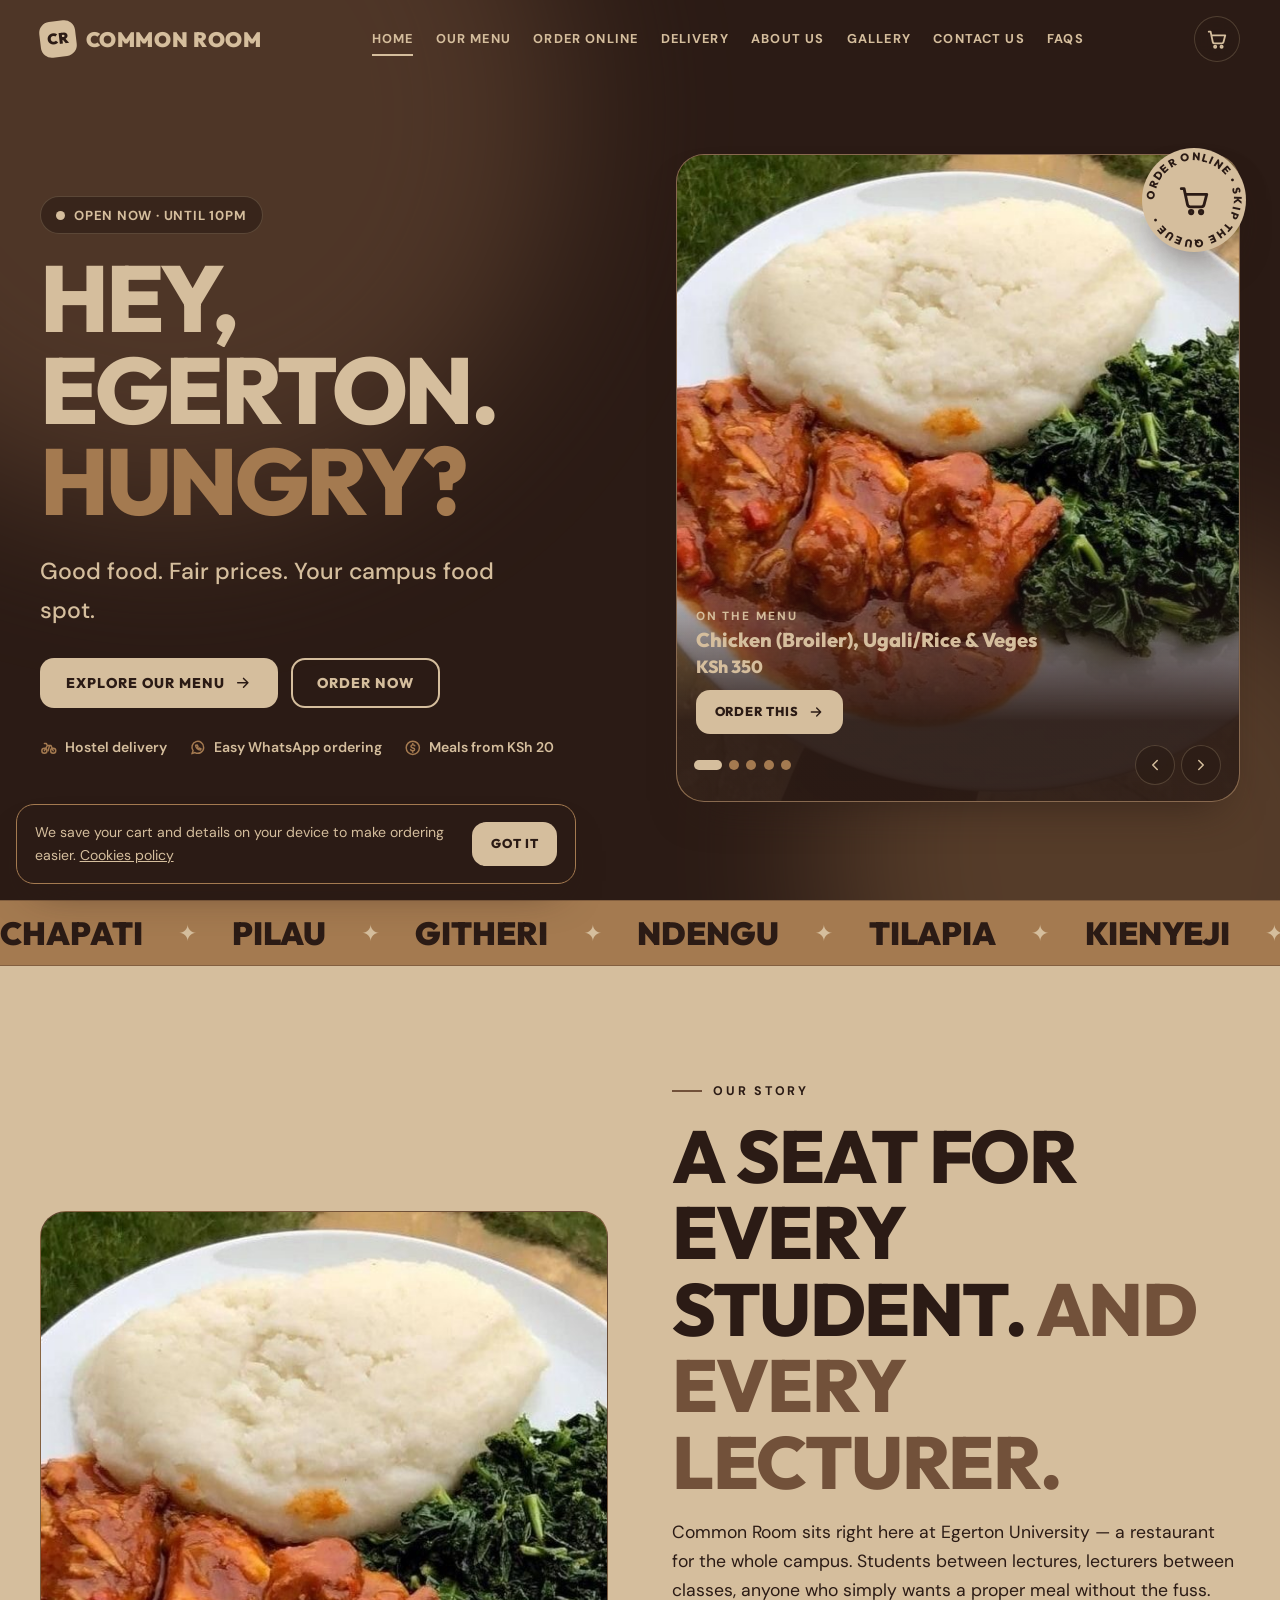
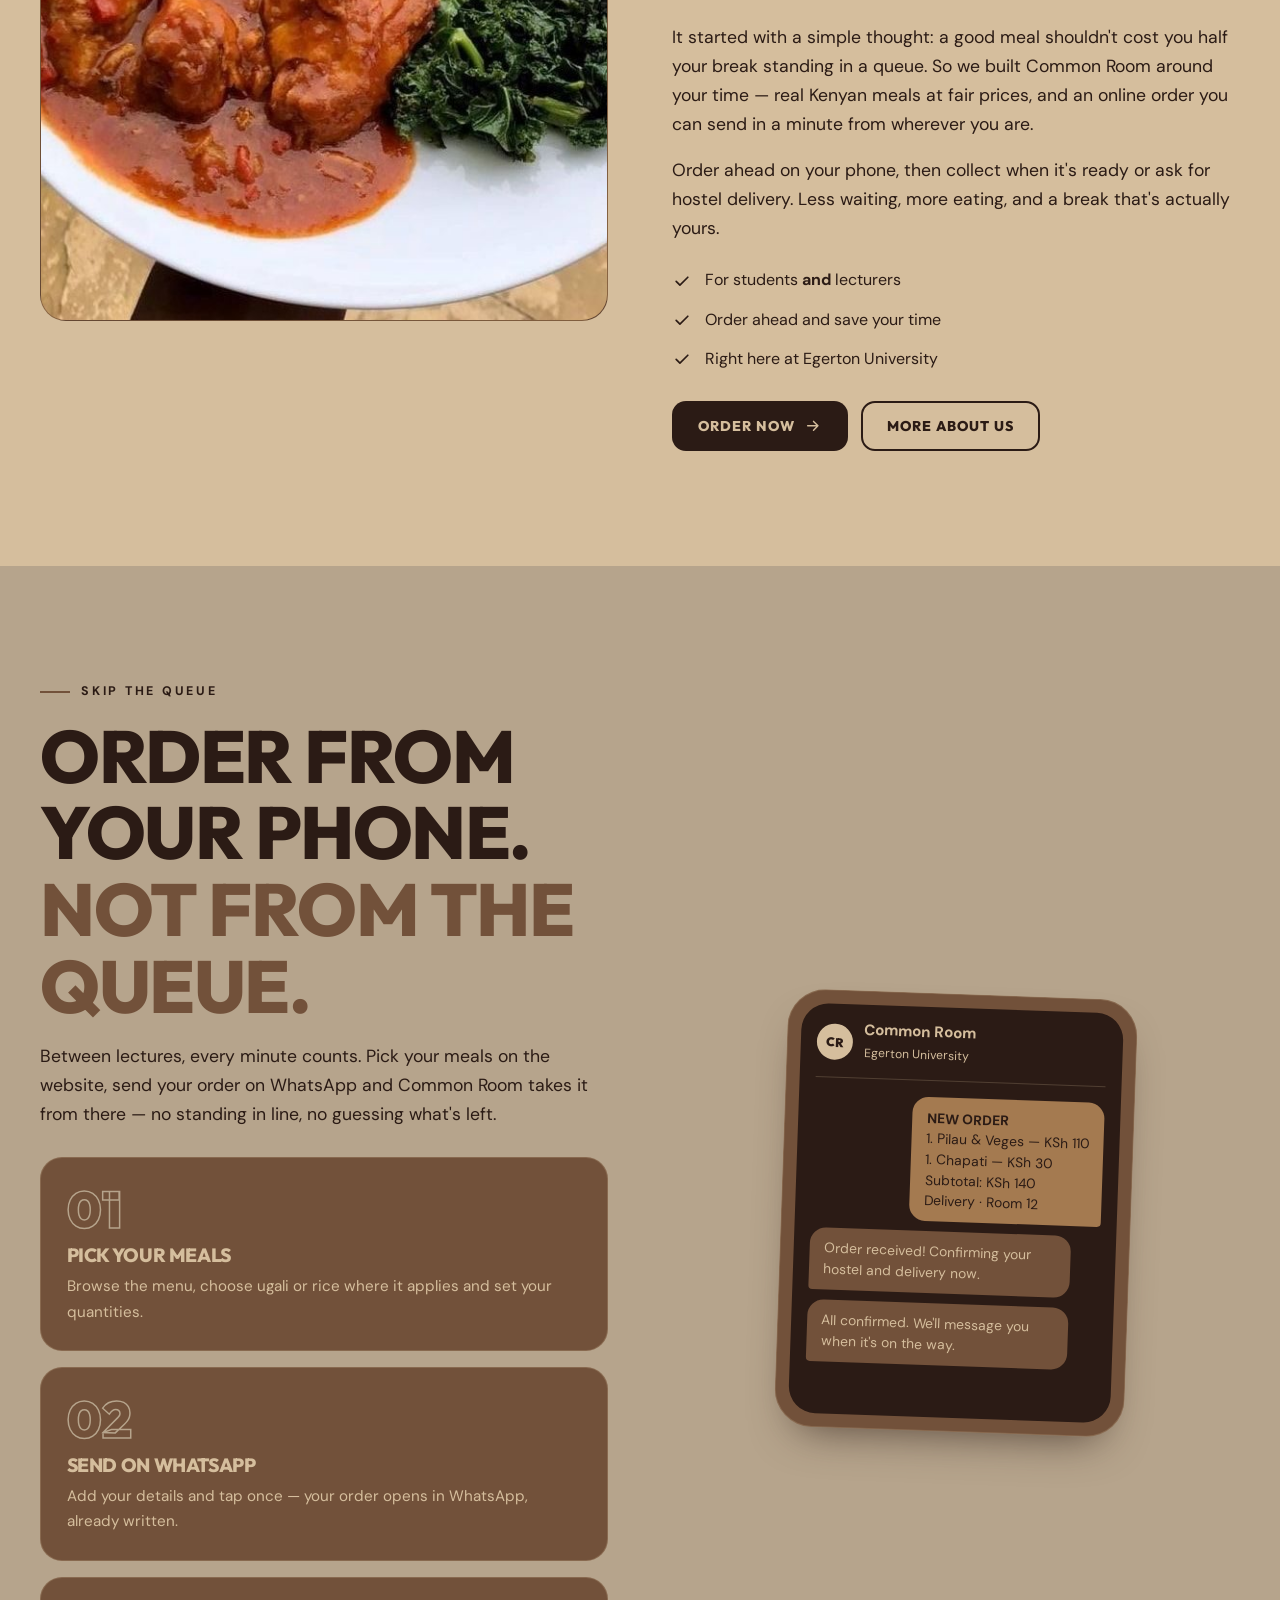
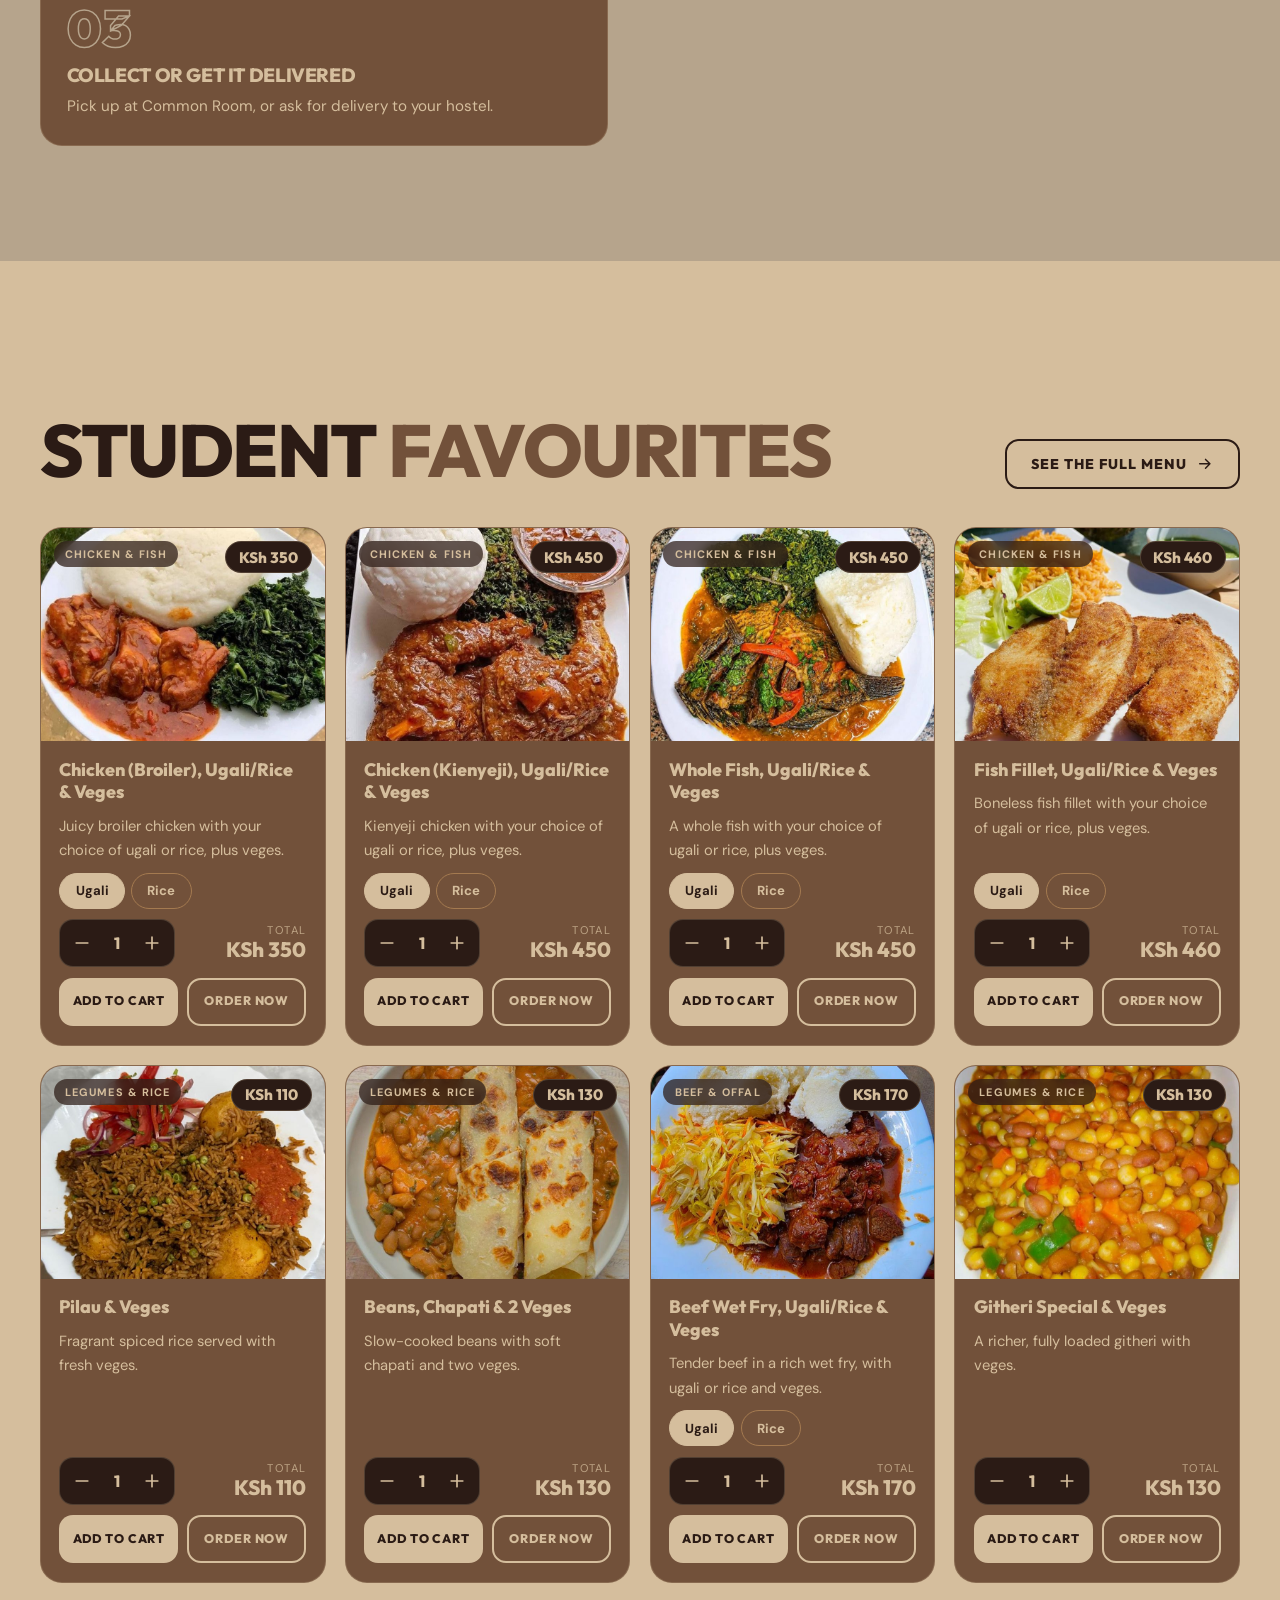
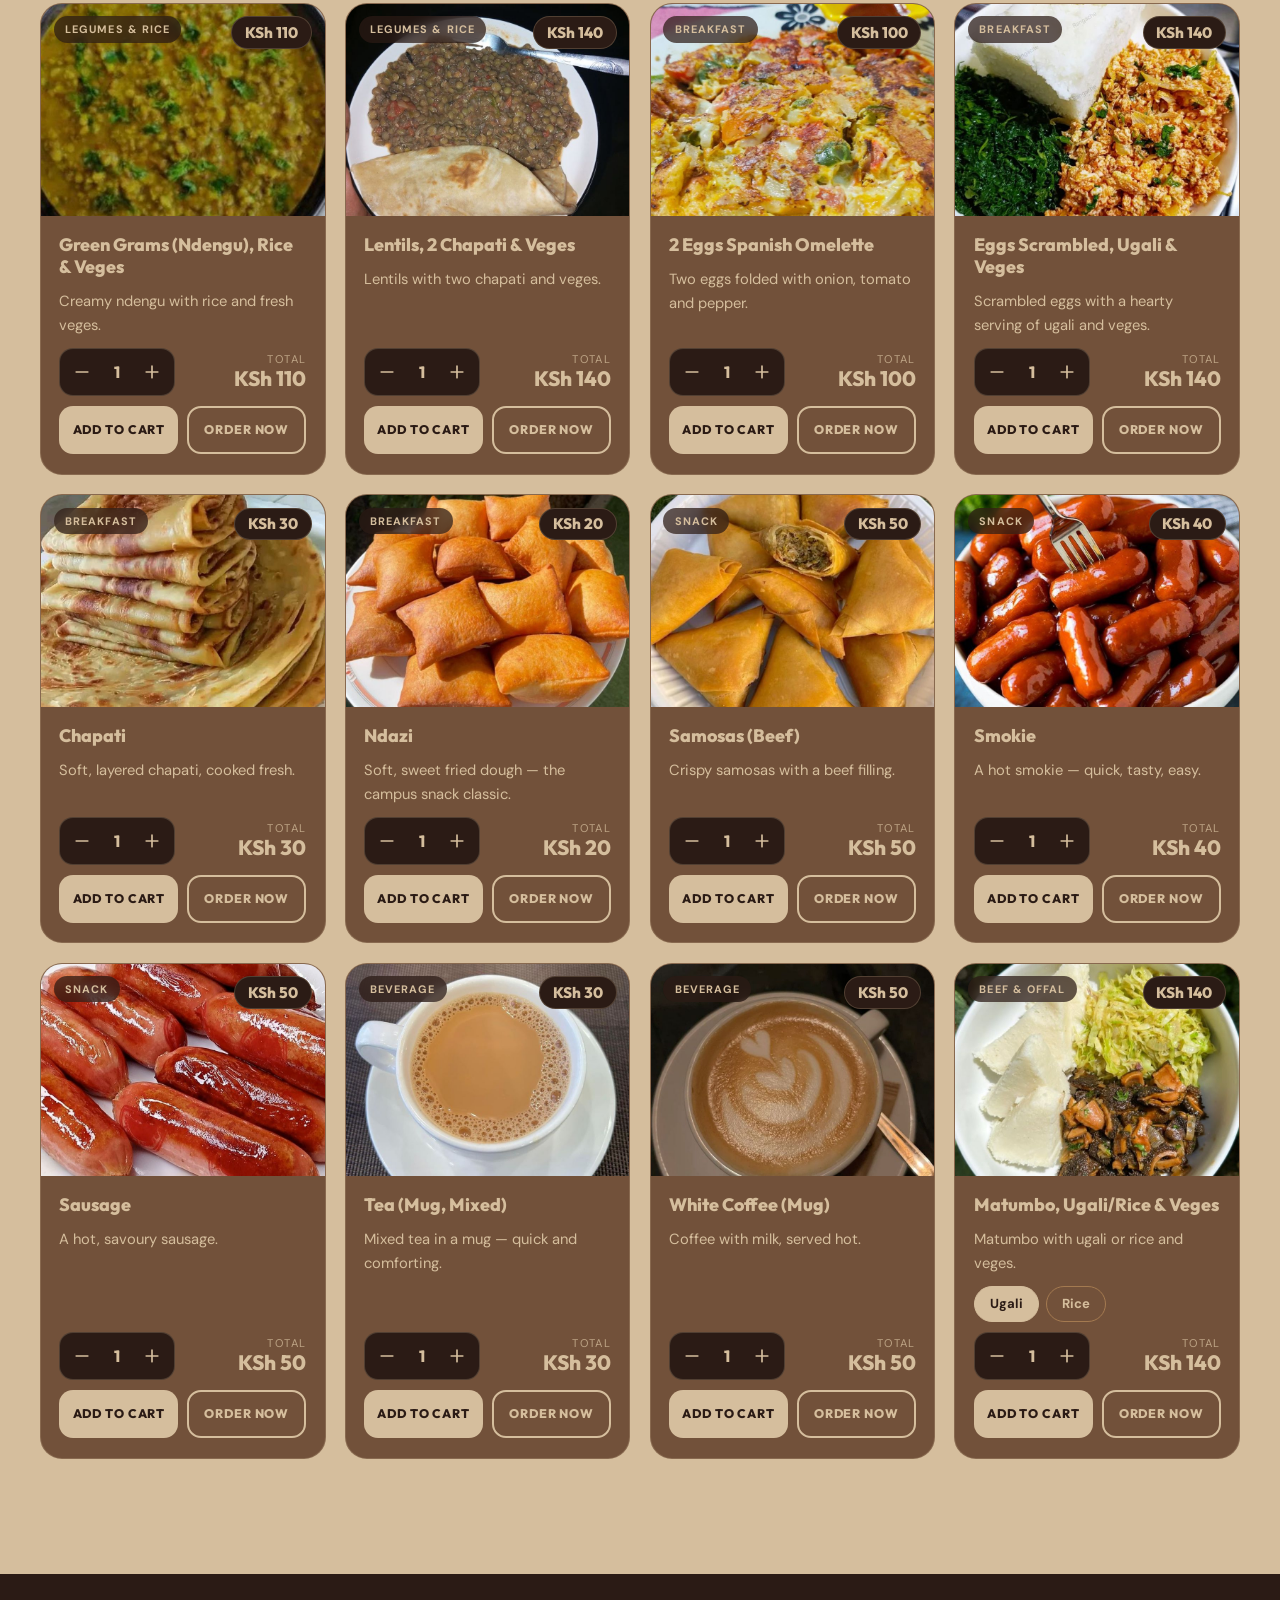
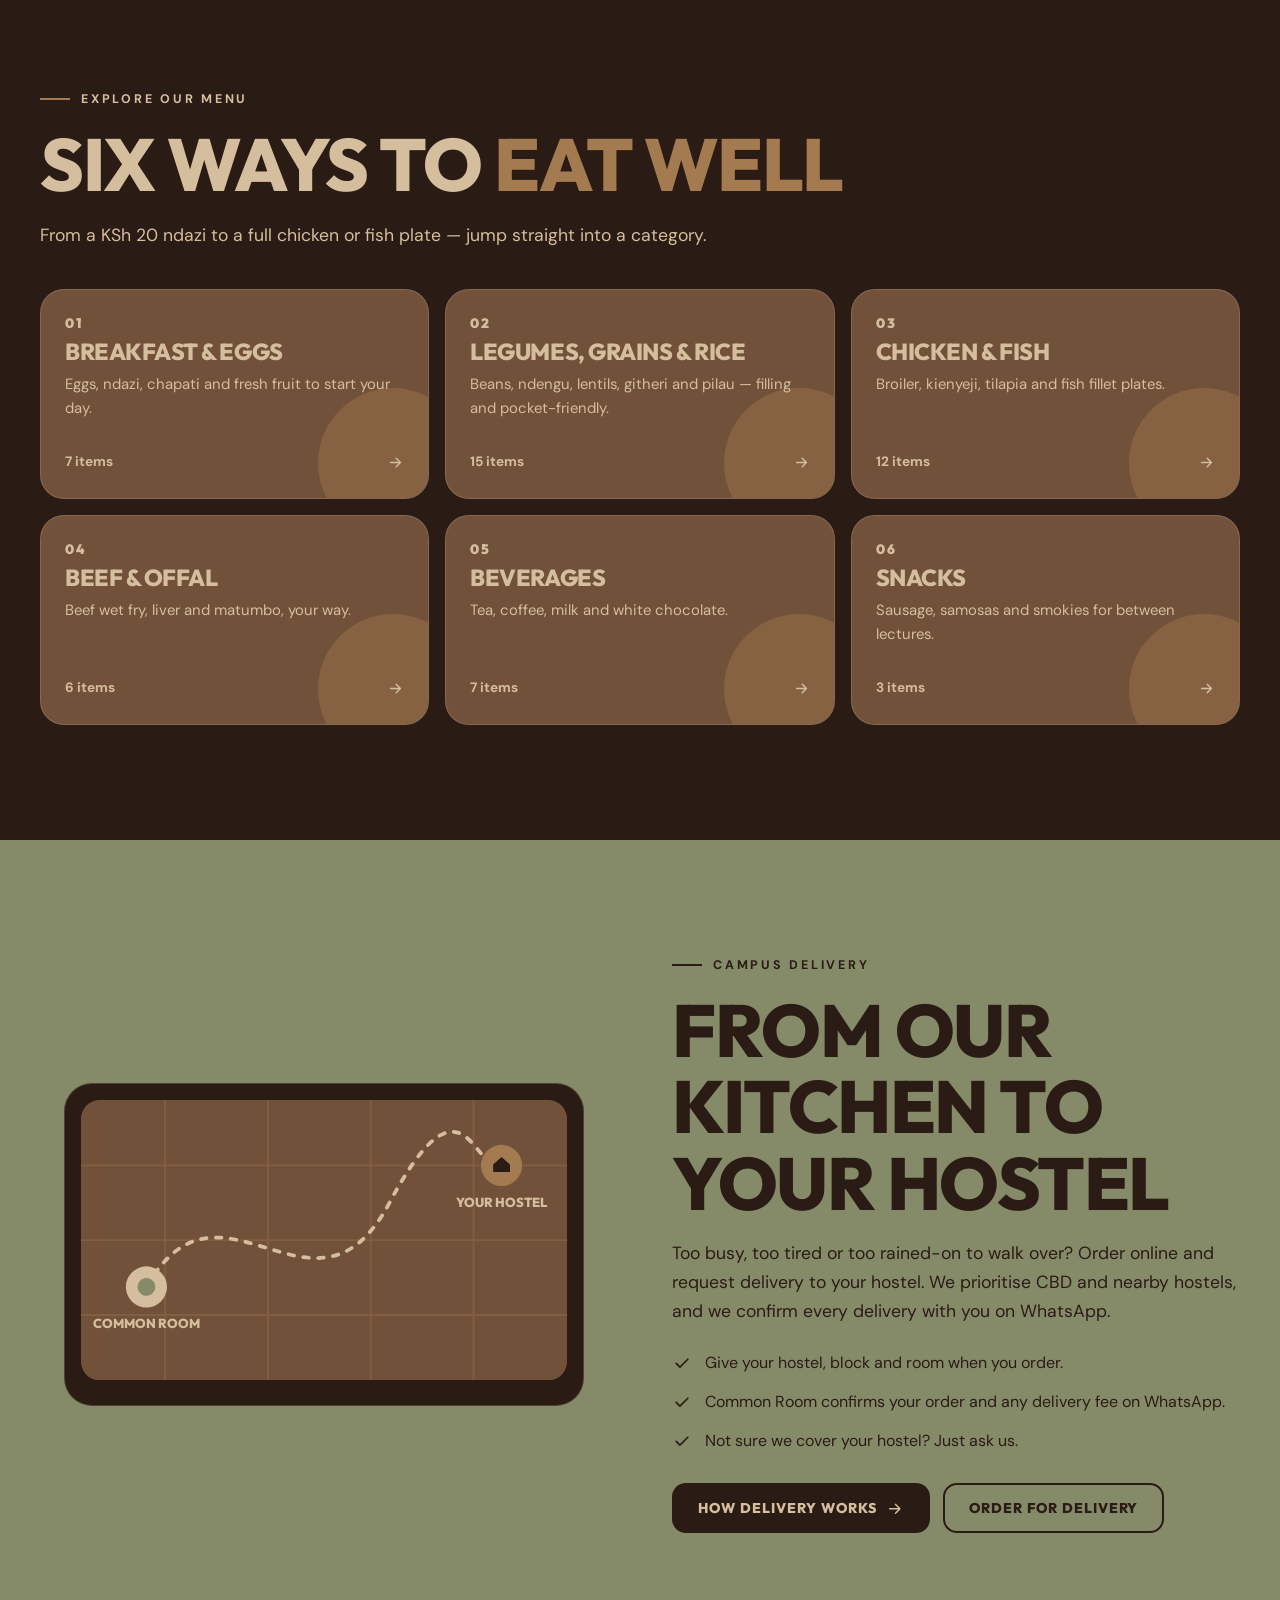
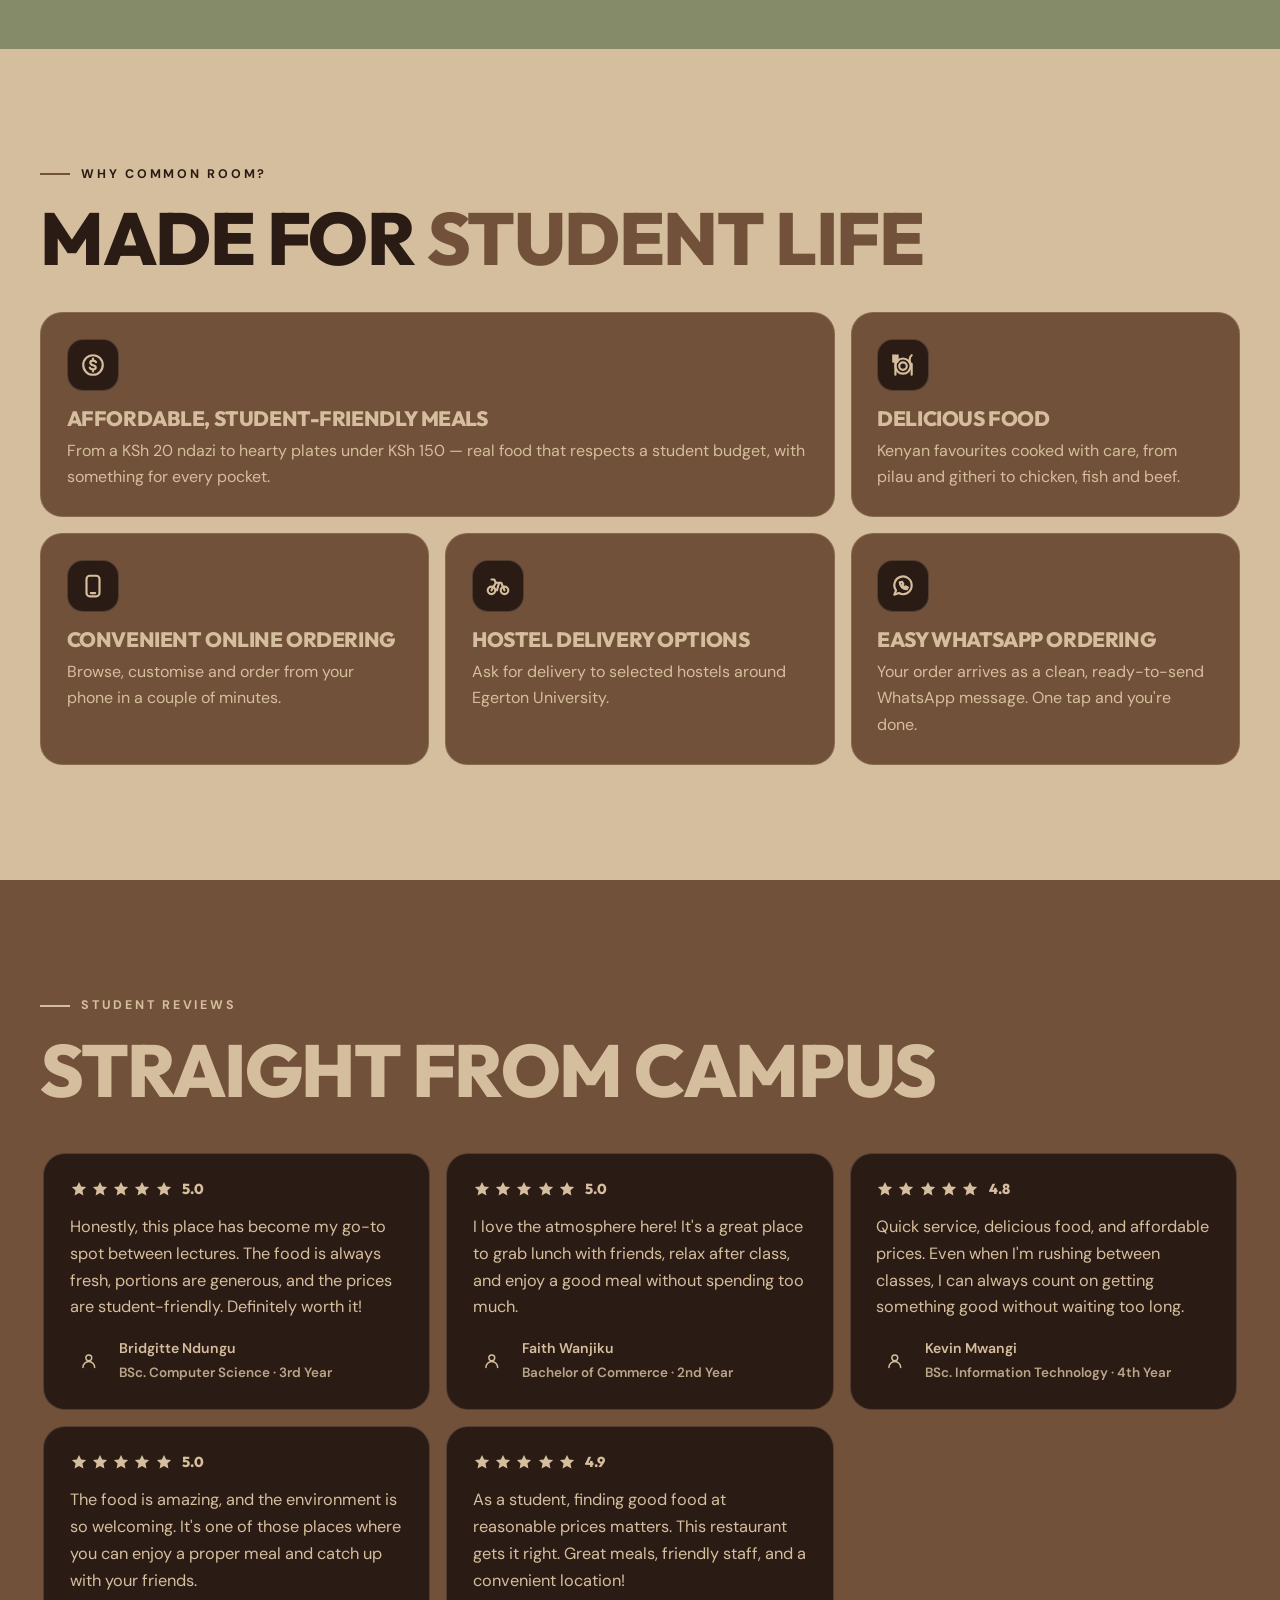
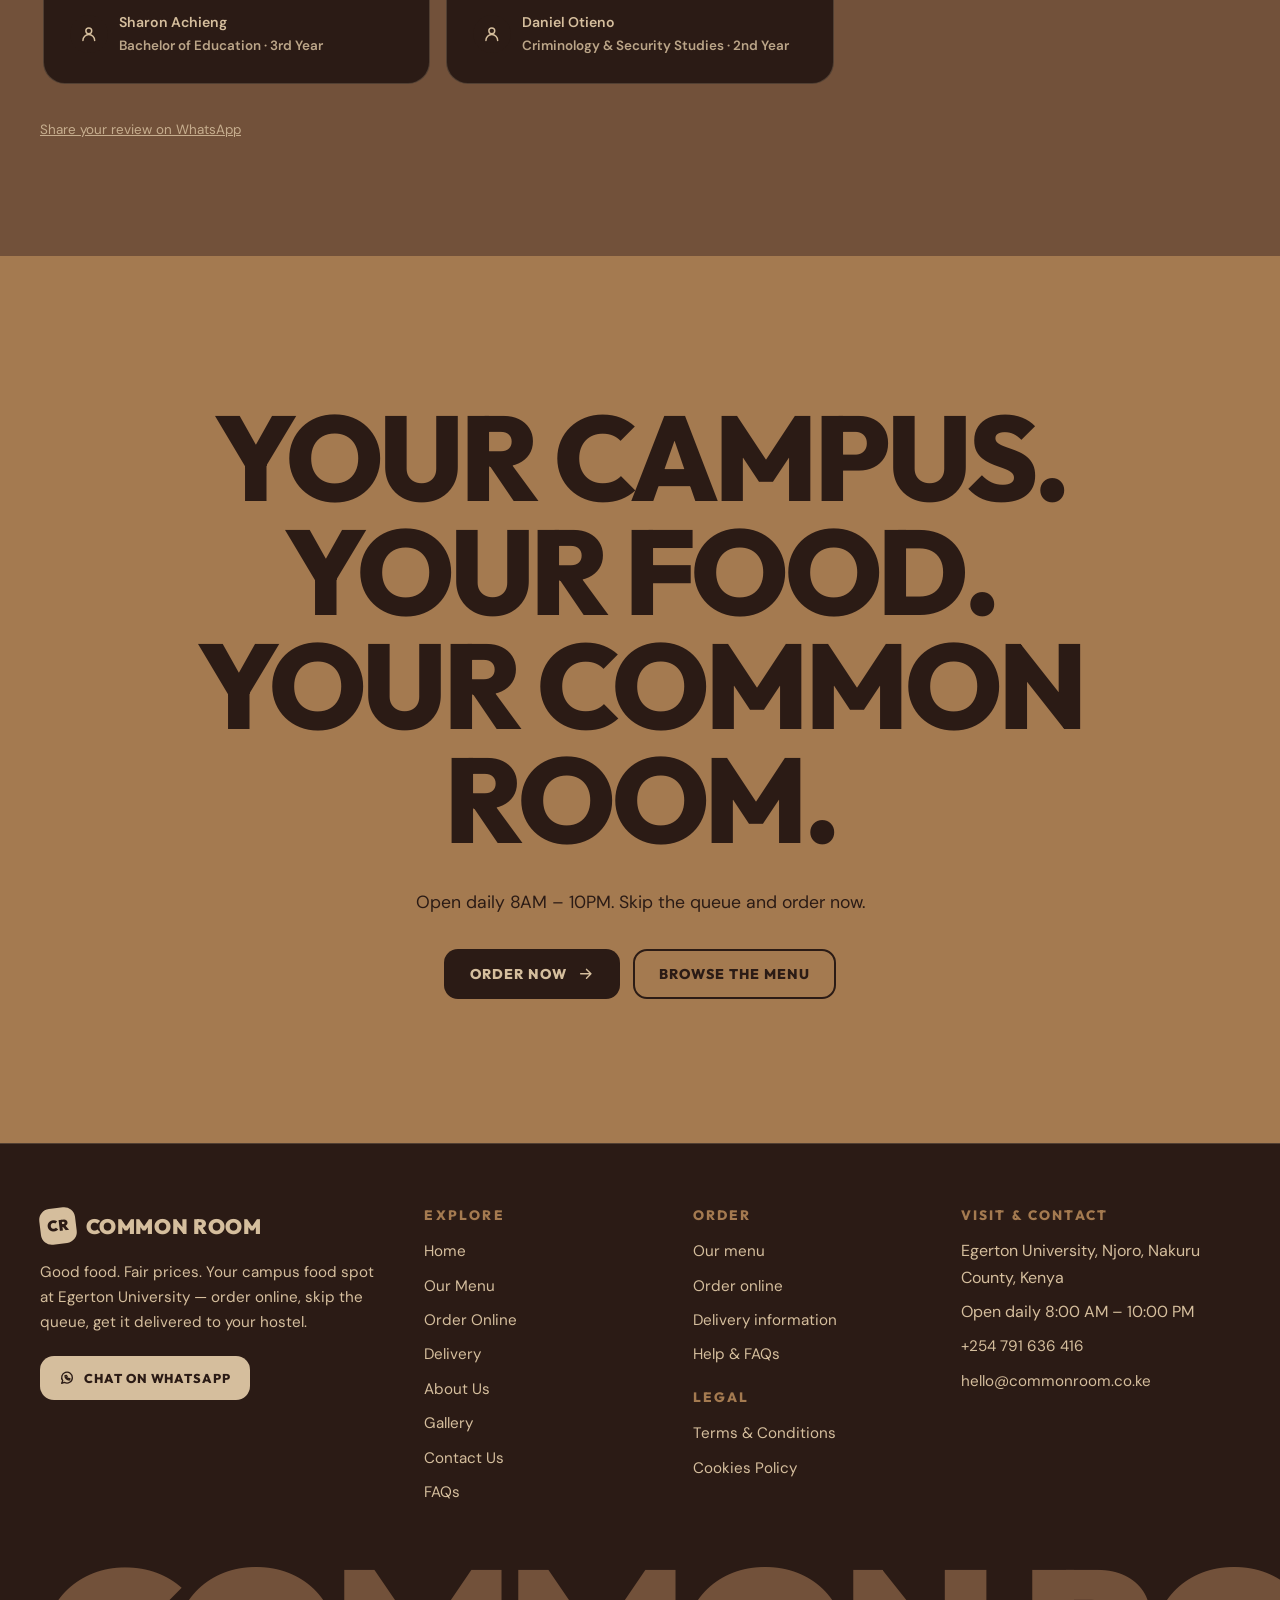
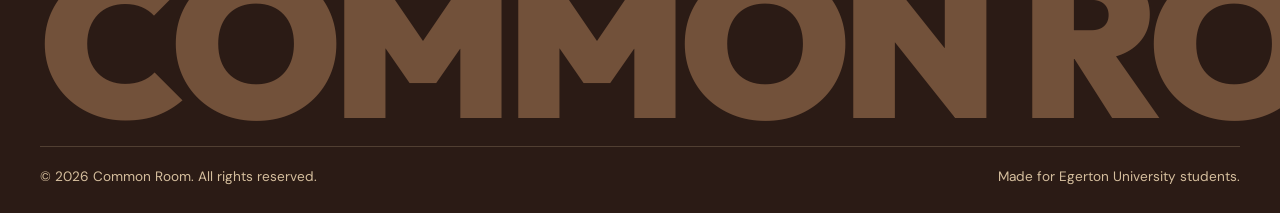
<file: index.html>
<!doctype html>
<html lang="en">
<head>
<meta charset="utf-8">
<meta name="viewport" content="width=device-width,initial-scale=1">
<title>COMMON ROOM — Student Food & Hostel Delivery at Egerton University</title>
<meta name="description" content="Common Room is the restaurant at Egerton University for students and lecturers. Browse the menu, order online, skip the queue and get food delivered to your hostel.">
<meta name="theme-color" content="#2B1B15">
<link rel="icon" href="data:image/svg+xml,%3Csvg xmlns='http://www.w3.org/2000/svg' viewBox='0 0 64 64'%3E%3Crect width='64' height='64' rx='16' fill='%23D5BE9D'/%3E%3Ctext x='32' y='42' font-size='28' font-weight='800' text-anchor='middle' fill='%232B1B15' font-family='Arial'%3ECR%3C/text%3E%3C/svg%3E">
<link rel="preconnect" href="https://fonts.googleapis.com"><link rel="preconnect" href="https://fonts.gstatic.com" crossorigin>
<link href="https://fonts.googleapis.com/css2?family=DM+Sans:wght@400;500;700&family=Outfit:wght@700;800;900&display=swap" rel="stylesheet">
<link rel="stylesheet" href="css/style.css">
<noscript><style>.pt{display:none}.rv,.fade,.show,.media img{opacity:1;transform:none}.ln>span{transform:none}</style></noscript>
</head>
<body data-page="index.html">
<main id="main">
<section class="hero"><div class="blob b1"></div><div class="blob b2"></div>
<div class="wrap hero-grid">
 <div class="hero-copy">
  <p class="pill fade" style="--i:0" data-open-badge></p>
  <h1 class="hero-title" aria-label="Hey, Egerton. Hungry?"><span class="ln"><span style="--i:0">HEY,</span></span><span class="ln"><span style="--i:1">EGERTON.</span></span><span class="ln hl"><span style="--i:2">HUNGRY?</span></span></h1>
  <p class="hero-sub fade" style="--i:3">Good food. Fair prices. Your campus food spot.</p>
  <div class="cta-row fade" style="--i:4"><a class="btn btn-primary" href="menu.html">Explore our menu <svg class="arr" viewBox="0 0 24 24" fill="none" stroke="currentColor" stroke-width="2" stroke-linecap="round" stroke-linejoin="round" aria-hidden="true"><path d="M5 12h14M13 6l6 6-6 6"/></svg></a><a class="btn btn-ghost" href="order.html">Order now</a></div>
  <div class="trust fade" style="--i:5"><span><svg viewBox="0 0 24 24" fill="none" stroke="currentColor" stroke-width="2" stroke-linecap="round" stroke-linejoin="round" aria-hidden="true"><circle cx="6" cy="16" r="3.500"/><circle cx="18" cy="16" r="3.500"/><path d="M6 16l4-7h5l3 7M10 9L8.500 6H6M13 9l-2 7"/></svg>Hostel delivery</span><span><svg viewBox="0 0 24 24" fill="none" stroke="currentColor" stroke-width="2" stroke-linecap="round" stroke-linejoin="round" aria-hidden="true"><path d="M20 11.5a8 8 0 0 1-11.900 7L4 20l1.600-4A8 8 0 1 1 20 11.500z"/><path d="M9 8.500c0 3.500 3 6.500 6.500 6.500l1-1.600-2-1-1 .8a4.500 4.500 0 0 1-2-2l.8-1-1-2L9 8.500z"/></svg>Easy WhatsApp ordering</span><span><svg viewBox="0 0 24 24" fill="none" stroke="currentColor" stroke-width="2" stroke-linecap="round" stroke-linejoin="round" aria-hidden="true"><circle cx="12" cy="12" r="9"/><path d="M9 14.5c.5 1 1.5 1.500 3 1.500s2.500-.700 2.500-1.800-1-1.500-2.500-1.900S9.500 11 9.500 9.800 10.500 8 12 8s2.300.5 2.800 1.300M12 6v2M12 16v2"/></svg>Meals from KSh 20</span></div>
 </div>
 <div class="show-wrap">
  <div class="sticker" aria-hidden="true"><svg viewBox="0 0 100 100"><defs><path id="circ" d="M50 50 m-38 0 a38 38 0 1 1 76 0 a38 38 0 1 1 -76 0"/></defs><text><textPath href="#circ">ORDER ONLINE • SKIP THE QUEUE • </textPath></text></svg><svg class="c" style="position:static;animation:none" viewBox="0 0 24 24" fill="none" stroke="currentColor" stroke-width="2" stroke-linecap="round" stroke-linejoin="round"><path d="M3 4h2l2.4 11.2a2 2 0 0 0 2 1.600h7.700a2 2 0 0 0 2-1.500L21 8H6"/><circle cx="10" cy="20.500" r="1.200"/><circle cx="17" cy="20.500" r="1.200"/></svg></div>
  <div class="show" data-show aria-roledescription="carousel" aria-label="Meals served at Common Room"><div class="slides"></div>
   <div class="show-ui"><div class="dots"></div><div class="nv"><button class="icon-btn" data-prev aria-label="Previous slide"><svg viewBox="0 0 24 24" fill="none" stroke="currentColor" stroke-width="2" stroke-linecap="round" stroke-linejoin="round" aria-hidden="true"><path d="M15 6l-6 6 6 6"/></svg></button><button class="icon-btn" data-next aria-label="Next slide"><svg viewBox="0 0 24 24" fill="none" stroke="currentColor" stroke-width="2" stroke-linecap="round" stroke-linejoin="round" aria-hidden="true"><path d="M9 6l6 6-6 6"/></svg></button></div></div>
  </div>
 </div>
</div></section>

<div class="marq t-car" aria-hidden="true"><div><span>Chapati</span><span>Pilau</span><span>Githeri</span><span>Ndengu</span><span>Tilapia</span><span>Kienyeji</span><span>Ndazi</span><span>Matumbo</span><span>Beans</span><span>Samosas</span></div></div>

<section class="sec" id="story"><div class="wrap split">
 <div class="media about-img" data-reveal="img" data-label="Common Room meals"><img onload="this.closest('.media').classList.add('loaded')" src="images/about/about-1.jpg" alt="Chicken stew, ugali and sukuma at Common Room" loading="lazy"></div>
 <div>
  <p class="eyebrow" data-reveal>Our story</p>
  <h2 class="h2" data-reveal>A seat for every student. <em>And every lecturer.</em></h2>
  <p class="lead" data-reveal>Common Room sits right here at Egerton University — a restaurant for the whole campus. Students between lectures, lecturers between classes, anyone who simply wants a proper meal without the fuss.</p>
  <p class="lead" data-reveal>It started with a simple thought: a good meal shouldn't cost you half your break standing in a queue. So we built Common Room around your time — real Kenyan meals at fair prices, and an online order you can send in a minute from wherever you are.</p>
  <p class="lead" data-reveal>Order ahead on your phone, then collect when it's ready or ask for hostel delivery. Less waiting, more eating, and a break that's actually yours.</p>
  <ul class="checks" data-stagger><li><svg viewBox="0 0 24 24" fill="none" stroke="currentColor" stroke-width="2" stroke-linecap="round" stroke-linejoin="round" aria-hidden="true"><path d="M5 12.5l4.5 4.5L19 7.5"/></svg><span>For students <b>and</b> lecturers</span></li><li><svg viewBox="0 0 24 24" fill="none" stroke="currentColor" stroke-width="2" stroke-linecap="round" stroke-linejoin="round" aria-hidden="true"><path d="M5 12.5l4.5 4.5L19 7.5"/></svg><span>Order ahead and save your time</span></li><li><svg viewBox="0 0 24 24" fill="none" stroke="currentColor" stroke-width="2" stroke-linecap="round" stroke-linejoin="round" aria-hidden="true"><path d="M5 12.5l4.5 4.5L19 7.5"/></svg><span>Right here at Egerton University</span></li></ul>
  <div class="cta-row" data-reveal><a class="btn btn-primary" href="order.html">Order now <svg class="arr" viewBox="0 0 24 24" fill="none" stroke="currentColor" stroke-width="2" stroke-linecap="round" stroke-linejoin="round" aria-hidden="true"><path d="M5 12h14M13 6l6 6-6 6"/></svg></a><a class="btn btn-ghost" href="about.html">More about us</a></div>
 </div>
</div></section>

<section class="sec t-taupe" id="skip-the-queue"><div class="wrap split">
 <div>
  <p class="eyebrow" data-reveal>Skip the queue</p>
  <h2 class="h2" data-reveal>Order from your phone. <em>Not from the queue.</em></h2>
  <p class="lead" data-reveal>Between lectures, every minute counts. Pick your meals on the website, send your order on WhatsApp and Common Room takes it from there — no standing in line, no guessing what's left.</p>
  <div class="steps c3" style="grid-template-columns:1fr" data-stagger>
   <div class="card step"><div class="n">01</div><h3>Pick your meals</h3><p>Browse the menu, choose ugali or rice where it applies and set your quantities.</p></div>
   <div class="card step"><div class="n">02</div><h3>Send on WhatsApp</h3><p>Add your details and tap once — your order opens in WhatsApp, already written.</p></div>
   <div class="card step"><div class="n">03</div><h3>Collect or get it delivered</h3><p>Pick up at Common Room, or ask for delivery to your hostel.</p></div>
  </div>
 </div>
 <div class="phone" data-reveal="left"><div class="phone-in">
  <div class="chat-top"><i>CR</i><div><b>Common Room</b><small>Egerton University</small></div></div>
  <div class="msg me" style="--i:0"><b>NEW ORDER</b><br>1. Pilau &amp; Veges — KSh 110<br>1. Chapati — KSh 30<br>Subtotal: KSh 140<br>Delivery · Room 12</div>
  <div class="msg them" style="--i:1">Order received! Confirming your hostel and delivery now.</div>
  <div class="msg them" style="--i:2">All confirmed. We'll message you when it's on the way.</div></div></div>
</div></section>

<section class="sec" id="popular"><div class="wrap">
 <div class="sec-head"><div><p class="eyebrow" data-reveal>Popular meals</p><h2 class="h2" data-reveal>Student <em>favourites</em></h2></div><a class="btn btn-ghost" href="menu.html" data-reveal>See the full menu <svg class="arr" viewBox="0 0 24 24" fill="none" stroke="currentColor" stroke-width="2" stroke-linecap="round" stroke-linejoin="round" aria-hidden="true"><path d="M5 12h14M13 6l6 6-6 6"/></svg></a></div>
 <div class="grid-food" data-popular></div>
</div></section>

<section class="sec t-dark" id="explore"><div class="wrap">
 <p class="eyebrow" data-reveal>Explore our menu</p>
 <div class="sec-head"><h2 class="h2" data-reveal>Six ways to <em>eat well</em></h2><p class="lead" style="margin:0" data-reveal>From a KSh 20 ndazi to a full chicken or fish plate — jump straight into a category.</p></div>
 <div class="tiles" data-cats data-stagger></div>
</div></section>

<section class="sec t-olive" id="delivery"><div class="wrap split flip">
 <div>
  <p class="eyebrow" data-reveal>Campus delivery</p>
  <h2 class="h2" data-reveal>From our kitchen <em>to your hostel</em></h2>
  <p class="lead" data-reveal>Too busy, too tired or too rained-on to walk over? Order online and request delivery to your hostel. We prioritise CBD and nearby hostels, and we confirm every delivery with you on WhatsApp.</p>
  <ul class="checks" data-stagger><li><svg viewBox="0 0 24 24" fill="none" stroke="currentColor" stroke-width="2" stroke-linecap="round" stroke-linejoin="round" aria-hidden="true"><path d="M5 12.5l4.5 4.5L19 7.5"/></svg><span>Give your hostel, block and room when you order.</span></li><li><svg viewBox="0 0 24 24" fill="none" stroke="currentColor" stroke-width="2" stroke-linecap="round" stroke-linejoin="round" aria-hidden="true"><path d="M5 12.5l4.5 4.5L19 7.5"/></svg><span>Common Room confirms your order and any delivery fee on WhatsApp.</span></li><li><svg viewBox="0 0 24 24" fill="none" stroke="currentColor" stroke-width="2" stroke-linecap="round" stroke-linejoin="round" aria-hidden="true"><path d="M5 12.5l4.5 4.5L19 7.5"/></svg><span>Not sure we cover your hostel? Just ask us.</span></li></ul>
  <div class="cta-row" data-reveal><a class="btn btn-primary" href="delivery.html">How delivery works <svg class="arr" viewBox="0 0 24 24" fill="none" stroke="currentColor" stroke-width="2" stroke-linecap="round" stroke-linejoin="round" aria-hidden="true"><path d="M5 12h14M13 6l6 6-6 6"/></svg></a><a class="btn btn-ghost" href="order.html">Order for delivery</a></div>
 </div>
 <div class="route" data-reveal="img"><svg viewBox="0 0 520 300" role="img" aria-label="Route from Common Room to your hostel">
  <rect width="520" height="300" rx="20" fill="#72513A"/>
  <g stroke="#A47A50" stroke-opacity=".35" stroke-width="2" fill="none"><path d="M0 70H520M0 150H520M0 230H520M90 0V300M200 0V300M310 0V300M420 0V300"/></g>
  <path class="dash" d="M70 200 C 150 60, 250 260, 330 110 S 420 80, 450 70" fill="none" stroke="#D5BE9D" stroke-width="4" stroke-linecap="round"/>
  <g transform="translate(70 200)"><circle r="22" fill="#D5BE9D"/><path d="M-8 6V-8h4v6h4v-6h4V6z" fill="#2B1B15"/></g>
  <g transform="translate(450 70)"><circle r="22" fill="#A47A50"/><path d="M-9 7V-1L0 -9L9 -1V7z" fill="#2B1B15"/></g>
  <circle class="rider" r="11" fill="#858B69" stroke="#D5BE9D" stroke-width="3"/>
  <text x="70" y="244" text-anchor="middle" font-family="Outfit,sans-serif" font-weight="800" font-size="14" fill="#D5BE9D">COMMON ROOM</text>
  <text x="450" y="114" text-anchor="middle" font-family="Outfit,sans-serif" font-weight="800" font-size="14" fill="#D5BE9D">YOUR HOSTEL</text></svg></div>
</div></section>

<section class="sec" id="why"><div class="wrap">
 <p class="eyebrow" data-reveal>Why Common Room?</p>
 <h2 class="h2" data-reveal style="margin-bottom:2.2rem">Made for <em>student life</em></h2>
 <div class="bento" data-stagger>
  <div class="card"><div class="ico"><svg viewBox="0 0 24 24" fill="none" stroke="currentColor" stroke-width="2" stroke-linecap="round" stroke-linejoin="round" aria-hidden="true"><circle cx="12" cy="12" r="9"/><path d="M9 14.5c.5 1 1.5 1.500 3 1.500s2.500-.700 2.500-1.800-1-1.500-2.500-1.900S9.500 11 9.500 9.800 10.500 8 12 8s2.300.5 2.800 1.300M12 6v2M12 16v2"/></svg></div><h3>Affordable, student-friendly meals</h3><p>From a KSh 20 ndazi to hearty plates under KSh 150 — real food that respects a student budget, with something for every pocket.</p></div>
  <div class="card"><div class="ico"><svg viewBox="0 0 24 24" fill="none" stroke="currentColor" stroke-width="2" stroke-linecap="round" stroke-linejoin="round" aria-hidden="true"><circle cx="12" cy="13" r="7"/><circle cx="12" cy="13" r="3.500"/><path d="M3 3v6M5 3v6M7 3v6M3 9h4M5 9v12M20 3c-2 1.500-2.500 5-1 8h1v10"/></svg></div><h3>Delicious food</h3><p>Kenyan favourites cooked with care, from pilau and githeri to chicken, fish and beef.</p></div>
  <div class="card"><div class="ico"><svg viewBox="0 0 24 24" fill="none" stroke="currentColor" stroke-width="2" stroke-linecap="round" stroke-linejoin="round" aria-hidden="true"><rect x="6" y="2.500" width="12" height="19" rx="3"/><path d="M10 18.500h4"/></svg></div><h3>Convenient online ordering</h3><p>Browse, customise and order from your phone in a couple of minutes.</p></div>
  <div class="card"><div class="ico"><svg viewBox="0 0 24 24" fill="none" stroke="currentColor" stroke-width="2" stroke-linecap="round" stroke-linejoin="round" aria-hidden="true"><circle cx="6" cy="16" r="3.500"/><circle cx="18" cy="16" r="3.500"/><path d="M6 16l4-7h5l3 7M10 9L8.500 6H6M13 9l-2 7"/></svg></div><h3>Hostel delivery options</h3><p>Ask for delivery to selected hostels around Egerton University.</p></div>
  <div class="card"><div class="ico"><svg viewBox="0 0 24 24" fill="none" stroke="currentColor" stroke-width="2" stroke-linecap="round" stroke-linejoin="round" aria-hidden="true"><path d="M20 11.5a8 8 0 0 1-11.900 7L4 20l1.600-4A8 8 0 1 1 20 11.500z"/><path d="M9 8.500c0 3.500 3 6.500 6.500 6.500l1-1.600-2-1-1 .8a4.500 4.500 0 0 1-2-2l.8-1-1-2L9 8.500z"/></svg></div><h3>Easy WhatsApp ordering</h3><p>Your order arrives as a clean, ready-to-send WhatsApp message. One tap and you're done.</p></div>
 </div>
</div></section>

<section class="sec t-brown" id="reviews"><div class="wrap">
 <div class="sec-head"><div><p class="eyebrow" data-reveal>Student reviews</p><h2 class="h2" data-reveal>Straight from <em>campus</em></h2></div></div>
 <div class="reviews" data-reviews></div>
 <p class="note" style="margin-top:1rem" data-review-note></p>
</div></section>

<section class="final t-car"><div class="wrap">
 <h2 data-reveal>YOUR CAMPUS.<br><em>YOUR FOOD.</em><br>YOUR COMMON ROOM.</h2>
 <p class="lead" style="margin:0 auto 2rem;text-align:center" data-reveal>Open daily 8AM – 10PM. Skip the queue and order now.</p>
 <div class="cta-row" data-reveal><a class="btn btn-primary" href="order.html">Order now <svg class="arr" viewBox="0 0 24 24" fill="none" stroke="currentColor" stroke-width="2" stroke-linecap="round" stroke-linejoin="round" aria-hidden="true"><path d="M5 12h14M13 6l6 6-6 6"/></svg></a><a class="btn btn-ghost" href="menu.html">Browse the menu</a></div>
</div></section>
</main>
<script src="js/data.js"></script>
<script src="js/app.js"></script>
</body>
</html>
</file>
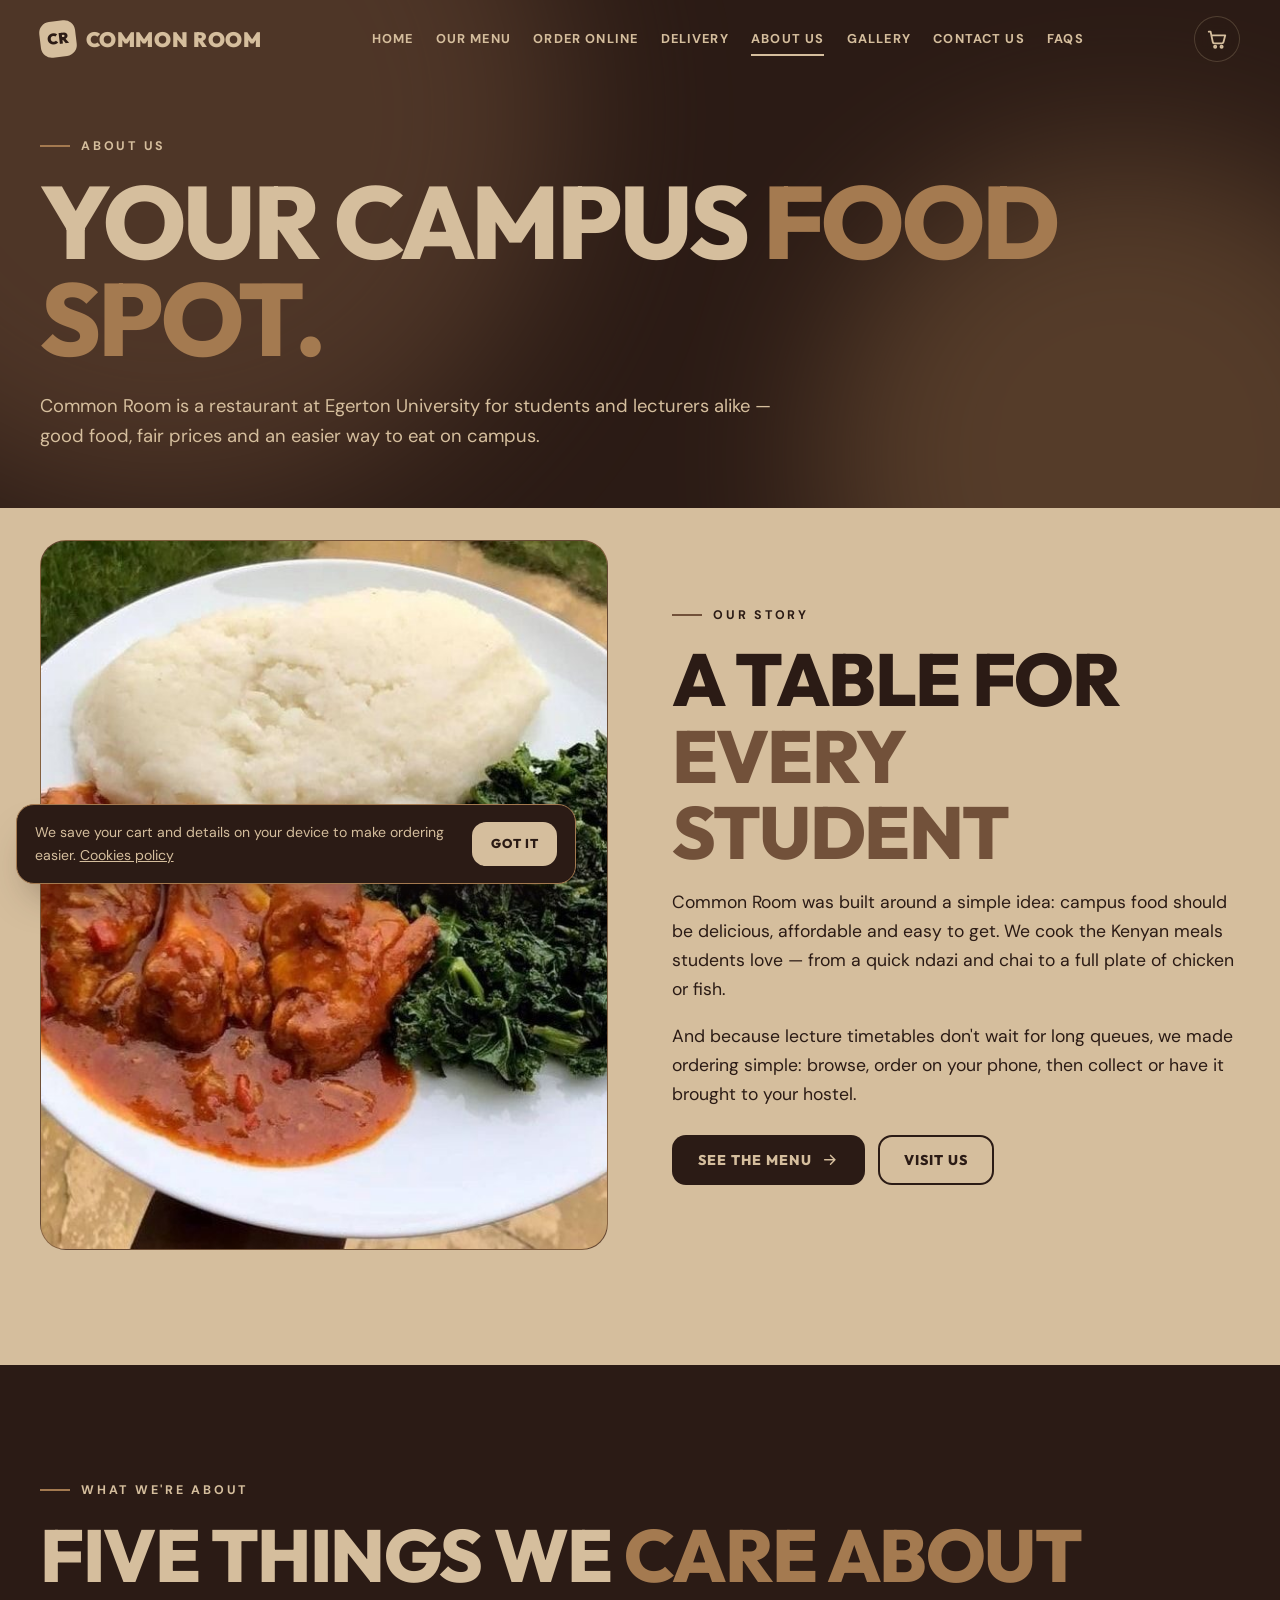
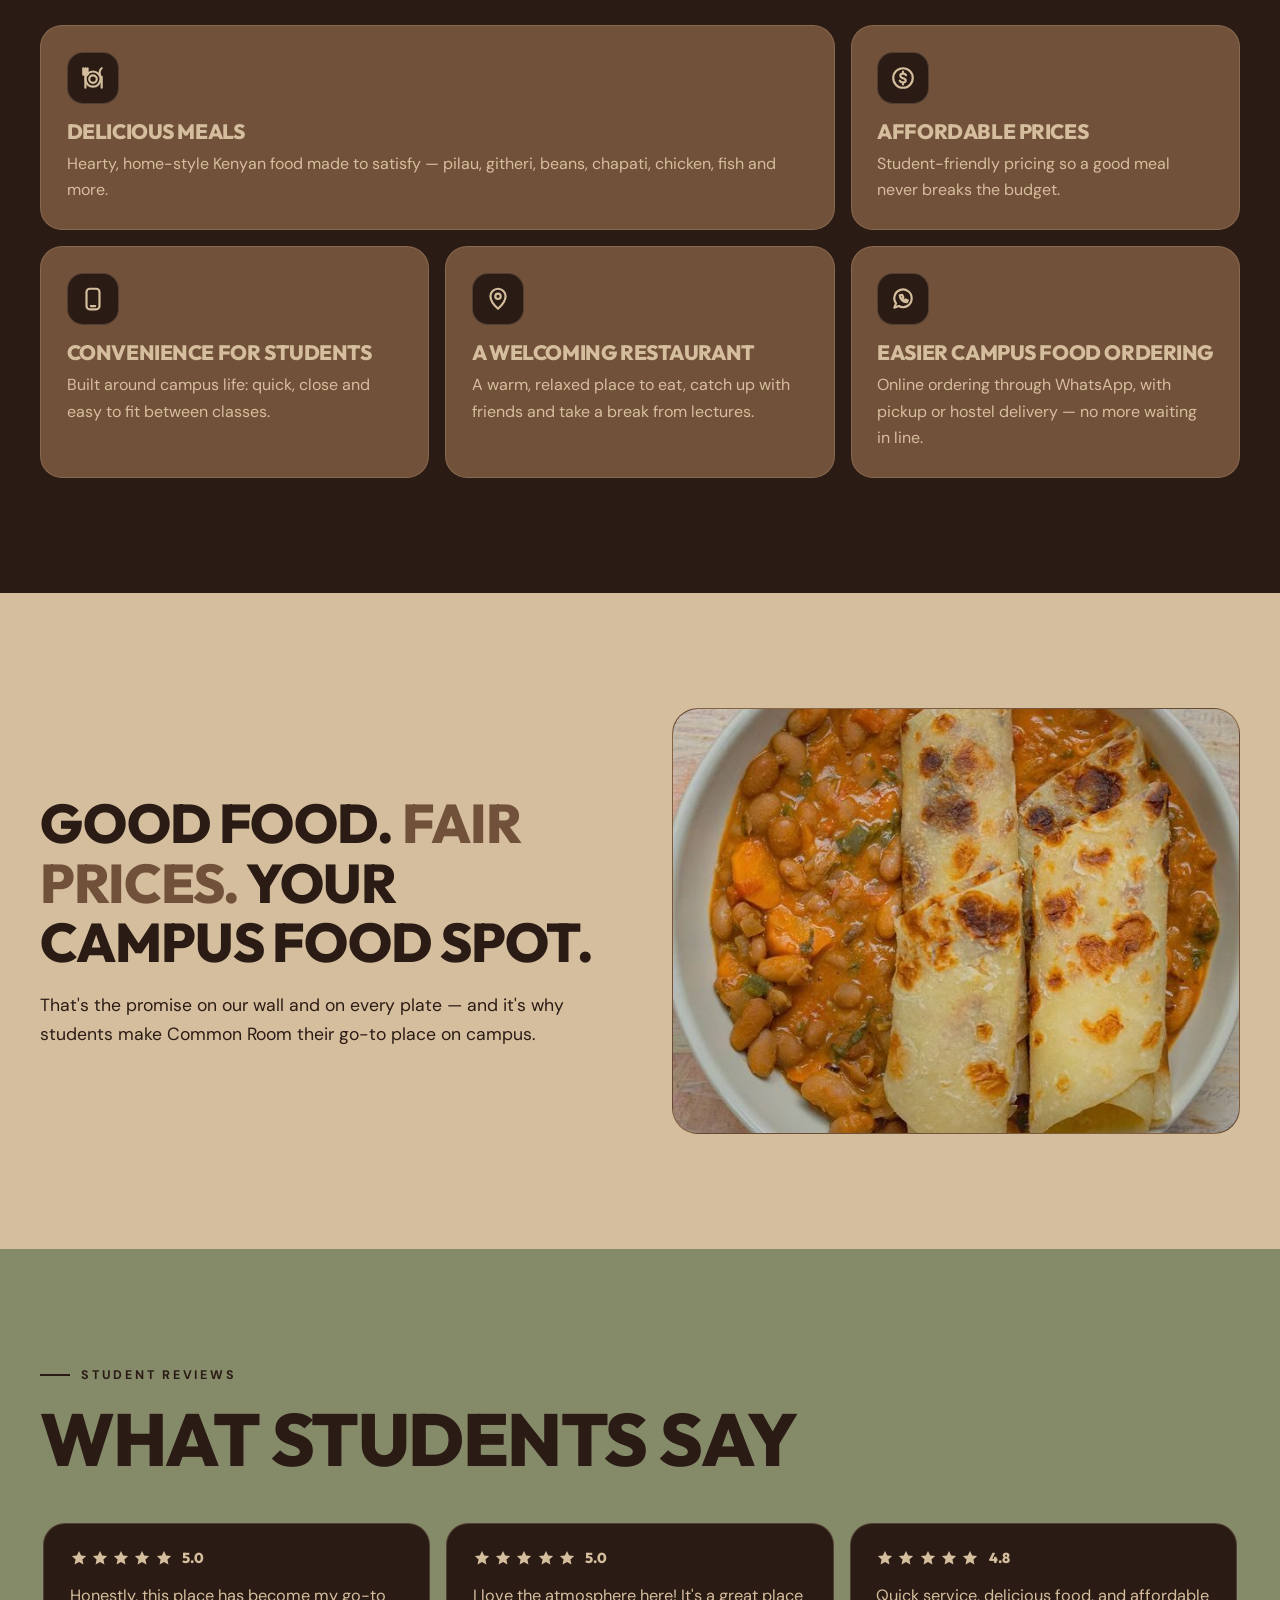
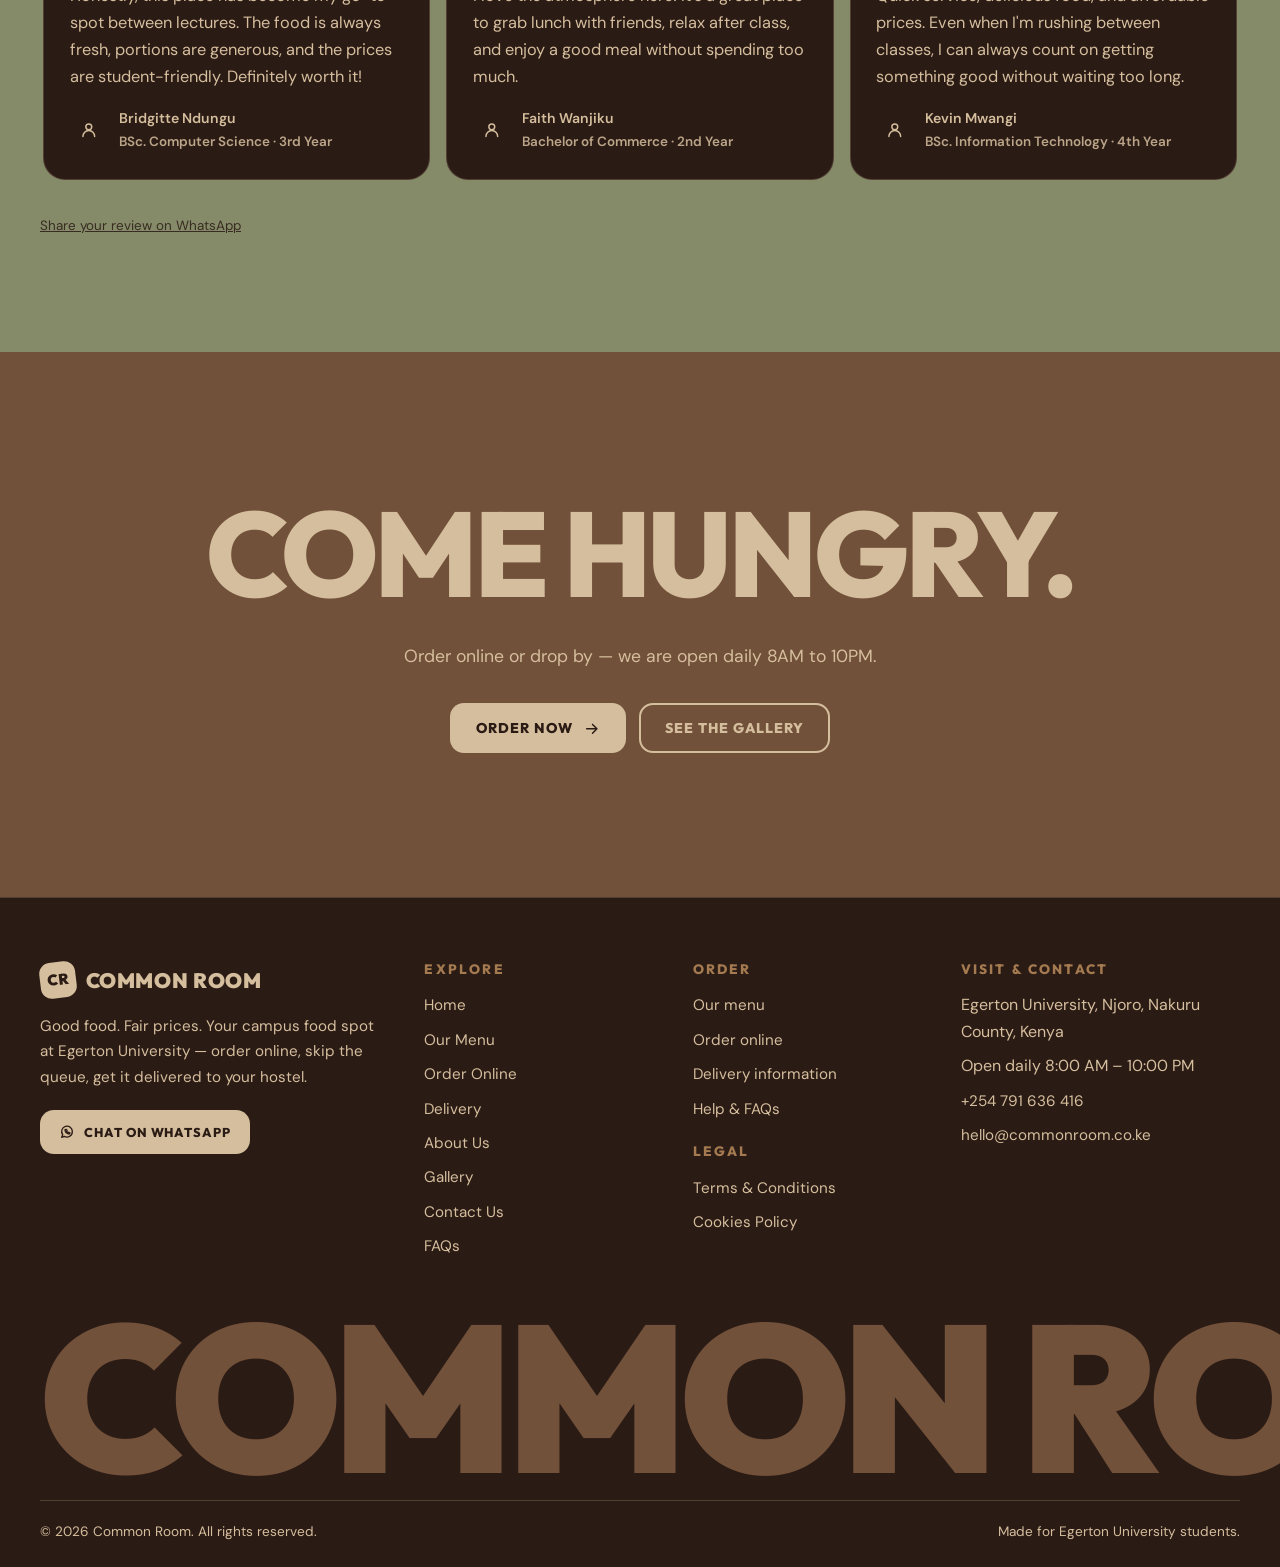
<file: about.html>
<!doctype html>
<html lang="en">
<head>
<meta charset="utf-8">
<meta name="viewport" content="width=device-width,initial-scale=1">
<title>About Us — COMMON ROOM, Egerton University</title>
<meta name="description" content="Common Room is a welcoming campus restaurant at Egerton University serving delicious, affordable meals and making food ordering easier for students.">
<meta name="theme-color" content="#2B1B15">
<link rel="icon" href="data:image/svg+xml,%3Csvg xmlns='http://www.w3.org/2000/svg' viewBox='0 0 64 64'%3E%3Crect width='64' height='64' rx='16' fill='%23D5BE9D'/%3E%3Ctext x='32' y='42' font-size='28' font-weight='800' text-anchor='middle' fill='%232B1B15' font-family='Arial'%3ECR%3C/text%3E%3C/svg%3E">
<link rel="preconnect" href="https://fonts.googleapis.com"><link rel="preconnect" href="https://fonts.gstatic.com" crossorigin>
<link href="https://fonts.googleapis.com/css2?family=DM+Sans:wght@400;500;700&family=Outfit:wght@700;800;900&display=swap" rel="stylesheet">
<link rel="stylesheet" href="css/style.css">
<noscript><style>.pt{display:none}.rv,.fade,.show,.media img{opacity:1;transform:none}.ln>span{transform:none}</style></noscript>
</head>
<body data-page="about.html">
<header class="page-hero"><div class="blob b1"></div><div class="blob b2"></div><div class="wrap">
<p class="eyebrow fade" style="--i:0">About us</p><h1><span class="ln"><span style="--i:0">YOUR CAMPUS <em>FOOD SPOT.</em></span></span></h1><p class="lead fade" style="--i:2">Common Room is a restaurant at Egerton University for students and lecturers alike — good food, fair prices and an easier way to eat on campus.</p></div></header>
<main id="main">
<section class="sec tight"><div class="wrap split">
 <div class="media about-img" data-reveal="img" data-label="Common Room restaurant"><img onload="this.closest('.media').classList.add('loaded')" src="images/about/about-1.jpg" alt="Chicken stew, ugali and sukuma" loading="lazy"></div>
 <div><p class="eyebrow" data-reveal>Our story</p><h2 class="h2" data-reveal>A table for <em>every student</em></h2>
  <p class="lead" data-reveal>Common Room was built around a simple idea: campus food should be delicious, affordable and easy to get. We cook the Kenyan meals students love — from a quick ndazi and chai to a full plate of chicken or fish.</p>
  <p class="lead" data-reveal>And because lecture timetables don't wait for long queues, we made ordering simple: browse, order on your phone, then collect or have it brought to your hostel.</p>
  <div class="cta-row" style="margin-top:1.6rem" data-reveal><a class="btn btn-primary" href="menu.html">See the menu <svg class="arr" viewBox="0 0 24 24" fill="none" stroke="currentColor" stroke-width="2" stroke-linecap="round" stroke-linejoin="round" aria-hidden="true"><path d="M5 12h14M13 6l6 6-6 6"/></svg></a><a class="btn btn-ghost" href="contact.html">Visit us</a></div></div>
</div></section>

<section class="sec t-dark"><div class="wrap"><p class="eyebrow" data-reveal>What we're about</p><h2 class="h2" data-reveal style="margin-bottom:2rem">Five things we <em>care about</em></h2>
 <div class="bento" data-stagger>
  <div class="card"><div class="ico"><svg viewBox="0 0 24 24" fill="none" stroke="currentColor" stroke-width="2" stroke-linecap="round" stroke-linejoin="round" aria-hidden="true"><circle cx="12" cy="13" r="7"/><circle cx="12" cy="13" r="3.500"/><path d="M3 3v6M5 3v6M7 3v6M3 9h4M5 9v12M20 3c-2 1.500-2.500 5-1 8h1v10"/></svg></div><h3>Delicious meals</h3><p>Hearty, home-style Kenyan food made to satisfy — pilau, githeri, beans, chapati, chicken, fish and more.</p></div>
  <div class="card"><div class="ico"><svg viewBox="0 0 24 24" fill="none" stroke="currentColor" stroke-width="2" stroke-linecap="round" stroke-linejoin="round" aria-hidden="true"><circle cx="12" cy="12" r="9"/><path d="M9 14.5c.5 1 1.5 1.500 3 1.500s2.500-.700 2.500-1.800-1-1.500-2.500-1.900S9.500 11 9.500 9.800 10.500 8 12 8s2.300.5 2.800 1.300M12 6v2M12 16v2"/></svg></div><h3>Affordable prices</h3><p>Student-friendly pricing so a good meal never breaks the budget.</p></div>
  <div class="card"><div class="ico"><svg viewBox="0 0 24 24" fill="none" stroke="currentColor" stroke-width="2" stroke-linecap="round" stroke-linejoin="round" aria-hidden="true"><rect x="6" y="2.500" width="12" height="19" rx="3"/><path d="M10 18.500h4"/></svg></div><h3>Convenience for students</h3><p>Built around campus life: quick, close and easy to fit between classes.</p></div>
  <div class="card"><div class="ico"><svg viewBox="0 0 24 24" fill="none" stroke="currentColor" stroke-width="2" stroke-linecap="round" stroke-linejoin="round" aria-hidden="true"><path d="M12 21s7-6.200 7-11.500A7 7 0 0 0 5 9.500C5 14.800 12 21 12 21z"/><circle cx="12" cy="9.500" r="2.500"/></svg></div><h3>A welcoming restaurant</h3><p>A warm, relaxed place to eat, catch up with friends and take a break from lectures.</p></div>
  <div class="card"><div class="ico"><svg viewBox="0 0 24 24" fill="none" stroke="currentColor" stroke-width="2" stroke-linecap="round" stroke-linejoin="round" aria-hidden="true"><path d="M20 11.5a8 8 0 0 1-11.900 7L4 20l1.600-4A8 8 0 1 1 20 11.500z"/><path d="M9 8.500c0 3.500 3 6.500 6.500 6.500l1-1.600-2-1-1 .8a4.500 4.500 0 0 1-2-2l.8-1-1-2L9 8.500z"/></svg></div><h3>Easier campus food ordering</h3><p>Online ordering through WhatsApp, with pickup or hostel delivery — no more waiting in line.</p></div>
 </div></div></section>

<section class="sec"><div class="wrap split flip">
 <div class="media about-img" data-reveal="img" data-label="Common Room kitchen" style="aspect-ratio:4/3"><img onload="this.closest('.media').classList.add('loaded')" src="images/about/about-2.jpg" alt="Beans and chapati" loading="lazy"></div>
 <div><p class="quote-band" data-reveal>Good food. <em>Fair prices.</em> Your campus food spot.</p>
  <p class="lead" data-reveal>That's the promise on our wall and on every plate — and it's why students make Common Room their go-to place on campus.</p></div>
</div></section>

<section class="sec t-olive"><div class="wrap"><div class="sec-head"><div><p class="eyebrow" data-reveal>Student reviews</p><h2 class="h2" data-reveal>What students <em>say</em></h2></div></div>
 <div class="reviews" data-reviews="short"></div><p class="note" style="margin-top:1rem" data-review-note></p></div></section>
<section class="final t-brown"><div class="wrap"><h2 data-reveal>COME <em>HUNGRY.</em></h2><p class="lead" style="margin:0 auto 2rem;text-align:center" data-reveal>Order online or drop by — we are open daily 8AM to 10PM.</p><div class="cta-row" data-reveal><a class="btn btn-primary" href="order.html">Order now <svg class="arr" viewBox="0 0 24 24" fill="none" stroke="currentColor" stroke-width="2" stroke-linecap="round" stroke-linejoin="round" aria-hidden="true"><path d="M5 12h14M13 6l6 6-6 6"/></svg></a><a class="btn btn-ghost" href="gallery.html">See the gallery</a></div></div></section>
</main>
<script src="js/data.js"></script>
<script src="js/app.js"></script>
</body>
</html>
</file>
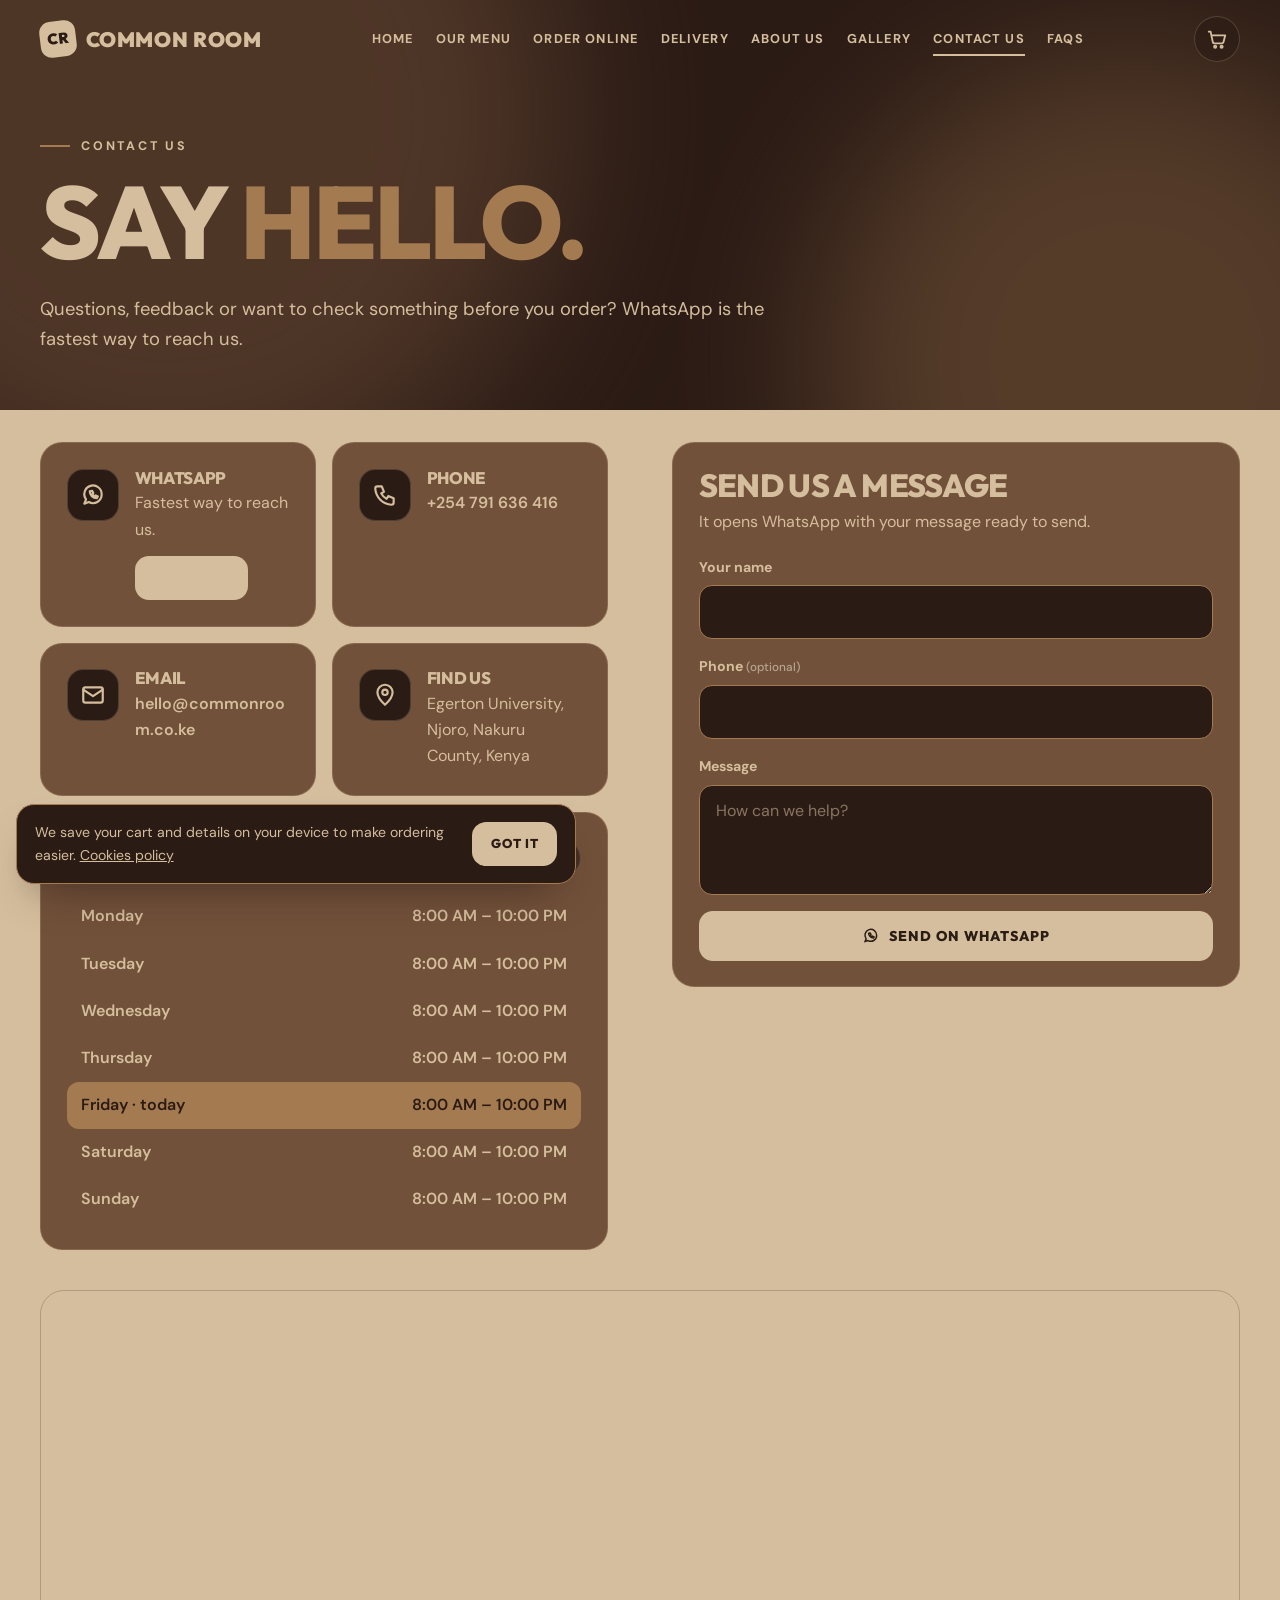
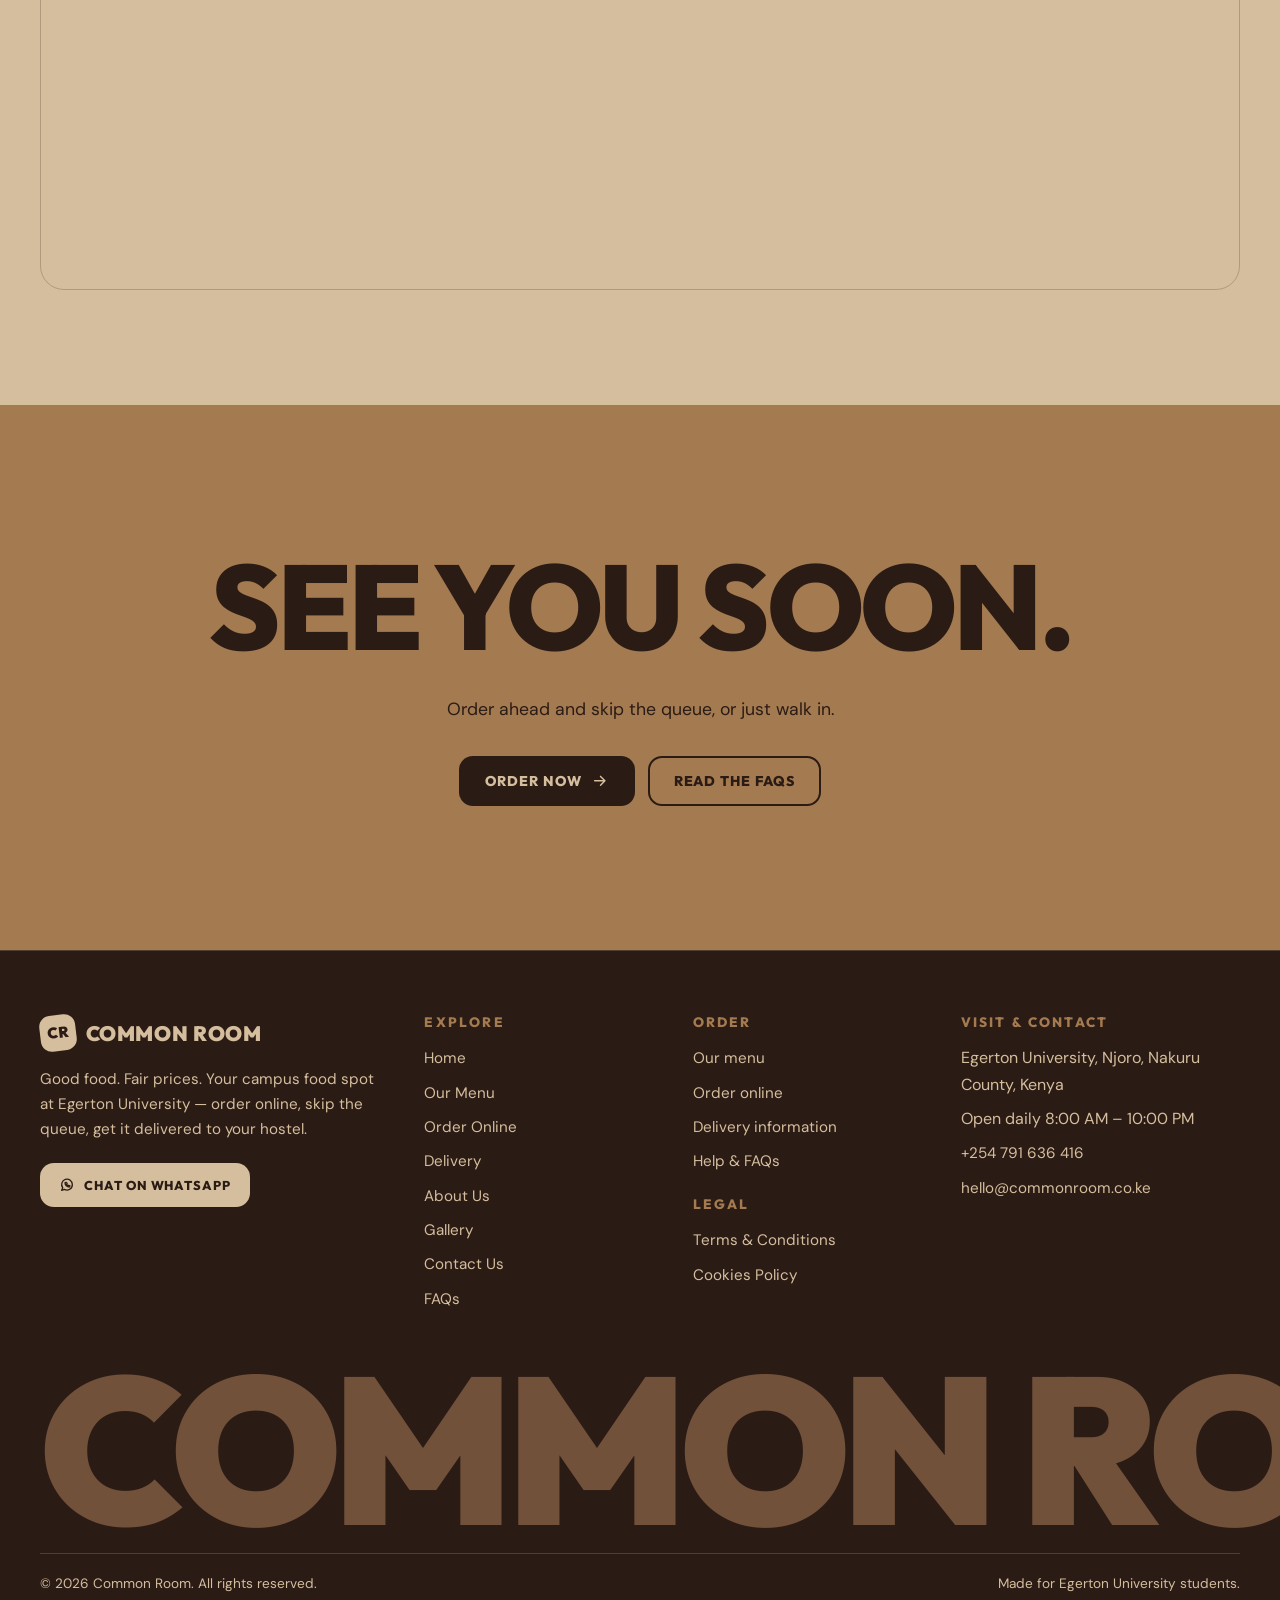
<file: contact.html>
<!doctype html>
<html lang="en">
<head>
<meta charset="utf-8">
<meta name="viewport" content="width=device-width,initial-scale=1">
<title>Contact Us — COMMON ROOM, Egerton University</title>
<meta name="description" content="Contact Common Room at Egerton University — WhatsApp, phone, email, location and opening hours (8AM to 10PM).">
<meta name="theme-color" content="#2B1B15">
<link rel="icon" href="data:image/svg+xml,%3Csvg xmlns='http://www.w3.org/2000/svg' viewBox='0 0 64 64'%3E%3Crect width='64' height='64' rx='16' fill='%23D5BE9D'/%3E%3Ctext x='32' y='42' font-size='28' font-weight='800' text-anchor='middle' fill='%232B1B15' font-family='Arial'%3ECR%3C/text%3E%3C/svg%3E">
<link rel="preconnect" href="https://fonts.googleapis.com"><link rel="preconnect" href="https://fonts.gstatic.com" crossorigin>
<link href="https://fonts.googleapis.com/css2?family=DM+Sans:wght@400;500;700&family=Outfit:wght@700;800;900&display=swap" rel="stylesheet">
<link rel="stylesheet" href="css/style.css">
<noscript><style>.pt{display:none}.rv,.fade,.show,.media img{opacity:1;transform:none}.ln>span{transform:none}</style></noscript>
</head>
<body data-page="contact.html">
<header class="page-hero"><div class="blob b1"></div><div class="blob b2"></div><div class="wrap">
<p class="eyebrow fade" style="--i:0">Contact us</p><h1><span class="ln"><span style="--i:0">SAY <em>HELLO.</em></span></span></h1><p class="lead fade" style="--i:2">Questions, feedback or want to check something before you order? WhatsApp is the fastest way to reach us.</p></div></header>
<main id="main"><section class="sec tight"><div class="wrap split" style="align-items:start">
 <div>
  <div class="cgrid" data-stagger>
   <div class="card cinfo"><div class="ico"><svg viewBox="0 0 24 24" fill="none" stroke="currentColor" stroke-width="2" stroke-linecap="round" stroke-linejoin="round" aria-hidden="true"><path d="M20 11.5a8 8 0 0 1-11.900 7L4 20l1.600-4A8 8 0 1 1 20 11.500z"/><path d="M9 8.500c0 3.500 3 6.500 6.500 6.500l1-1.600-2-1-1 .8a4.500 4.500 0 0 1-2-2l.8-1-1-2L9 8.500z"/></svg></div><div><h3>WhatsApp</h3><p style="margin-bottom:.8rem">Fastest way to reach us.</p><a class="btn btn-primary sm" data-wa="Hi Common Room! ">Chat now</a></div></div>
   <div class="card cinfo"><div class="ico"><svg viewBox="0 0 24 24" fill="none" stroke="currentColor" stroke-width="2" stroke-linecap="round" stroke-linejoin="round" aria-hidden="true"><path d="M5 4h4l2 5-2.500 1.500a11 11 0 0 0 5 5L15 13l5 2v4a2 2 0 0 1-2 2A16 16 0 0 1 3 6a2 2 0 0 1 2-2z"/></svg></div><div><h3>Phone</h3><a data-tel></a></div></div>
   <div class="card cinfo"><div class="ico"><svg viewBox="0 0 24 24" fill="none" stroke="currentColor" stroke-width="2" stroke-linecap="round" stroke-linejoin="round" aria-hidden="true"><rect x="3" y="5" width="18" height="14" rx="2"/><path d="M3 7l9 6 9-6"/></svg></div><div><h3>Email</h3><a data-mail></a></div></div>
   <div class="card cinfo"><div class="ico"><svg viewBox="0 0 24 24" fill="none" stroke="currentColor" stroke-width="2" stroke-linecap="round" stroke-linejoin="round" aria-hidden="true"><path d="M12 21s7-6.200 7-11.500A7 7 0 0 0 5 9.500C5 14.800 12 21 12 21z"/><circle cx="12" cy="9.500" r="2.500"/></svg></div><div><h3>Find us</h3><p data-loc></p></div></div>
  </div>
  <div class="card" style="margin-top:1rem" data-reveal><div style="display:flex;justify-content:space-between;align-items:center;gap:1rem;flex-wrap:wrap;margin-bottom:1rem"><h3 class="h3">Opening hours</h3><p class="pill" style="margin:0" data-open-badge></p></div><ul class="hours" id="hours"></ul></div>
 </div>
 <div>
  <form class="card" data-wa-form="contact" novalidate data-reveal>
   <h2 class="h3" style="margin-bottom:.4rem">Send us a message</h2><p style="margin-bottom:1.3rem">It opens WhatsApp with your message ready to send.</p>
   <div class="field"><label for="c-name">Your name</label><input id="c-name" name="name" autocomplete="name" data-req="2" data-msg="Please enter your name."><span class="err"></span></div>
   <div class="field"><label for="c-phone">Phone <small>(optional)</small></label><input id="c-phone" name="phone" type="tel" inputmode="tel" autocomplete="tel"></div>
   <div class="field"><label for="c-msg">Message</label><textarea id="c-msg" name="message" data-req="5" data-msg="Please write a short message." placeholder="How can we help?"></textarea><span class="err"></span></div>
   <button class="btn btn-primary wide" type="submit"><svg viewBox="0 0 24 24" fill="none" stroke="currentColor" stroke-width="2" stroke-linecap="round" stroke-linejoin="round" aria-hidden="true"><path d="M20 11.5a8 8 0 0 1-11.900 7L4 20l1.600-4A8 8 0 1 1 20 11.500z"/><path d="M9 8.500c0 3.500 3 6.500 6.500 6.500l1-1.600-2-1-1 .8a4.500 4.500 0 0 1-2-2l.8-1-1-2L9 8.500z"/></svg>Send on WhatsApp</button></form>
 </div></div>
 <div class="wrap" style="margin-top:2.5rem"><div class="map" data-reveal="img"><iframe title="Map of Egerton University" loading="lazy" referrerpolicy="no-referrer-when-downgrade" src="https://maps.google.com/maps?q=Egerton%20University%2C%20Njoro&amp;z=14&amp;output=embed"></iframe></div></div>
</section>
<section class="final t-car"><div class="wrap"><h2 data-reveal>SEE YOU <em>SOON.</em></h2><p class="lead" style="margin:0 auto 2rem;text-align:center" data-reveal>Order ahead and skip the queue, or just walk in.</p><div class="cta-row" data-reveal><a class="btn btn-primary" href="order.html">Order now <svg class="arr" viewBox="0 0 24 24" fill="none" stroke="currentColor" stroke-width="2" stroke-linecap="round" stroke-linejoin="round" aria-hidden="true"><path d="M5 12h14M13 6l6 6-6 6"/></svg></a><a class="btn btn-ghost" href="faqs.html">Read the FAQs</a></div></div></section>
</main>
<script src="js/data.js"></script>
<script src="js/app.js"></script>
</body>
</html>
</file>
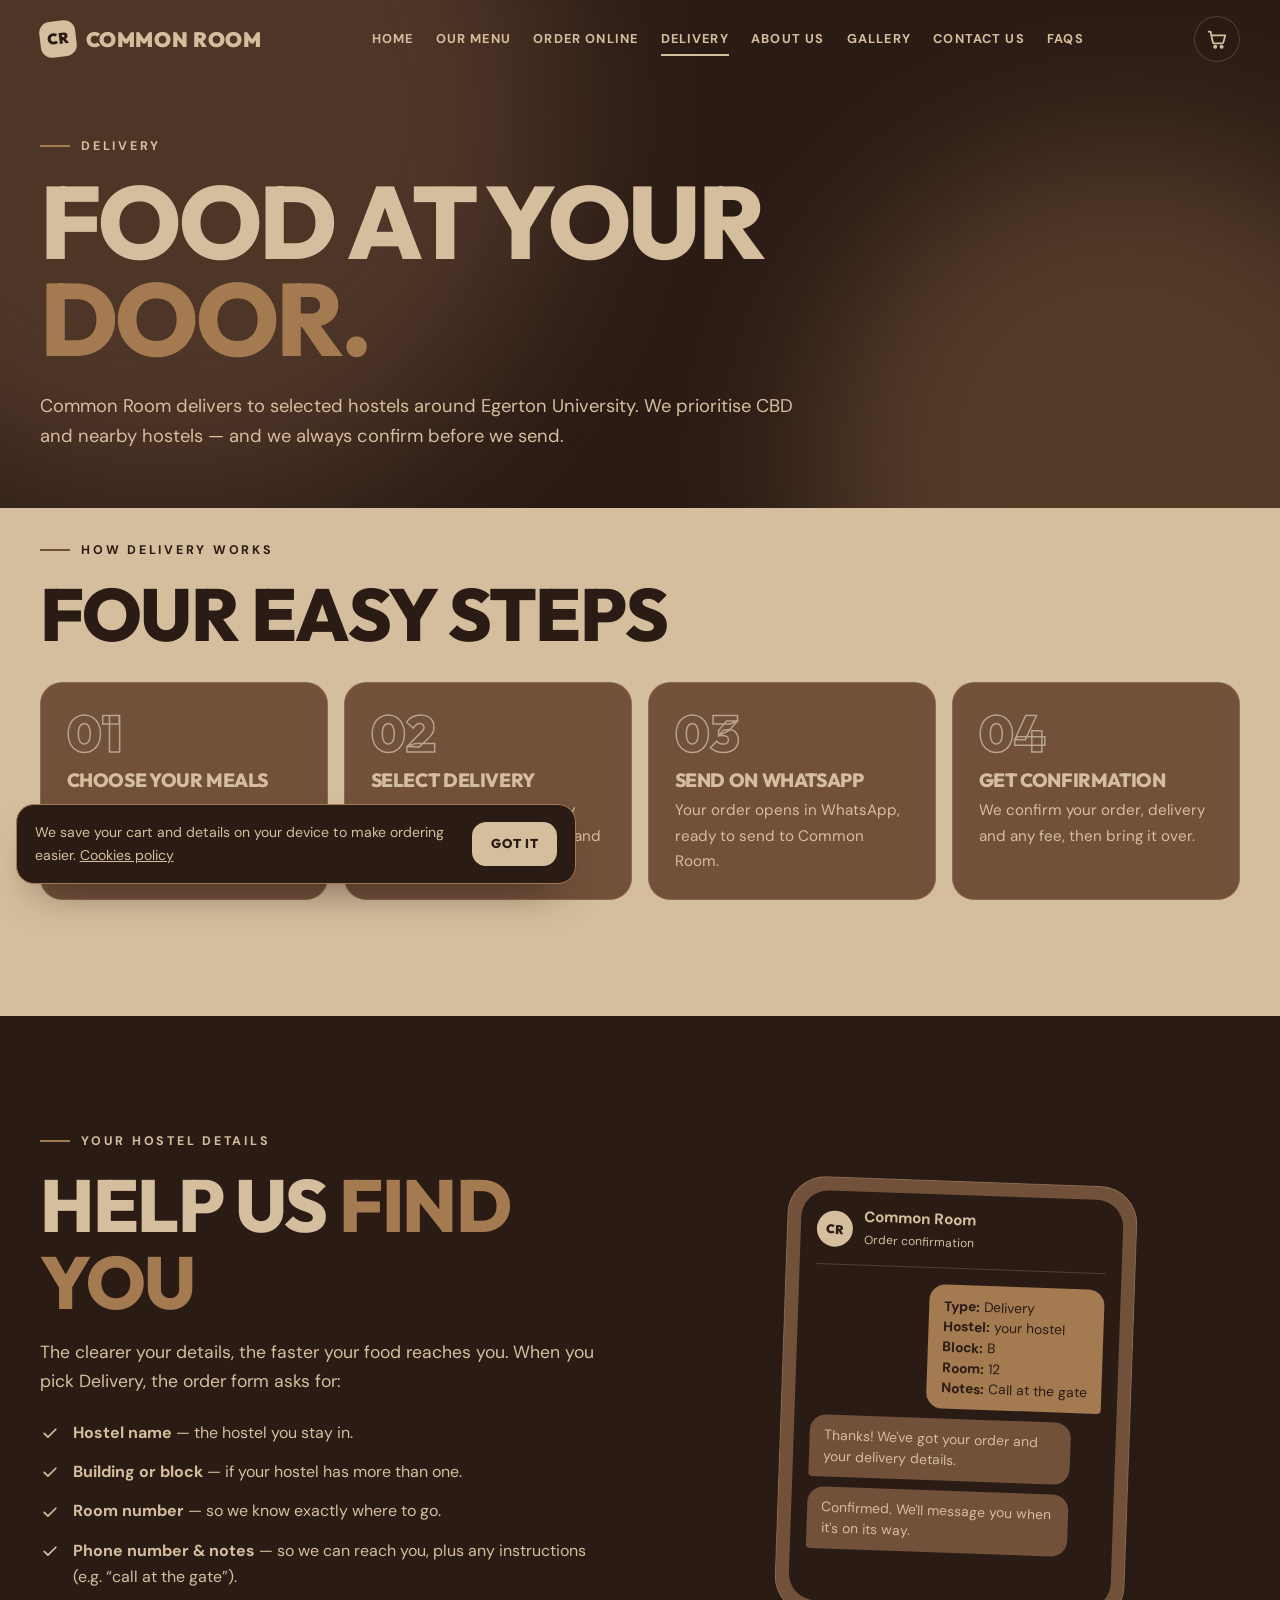
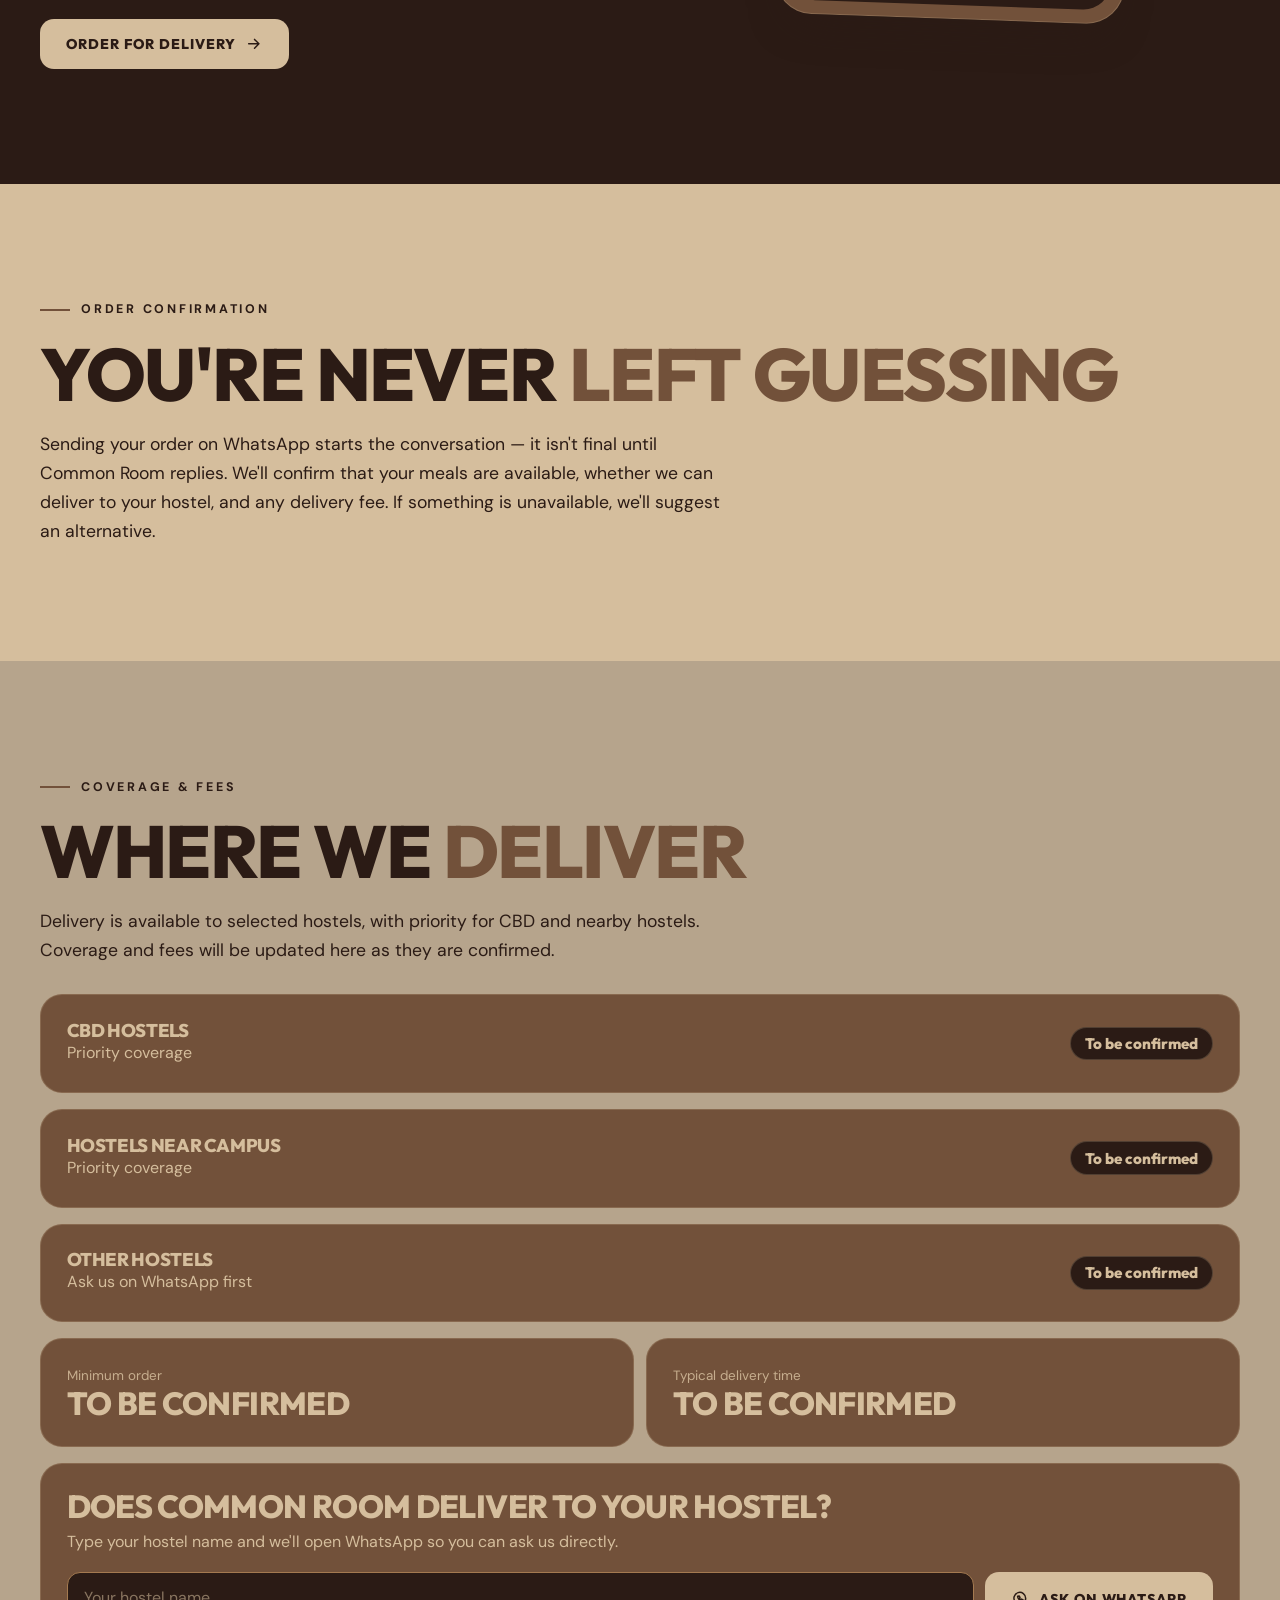
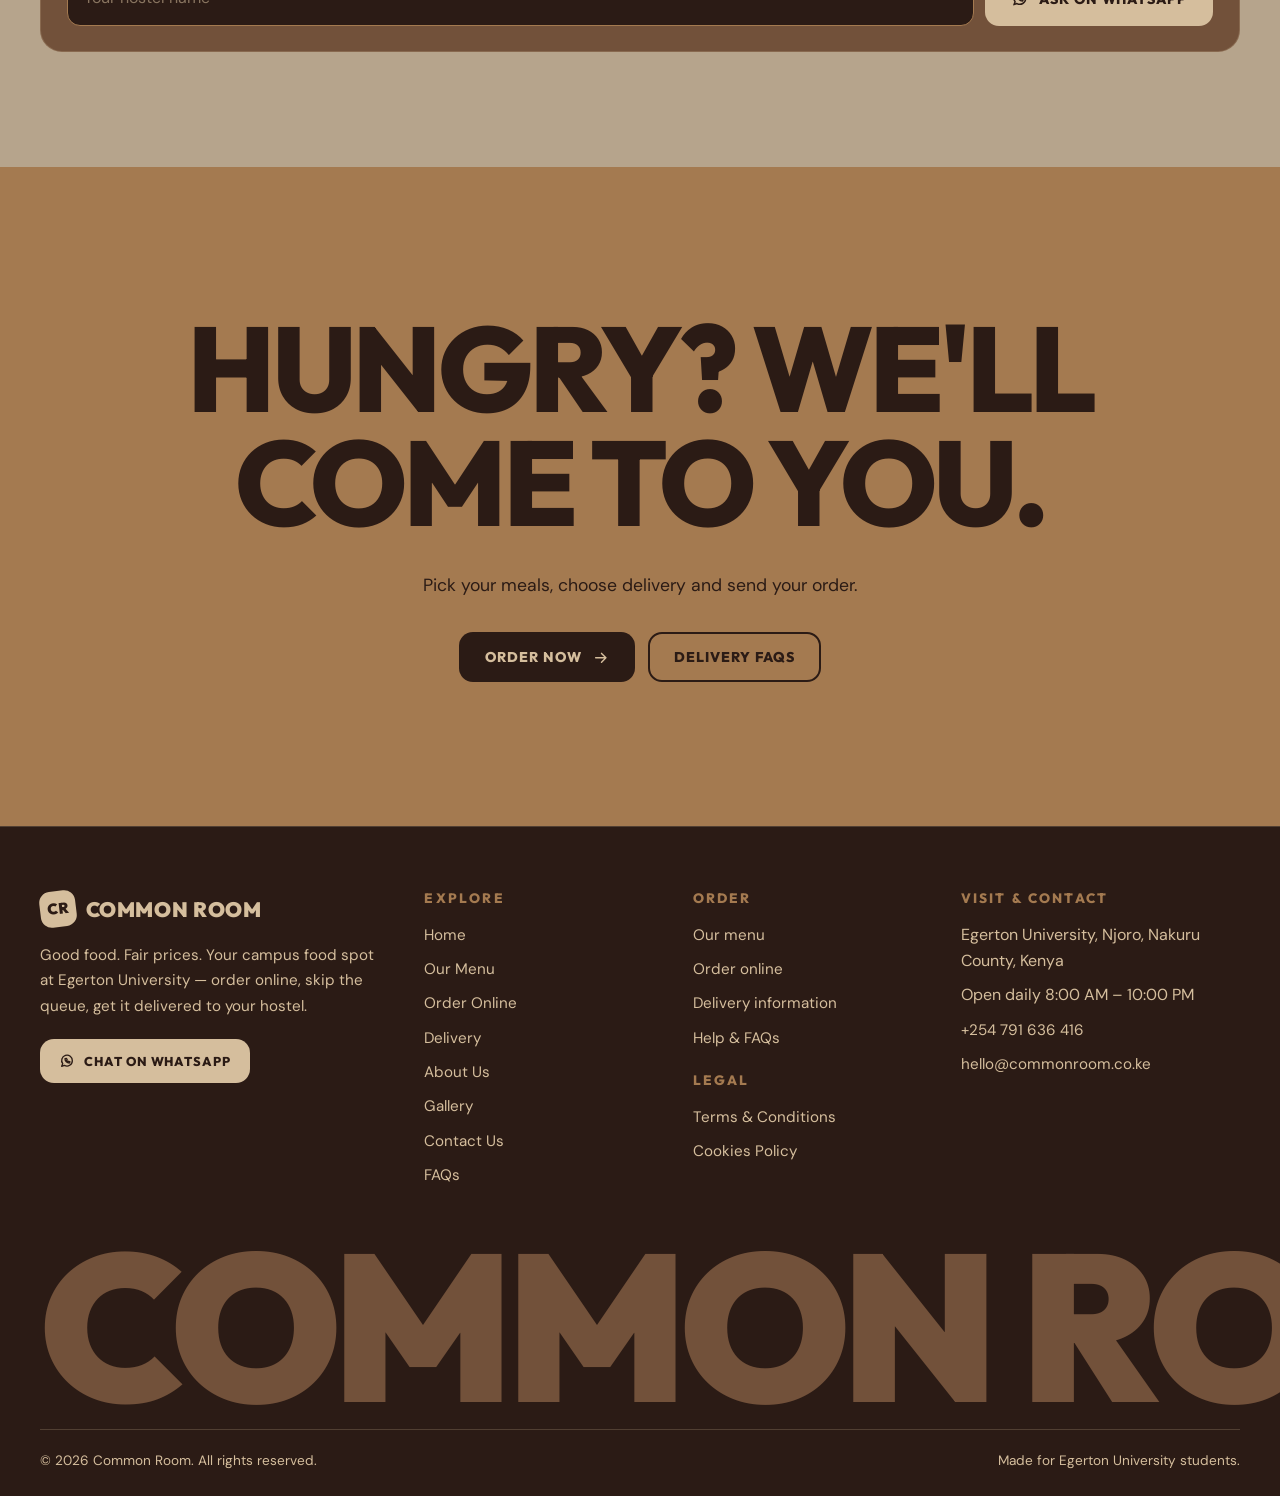
<file: delivery.html>
<!doctype html>
<html lang="en">
<head>
<meta charset="utf-8">
<meta name="viewport" content="width=device-width,initial-scale=1">
<title>Hostel Delivery — COMMON ROOM, Egerton University</title>
<meta name="description" content="Common Room delivers to selected hostels around Egerton University, prioritising CBD and nearby hostels. See how delivery works.">
<meta name="theme-color" content="#2B1B15">
<link rel="icon" href="data:image/svg+xml,%3Csvg xmlns='http://www.w3.org/2000/svg' viewBox='0 0 64 64'%3E%3Crect width='64' height='64' rx='16' fill='%23D5BE9D'/%3E%3Ctext x='32' y='42' font-size='28' font-weight='800' text-anchor='middle' fill='%232B1B15' font-family='Arial'%3ECR%3C/text%3E%3C/svg%3E">
<link rel="preconnect" href="https://fonts.googleapis.com"><link rel="preconnect" href="https://fonts.gstatic.com" crossorigin>
<link href="https://fonts.googleapis.com/css2?family=DM+Sans:wght@400;500;700&family=Outfit:wght@700;800;900&display=swap" rel="stylesheet">
<link rel="stylesheet" href="css/style.css">
<noscript><style>.pt{display:none}.rv,.fade,.show,.media img{opacity:1;transform:none}.ln>span{transform:none}</style></noscript>
</head>
<body data-page="delivery.html">
<header class="page-hero"><div class="blob b1"></div><div class="blob b2"></div><div class="wrap">
<p class="eyebrow fade" style="--i:0">Delivery</p><h1><span class="ln"><span style="--i:0">FOOD AT YOUR <em>DOOR.</em></span></span></h1><p class="lead fade" style="--i:2">Common Room delivers to selected hostels around Egerton University. We prioritise CBD and nearby hostels — and we always confirm before we send.</p></div></header>
<main id="main">
<section class="sec tight"><div class="wrap"><p class="eyebrow" data-reveal>How delivery works</p><h2 class="h2" data-reveal>Four easy steps</h2>
 <div class="steps c4" data-stagger>
  <div class="card step"><div class="n">01</div><h3>Choose your meals</h3><p>Add what you want from the menu to your cart.</p></div>
  <div class="card step"><div class="n">02</div><h3>Select delivery</h3><p>At checkout choose Delivery and enter your hostel, block and room.</p></div>
  <div class="card step"><div class="n">03</div><h3>Send on WhatsApp</h3><p>Your order opens in WhatsApp, ready to send to Common Room.</p></div>
  <div class="card step"><div class="n">04</div><h3>Get confirmation</h3><p>We confirm your order, delivery and any fee, then bring it over.</p></div>
 </div></div></section>

<section class="sec t-dark"><div class="wrap split">
 <div><p class="eyebrow" data-reveal>Your hostel details</p><h2 class="h2" data-reveal>Help us <em>find you</em></h2>
  <p class="lead" data-reveal>The clearer your details, the faster your food reaches you. When you pick Delivery, the order form asks for:</p>
  <ul class="checks" data-stagger><li><svg viewBox="0 0 24 24" fill="none" stroke="currentColor" stroke-width="2" stroke-linecap="round" stroke-linejoin="round" aria-hidden="true"><path d="M5 12.5l4.5 4.5L19 7.5"/></svg><span><b>Hostel name</b> — the hostel you stay in.</span></li><li><svg viewBox="0 0 24 24" fill="none" stroke="currentColor" stroke-width="2" stroke-linecap="round" stroke-linejoin="round" aria-hidden="true"><path d="M5 12.5l4.5 4.5L19 7.5"/></svg><span><b>Building or block</b> — if your hostel has more than one.</span></li><li><svg viewBox="0 0 24 24" fill="none" stroke="currentColor" stroke-width="2" stroke-linecap="round" stroke-linejoin="round" aria-hidden="true"><path d="M5 12.5l4.5 4.5L19 7.5"/></svg><span><b>Room number</b> — so we know exactly where to go.</span></li><li><svg viewBox="0 0 24 24" fill="none" stroke="currentColor" stroke-width="2" stroke-linecap="round" stroke-linejoin="round" aria-hidden="true"><path d="M5 12.5l4.5 4.5L19 7.5"/></svg><span><b>Phone number &amp; notes</b> — so we can reach you, plus any instructions (e.g. “call at the gate”).</span></li></ul>
  <a class="btn btn-primary" href="order.html">Order for delivery <svg class="arr" viewBox="0 0 24 24" fill="none" stroke="currentColor" stroke-width="2" stroke-linecap="round" stroke-linejoin="round" aria-hidden="true"><path d="M5 12h14M13 6l6 6-6 6"/></svg></a></div>
 <div class="phone" data-reveal="left"><div class="phone-in"><div class="chat-top"><i>CR</i><div><b>Common Room</b><small>Order confirmation</small></div></div>
  <div class="msg me" style="--i:0"><b>Type:</b> Delivery<br><b>Hostel:</b> your hostel<br><b>Block:</b> B<br><b>Room:</b> 12<br><b>Notes:</b> Call at the gate</div>
  <div class="msg them" style="--i:1">Thanks! We've got your order and your delivery details.</div>
  <div class="msg them" style="--i:2">Confirmed. We'll message you when it's on its way.</div></div></div>
</div></section>

<section class="sec"><div class="wrap"><p class="eyebrow" data-reveal>Order confirmation</p><h2 class="h2" data-reveal>You're never <em>left guessing</em></h2>
 <p class="lead" data-reveal>Sending your order on WhatsApp starts the conversation — it isn't final until Common Room replies. We'll confirm that your meals are available, whether we can deliver to your hostel, and any delivery fee. If something is unavailable, we'll suggest an alternative.</p></div></section>

<section class="sec t-taupe"><div class="wrap"><p class="eyebrow" data-reveal>Coverage &amp; fees</p><h2 class="h2" data-reveal>Where we <em>deliver</em></h2>
 <p class="lead" data-reveal>Delivery is available to selected hostels, with priority for CBD and nearby hostels. Coverage and fees will be updated here as they are confirmed.</p>
 <div class="steps" id="zones" data-stagger></div>
 <div class="chipinfo"><div class="card"><p class="note">Minimum order</p><h3 class="h3" data-cfg="minOrder"></h3></div><div class="card"><p class="note">Typical delivery time</p><h3 class="h3" data-cfg="time"></h3></div></div>
 <div class="card" style="margin-top:1rem"><h3 class="h3" style="margin-bottom:.4rem">Does Common Room deliver to your hostel?</h3><p style="margin-bottom:1rem">Type your hostel name and we'll open WhatsApp so you can ask us directly.</p>
  <form class="inline-form" data-wa-form="hostel" novalidate><div class="field"><label class="lbl" for="h-name" style="position:absolute;left:-9999px">Hostel name</label><input id="h-name" name="hostel" placeholder="Your hostel name" data-req="2" data-msg="Enter your hostel name."><span class="err"></span></div><button class="btn btn-primary" type="submit"><svg viewBox="0 0 24 24" fill="none" stroke="currentColor" stroke-width="2" stroke-linecap="round" stroke-linejoin="round" aria-hidden="true"><path d="M20 11.5a8 8 0 0 1-11.900 7L4 20l1.600-4A8 8 0 1 1 20 11.500z"/><path d="M9 8.500c0 3.500 3 6.500 6.500 6.500l1-1.600-2-1-1 .8a4.500 4.500 0 0 1-2-2l.8-1-1-2L9 8.500z"/></svg>Ask on WhatsApp</button></form></div>
</div></section>
<section class="final t-car"><div class="wrap"><h2 data-reveal>HUNGRY? <em>WE'LL COME TO YOU.</em></h2><p class="lead" style="margin:0 auto 2rem;text-align:center" data-reveal>Pick your meals, choose delivery and send your order.</p><div class="cta-row" data-reveal><a class="btn btn-primary" href="order.html">Order now <svg class="arr" viewBox="0 0 24 24" fill="none" stroke="currentColor" stroke-width="2" stroke-linecap="round" stroke-linejoin="round" aria-hidden="true"><path d="M5 12h14M13 6l6 6-6 6"/></svg></a><a class="btn btn-ghost" href="faqs.html">Delivery FAQs</a></div></div></section>
</main>
<script src="js/data.js"></script>
<script src="js/app.js"></script>
</body>
</html>
</file>
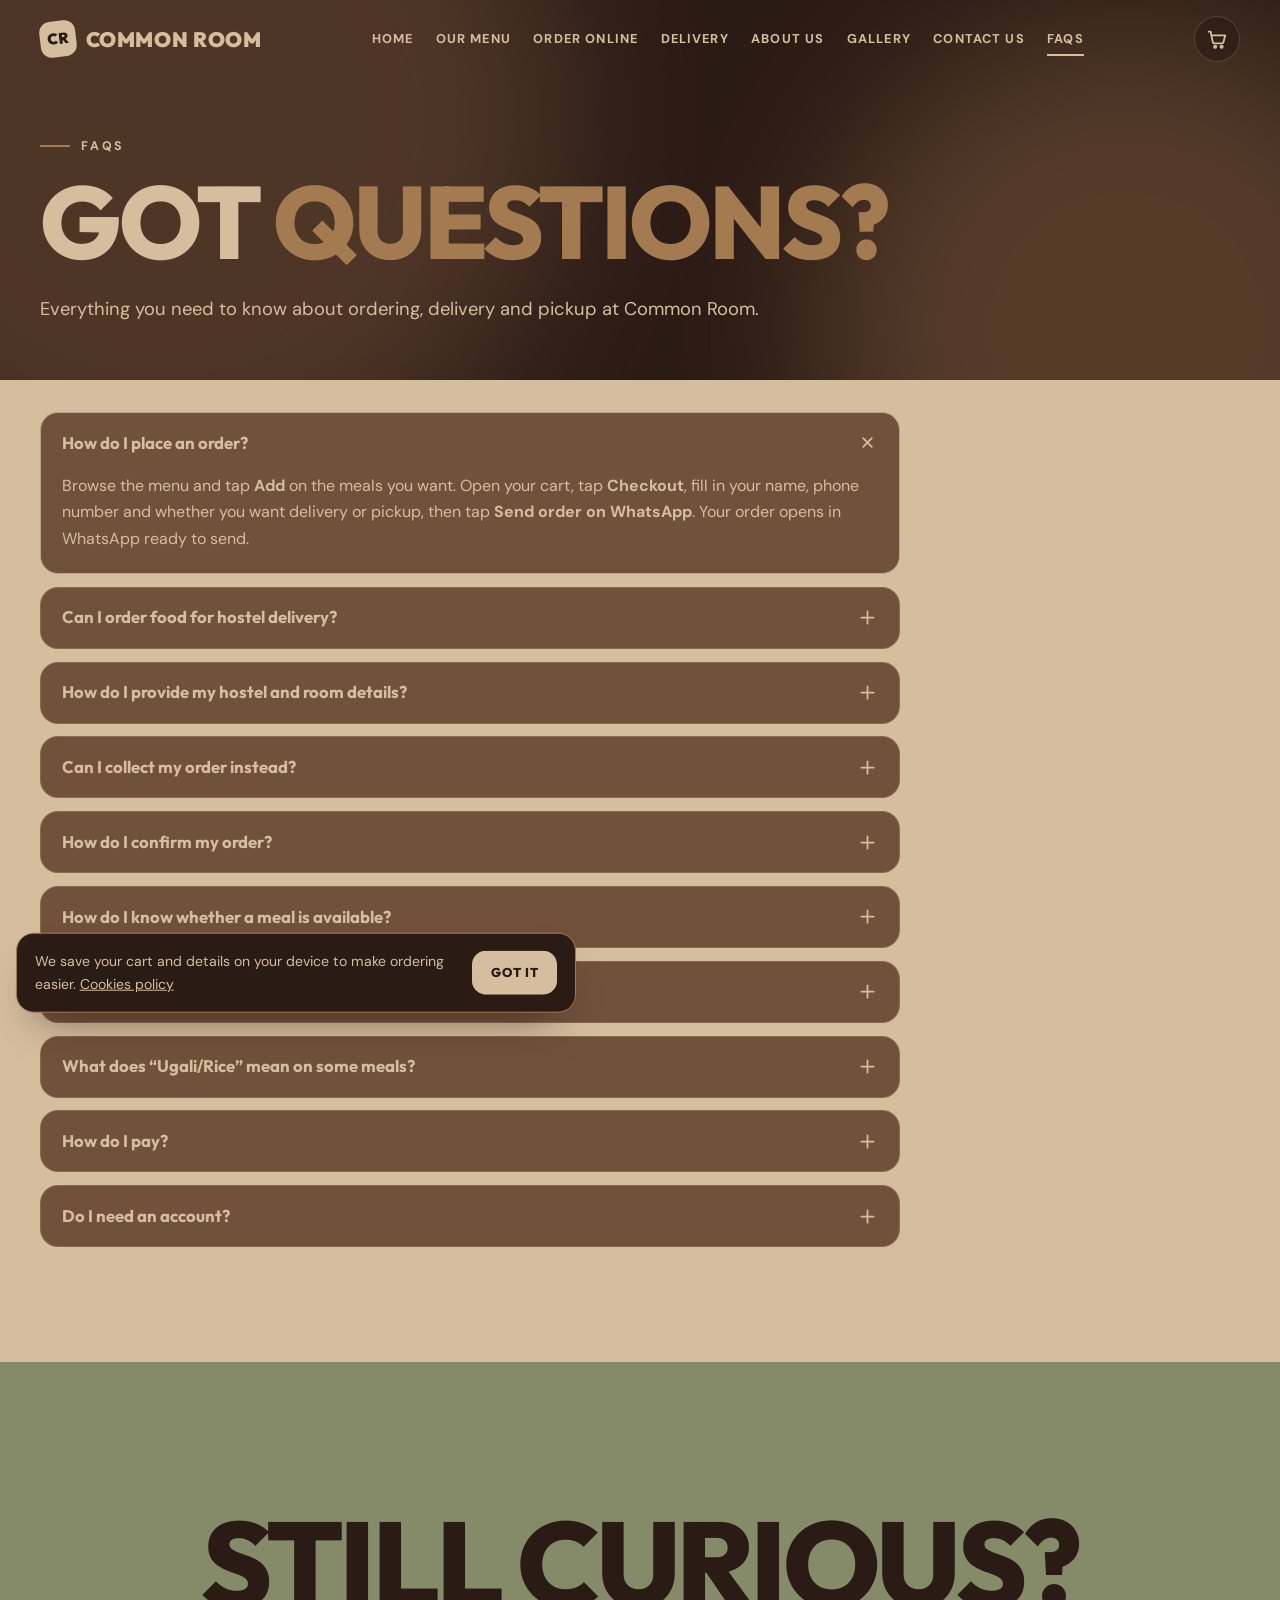
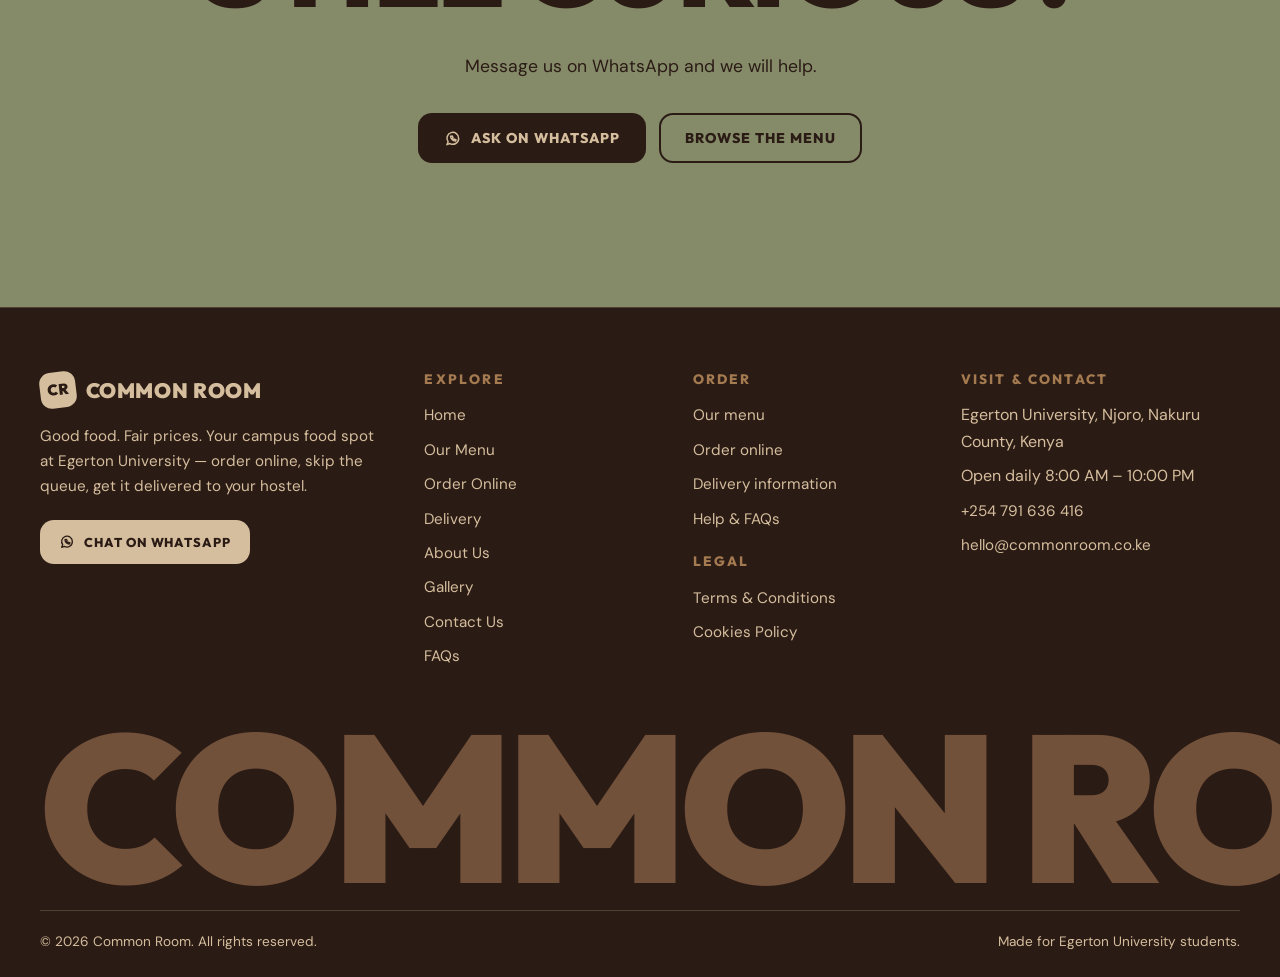
<file: faqs.html>
<!doctype html>
<html lang="en">
<head>
<meta charset="utf-8">
<meta name="viewport" content="width=device-width,initial-scale=1">
<title>FAQs — COMMON ROOM, Egerton University</title>
<meta name="description" content="Answers about ordering, hostel delivery, pickup, confirmation and availability at Common Room, Egerton University.">
<meta name="theme-color" content="#2B1B15">
<link rel="icon" href="data:image/svg+xml,%3Csvg xmlns='http://www.w3.org/2000/svg' viewBox='0 0 64 64'%3E%3Crect width='64' height='64' rx='16' fill='%23D5BE9D'/%3E%3Ctext x='32' y='42' font-size='28' font-weight='800' text-anchor='middle' fill='%232B1B15' font-family='Arial'%3ECR%3C/text%3E%3C/svg%3E">
<link rel="preconnect" href="https://fonts.googleapis.com"><link rel="preconnect" href="https://fonts.gstatic.com" crossorigin>
<link href="https://fonts.googleapis.com/css2?family=DM+Sans:wght@400;500;700&family=Outfit:wght@700;800;900&display=swap" rel="stylesheet">
<link rel="stylesheet" href="css/style.css">
<noscript><style>.pt{display:none}.rv,.fade,.show,.media img{opacity:1;transform:none}.ln>span{transform:none}</style></noscript>
</head>
<body data-page="faqs.html">
<header class="page-hero"><div class="blob b1"></div><div class="blob b2"></div><div class="wrap">
<p class="eyebrow fade" style="--i:0">FAQs</p><h1><span class="ln"><span style="--i:0">GOT <em>QUESTIONS?</em></span></span></h1><p class="lead fade" style="--i:2">Everything you need to know about ordering, delivery and pickup at Common Room.</p></div></header>
<main id="main"><section class="sec tight"><div class="wrap"><div class="faqs" data-stagger><div class="faq open"><button aria-expanded="true"><span>How do I place an order?</span><svg viewBox="0 0 24 24" fill="none" stroke="currentColor" stroke-width="2" stroke-linecap="round" stroke-linejoin="round" aria-hidden="true"><path d="M12 5v14M5 12h14"/></svg></button><div class="a"><div><p>Browse the menu and tap <b>Add</b> on the meals you want. Open your cart, tap <b>Checkout</b>, fill in your name, phone number and whether you want delivery or pickup, then tap <b>Send order on WhatsApp</b>. Your order opens in WhatsApp ready to send.</p></div></div></div><div class="faq"><button aria-expanded="false"><span>Can I order food for hostel delivery?</span><svg viewBox="0 0 24 24" fill="none" stroke="currentColor" stroke-width="2" stroke-linecap="round" stroke-linejoin="round" aria-hidden="true"><path d="M12 5v14M5 12h14"/></svg></button><div class="a"><div><p>Yes. Common Room delivers to selected hostels around Egerton University, with priority for CBD and nearby hostels. Choose <b>Delivery</b> at checkout and we'll confirm whether your hostel is covered and any delivery fee. Not sure? Ask us on WhatsApp first.</p></div></div></div><div class="faq"><button aria-expanded="false"><span>How do I provide my hostel and room details?</span><svg viewBox="0 0 24 24" fill="none" stroke="currentColor" stroke-width="2" stroke-linecap="round" stroke-linejoin="round" aria-hidden="true"><path d="M12 5v14M5 12h14"/></svg></button><div class="a"><div><p>When you select Delivery, the order form asks for your hostel name, building or block, room number and any extra instructions (for example “call me at the gate”). These details are included automatically in your WhatsApp message.</p></div></div></div><div class="faq"><button aria-expanded="false"><span>Can I collect my order instead?</span><svg viewBox="0 0 24 24" fill="none" stroke="currentColor" stroke-width="2" stroke-linecap="round" stroke-linejoin="round" aria-hidden="true"><path d="M12 5v14M5 12h14"/></svg></button><div class="a"><div><p>Absolutely. Choose <b>Pickup</b> at checkout — no delivery details needed. Ordering ahead means you can skip the queue when you arrive.</p></div></div></div><div class="faq"><button aria-expanded="false"><span>How do I confirm my order?</span><svg viewBox="0 0 24 24" fill="none" stroke="currentColor" stroke-width="2" stroke-linecap="round" stroke-linejoin="round" aria-hidden="true"><path d="M12 5v14M5 12h14"/></svg></button><div class="a"><div><p>Your order starts when you press send in WhatsApp. Common Room then replies to confirm your meals, delivery arrangements and any delivery fee. Your order is only confirmed once we reply.</p></div></div></div><div class="faq"><button aria-expanded="false"><span>How do I know whether a meal is available?</span><svg viewBox="0 0 24 24" fill="none" stroke="currentColor" stroke-width="2" stroke-linecap="round" stroke-linejoin="round" aria-hidden="true"><path d="M12 5v14M5 12h14"/></svg></button><div class="a"><div><p>The menu shows our regular meals, but availability can change during the day. We confirm on WhatsApp, and if something is sold out we'll suggest an alternative. For a quick check, message us before you order.</p></div></div></div><div class="faq"><button aria-expanded="false"><span>How do I contact Common Room?</span><svg viewBox="0 0 24 24" fill="none" stroke="currentColor" stroke-width="2" stroke-linecap="round" stroke-linejoin="round" aria-hidden="true"><path d="M12 5v14M5 12h14"/></svg></button><div class="a"><div><p>Use WhatsApp for the fastest reply, call us, or email — all on the <a href="contact.html" style="color:var(--c7);text-decoration:underline">Contact page</a>. We're open daily from 8AM to 10PM.</p></div></div></div><div class="faq"><button aria-expanded="false"><span>What does “Ugali/Rice” mean on some meals?</span><svg viewBox="0 0 24 24" fill="none" stroke="currentColor" stroke-width="2" stroke-linecap="round" stroke-linejoin="round" aria-hidden="true"><path d="M12 5v14M5 12h14"/></svg></button><div class="a"><div><p>Some meals come with your choice of ugali or rice. Pick the one you want on the meal before you add it to your cart, and it will appear in your order.</p></div></div></div><div class="faq"><button aria-expanded="false"><span>How do I pay?</span><svg viewBox="0 0 24 24" fill="none" stroke="currentColor" stroke-width="2" stroke-linecap="round" stroke-linejoin="round" aria-hidden="true"><path d="M12 5v14M5 12h14"/></svg></button><div class="a"><div><p>Payment arrangements are confirmed with you on WhatsApp when Common Room confirms your order. No payment is taken on this website.</p></div></div></div><div class="faq"><button aria-expanded="false"><span>Do I need an account?</span><svg viewBox="0 0 24 24" fill="none" stroke="currentColor" stroke-width="2" stroke-linecap="round" stroke-linejoin="round" aria-hidden="true"><path d="M12 5v14M5 12h14"/></svg></button><div class="a"><div><p>No. Just add meals, enter your details and send. Your cart and details are saved on your own device to make repeat orders quicker.</p></div></div></div></div></div></section>
<section class="final t-olive"><div class="wrap"><h2 data-reveal>STILL <em>CURIOUS?</em></h2><p class="lead" style="margin:0 auto 2rem;text-align:center" data-reveal>Message us on WhatsApp and we will help.</p><div class="cta-row" data-reveal><a class="btn btn-primary" data-wa=""><svg viewBox="0 0 24 24" fill="none" stroke="currentColor" stroke-width="2" stroke-linecap="round" stroke-linejoin="round" aria-hidden="true"><path d="M20 11.5a8 8 0 0 1-11.900 7L4 20l1.600-4A8 8 0 1 1 20 11.500z"/><path d="M9 8.500c0 3.500 3 6.500 6.500 6.500l1-1.600-2-1-1 .8a4.500 4.500 0 0 1-2-2l.8-1-1-2L9 8.500z"/></svg>Ask on WhatsApp</a><a class="btn btn-ghost" href="menu.html">Browse the menu</a></div></div></section>
</main>
<script src="js/data.js"></script>
<script src="js/app.js"></script>
</body>
</html>
</file>
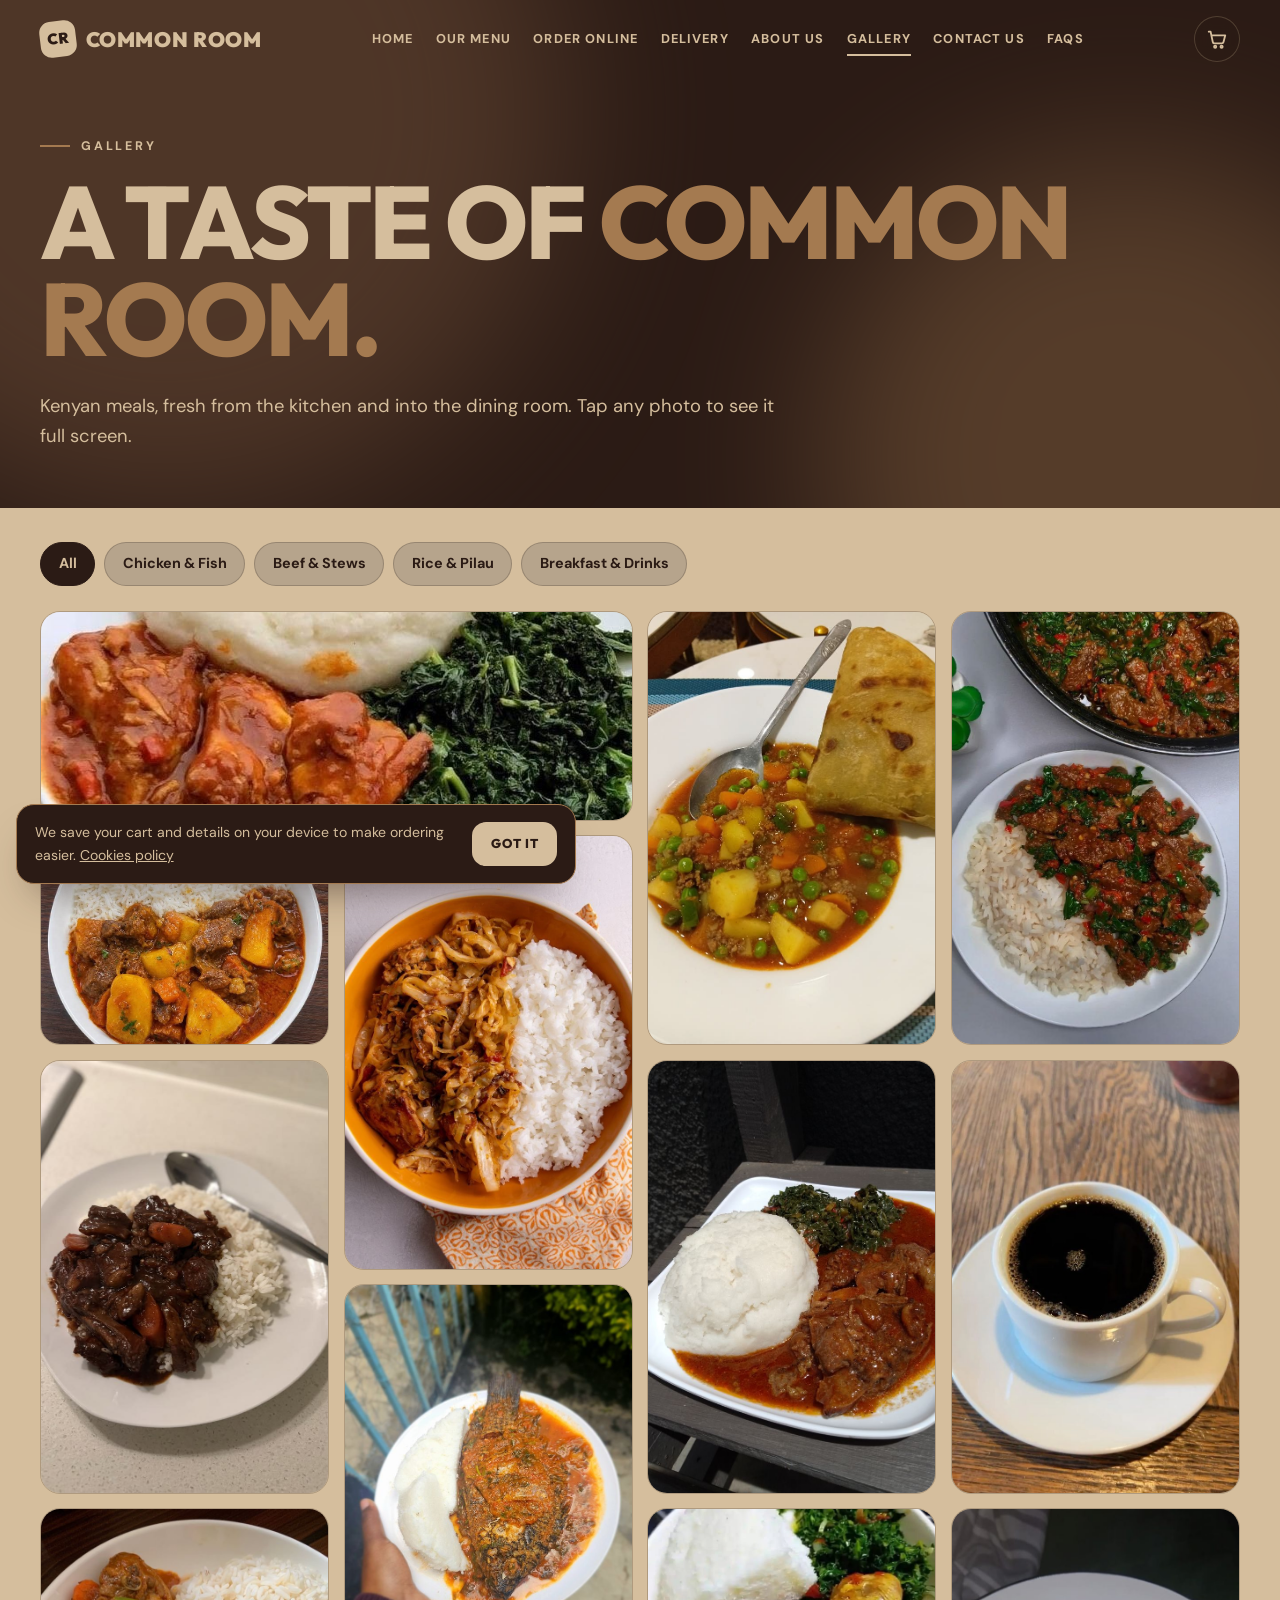
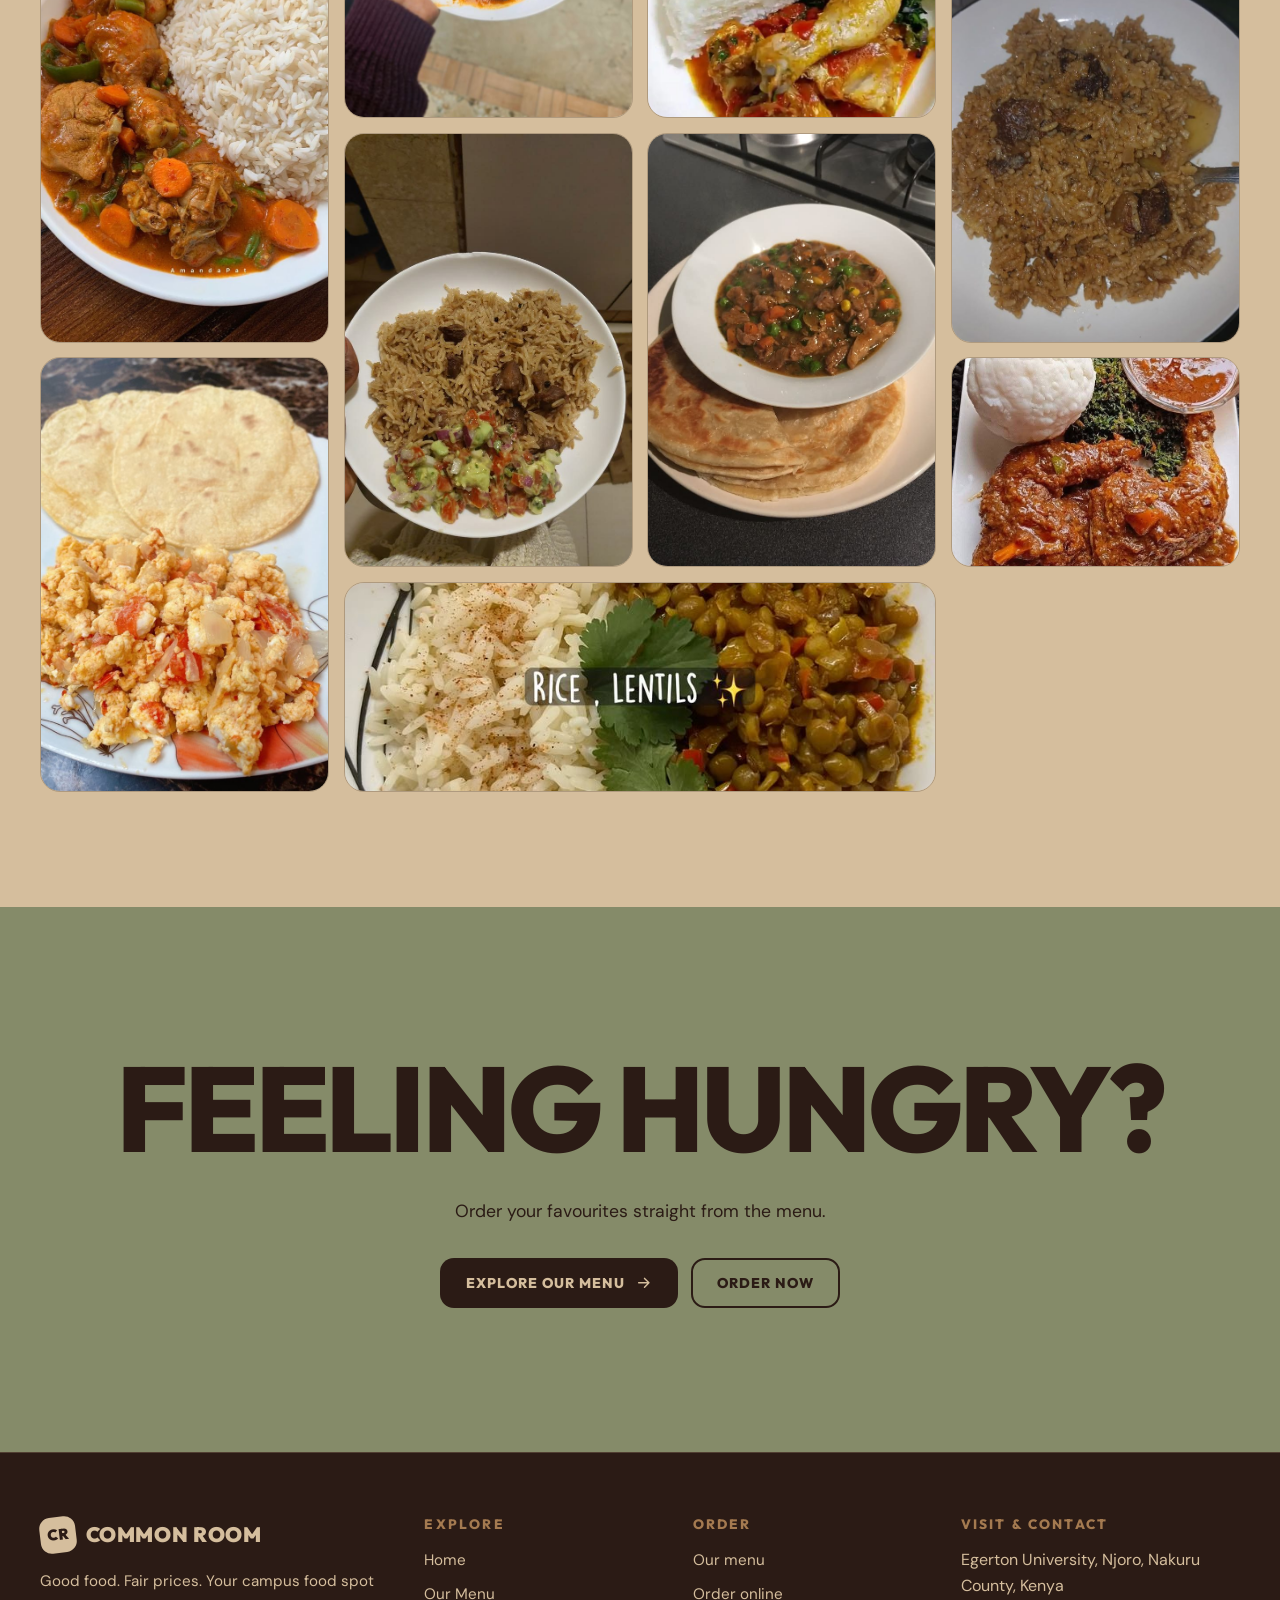
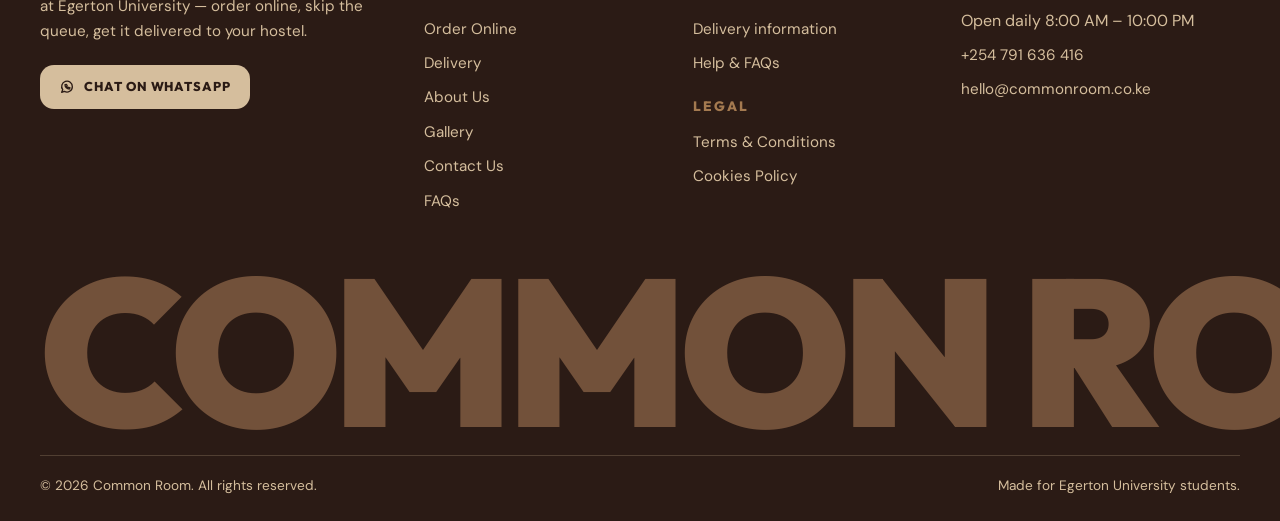
<file: gallery.html>
<!doctype html>
<html lang="en">
<head>
<meta charset="utf-8">
<meta name="viewport" content="width=device-width,initial-scale=1">
<title>Gallery — COMMON ROOM, Egerton University</title>
<meta name="description" content="Photos of Kenyan meals, food preparation, restaurant atmosphere and dining at Common Room, Egerton University.">
<meta name="theme-color" content="#2B1B15">
<link rel="icon" href="data:image/svg+xml,%3Csvg xmlns='http://www.w3.org/2000/svg' viewBox='0 0 64 64'%3E%3Crect width='64' height='64' rx='16' fill='%23D5BE9D'/%3E%3Ctext x='32' y='42' font-size='28' font-weight='800' text-anchor='middle' fill='%232B1B15' font-family='Arial'%3ECR%3C/text%3E%3C/svg%3E">
<link rel="preconnect" href="https://fonts.googleapis.com"><link rel="preconnect" href="https://fonts.gstatic.com" crossorigin>
<link href="https://fonts.googleapis.com/css2?family=DM+Sans:wght@400;500;700&family=Outfit:wght@700;800;900&display=swap" rel="stylesheet">
<link rel="stylesheet" href="css/style.css">
<noscript><style>.pt{display:none}.rv,.fade,.show,.media img{opacity:1;transform:none}.ln>span{transform:none}</style></noscript>
</head>
<body data-page="gallery.html">
<header class="page-hero"><div class="blob b1"></div><div class="blob b2"></div><div class="wrap">
<p class="eyebrow fade" style="--i:0">Gallery</p><h1><span class="ln"><span style="--i:0">A TASTE OF <em>COMMON ROOM.</em></span></span></h1><p class="lead fade" style="--i:2">Kenyan meals, fresh from the kitchen and into the dining room. Tap any photo to see it full screen.</p></div></header>
<main id="main"><section class="sec tight"><div class="wrap"><div class="chips" id="gchips" role="group" aria-label="Filter photos" style="margin-bottom:1.4rem"></div><div class="gal" id="gal"></div></div></section>
<section class="final t-olive"><div class="wrap"><h2 data-reveal>FEELING <em>HUNGRY?</em></h2><p class="lead" style="margin:0 auto 2rem;text-align:center" data-reveal>Order your favourites straight from the menu.</p><div class="cta-row" data-reveal><a class="btn btn-primary" href="menu.html">Explore our menu <svg class="arr" viewBox="0 0 24 24" fill="none" stroke="currentColor" stroke-width="2" stroke-linecap="round" stroke-linejoin="round" aria-hidden="true"><path d="M5 12h14M13 6l6 6-6 6"/></svg></a><a class="btn btn-ghost" href="order.html">Order now</a></div></div></section>
</main>
<script src="js/data.js"></script>
<script src="js/app.js"></script>
</body>
</html>
</file>
<file: css/style.css>
/* COMMON ROOM — monochrome brown design system */
:root{--esp:#2B1B15;--sand:#D5BE9D;--cof:#72513A;--olv:#858B69;--car:#A47A50;--tau:#B6A48C;
--c1:var(--sand);--c2:var(--tau);--c3:var(--cof);--c4:var(--car);--c5:var(--cof);--c6:var(--esp);--c7:var(--esp);--bb:var(--esp);--bt:var(--sand);--bh:var(--cof);--bht:var(--sand);
--line:rgba(43,27,21,.22);--shadow:0 22px 44px -22px rgba(43,27,21,.7);--ease:cubic-bezier(.22,1,.36,1);
--fh:'Outfit','Space Grotesk',system-ui,sans-serif;--fb:'DM Sans','Inter',system-ui,sans-serif;--wrap:1200px}
*{box-sizing:border-box;margin:0;padding:0}
html{scroll-behavior:smooth;-webkit-text-size-adjust:100%;scrollbar-color:var(--c4) var(--c1)}
body{background:var(--c1);color:var(--c6);font:400 1rem/1.65 var(--fb);overflow-x:hidden;min-height:100vh}
body.lock{overflow:hidden}
img{max-width:100%;display:block}a{color:inherit;text-decoration:none}
button,input,select,textarea{font:inherit;color:inherit}button{cursor:pointer;background:none;border:0}
ul{list-style:none}
::selection{background:var(--c6);color:var(--c1)}
:focus-visible{outline:2px solid var(--c7);outline-offset:3px;border-radius:6px}
h1,h2,h3,h4{font-family:var(--fh);font-weight:800;color:var(--c7);line-height:1.04;letter-spacing:-.02em;text-transform:uppercase}
.wrap{width:min(var(--wrap),100% - 2.4rem);margin-inline:auto}
.skip{position:fixed;left:1rem;top:-4rem;z-index:400;background:var(--c6);color:var(--c1);padding:.7rem 1rem;border-radius:10px;font-weight:700}.skip:focus{top:1rem}

/* page transition curtain */
.pt{position:fixed;inset:0;z-index:300;background:var(--c1);display:grid;place-items:center;transform:translateY(0);pointer-events:none}
.pt span{font:900 clamp(1.6rem,6vw,3rem)/1 var(--fh);color:var(--c5);letter-spacing:.04em;transition:opacity .4s}
body.ready .pt{transform:translateY(-101%);transition:transform .8s var(--ease)}
body.ready .pt span{opacity:0}
body.ready.leaving .pt{transform:translateY(0);transition:transform .45s var(--ease);pointer-events:all}
body.ready.leaving .pt span{opacity:1;transition-delay:.25s}

/* header */
.hdr{position:absolute;top:0;left:0;right:0;z-index:50;padding:1rem 0}
.hdr .wrap{display:flex;align-items:center;justify-content:space-between;gap:1rem}
.logo{display:flex;align-items:center;gap:.6rem;font:900 1.3rem/1 var(--fh);letter-spacing:.03em;color:var(--c7)}
.logo i{font-style:normal;width:36px;height:36px;border-radius:11px;background:var(--c6);color:var(--c1);display:grid;place-items:center;font-size:.95rem;transform:rotate(-7deg);transition:transform .4s var(--ease)}
.logo:hover i{transform:rotate(6deg) scale(1.08)}
.nav{display:none;gap:1.4rem}
.nav a{position:relative;font-size:.8rem;font-weight:700;letter-spacing:.09em;text-transform:uppercase;color:var(--c6);padding:.5rem 0;transition:color .3s}
.nav a::after{content:"";position:absolute;left:0;bottom:.1rem;height:2px;width:100%;background:var(--c7);transform:scaleX(0);transform-origin:right;transition:transform .4s var(--ease)}
.nav a:hover,.nav a.on{color:var(--c7)}.nav a:hover::after,.nav a.on::after{transform:scaleX(1);transform-origin:left}
.hdr-actions{display:flex;gap:.55rem;align-items:center}
.icon-btn{position:relative;width:46px;height:46px;border-radius:50%;display:grid;place-items:center;border:1px solid var(--line);background:rgba(43,27,21,.6);backdrop-filter:blur(8px);color:var(--c7);transition:background .3s,transform .3s var(--ease),border-color .3s}
.icon-btn:hover{background:var(--c4);border-color:var(--c6);transform:translateY(-2px)}
.icon-btn:active{transform:scale(.92)}
svg{width:1.25em;height:1.25em;flex:none}.icon-btn svg{width:22px;height:22px}
.badge{position:absolute;top:-5px;right:-5px;min-width:21px;height:21px;padding:0 5px;border-radius:99px;background:var(--c6);color:var(--c1);font:800 .72rem/21px var(--fh);text-align:center;transform:scale(0);transition:transform .35s var(--ease)}
.badge.has{transform:scale(1)}
.bump{animation:bump .6s var(--ease)}
@keyframes bump{30%{transform:scale(1.28) rotate(-12deg)}65%{transform:scale(.94) rotate(6deg)}}
@media(min-width:1120px){.nav{display:flex}.burger{display:none}}

/* mobile nav */
.mnav{position:fixed;inset:0;z-index:120;background:var(--c1);padding:1.2rem 1.4rem 2rem;display:flex;flex-direction:column;clip-path:circle(0 at calc(100% - 2.6rem) 2.6rem);visibility:hidden;transition:clip-path .7s var(--ease),visibility 0s .7s;overflow-y:auto}
.mnav.open{clip-path:circle(150% at calc(100% - 2.6rem) 2.6rem);visibility:visible;transition:clip-path .7s var(--ease)}
.mnav-top{display:flex;justify-content:space-between;align-items:center}
.mnav ul{margin:auto 0;padding:1.5rem 0}
.mnav li{overflow:hidden}
.mnav li a{display:block;font:800 clamp(2rem,9vw,3.2rem)/1.25 var(--fh);text-transform:uppercase;color:var(--c6);transform:translateY(110%);transition:transform .6s var(--ease),color .3s}
.mnav.open li a{transform:none;transition-delay:calc(.15s + var(--i)*.05s)}
.mnav li a.on,.mnav li a:hover{color:var(--c7)}
.mnav-foot{display:grid;gap:.8rem}

/* buttons */
.btn{display:inline-flex;align-items:center;justify-content:center;gap:.6rem;min-height:50px;padding:.85rem 1.5rem;border-radius:14px;border:2px solid transparent;font:800 .88rem/1 var(--fh);letter-spacing:.07em;text-transform:uppercase;text-align:center;transition:background .3s,color .3s,border-color .3s,transform .25s var(--ease),box-shadow .3s}
.btn:active{transform:scale(.95)}
.btn-primary{background:var(--bb);color:var(--bt)}.btn-primary:hover{background:var(--bh);color:var(--bht);box-shadow:0 14px 28px -14px rgba(43,27,21,.5);transform:translateY(-2px)}
.btn-ghost{border-color:var(--c6);color:var(--c7)}.btn-ghost:hover{background:var(--bh);color:var(--bht);border-color:var(--bh);transform:translateY(-2px)}
.btn .arr{transition:transform .3s var(--ease)}.btn:hover .arr{transform:translateX(5px)}
.btn.sm{min-height:44px;padding:.6rem 1.05rem;font-size:.8rem}.btn.wide{width:100%}
.btn.done{background:var(--c5);color:var(--c1)}

/* hero */
.hero{background:var(--c1);position:relative;min-height:100svh;padding:7rem 0 3.5rem;display:grid;align-items:center;overflow:hidden;isolation:isolate}
.blob{position:absolute;border-radius:50%;filter:blur(80px);opacity:.5;z-index:-1;animation:drift 20s ease-in-out infinite alternate}
.b1{width:62vmax;height:62vmax;background:var(--c3);top:-22vmax;left:-18vmax}
.b2{width:48vmax;height:48vmax;background:var(--c4);opacity:.35;bottom:-20vmax;right:-12vmax;animation-delay:-8s}
@keyframes drift{to{transform:translate(9vmax,6vmax) scale(1.18)}}
.hero-grid{display:grid;gap:2.4rem;align-items:center}
@media(min-width:960px){.hero-grid{grid-template-columns:1.02fr .98fr;gap:3rem}}
.pill{display:inline-flex;align-items:center;gap:.55rem;padding:.45rem .95rem;border:1px solid var(--line);background:rgba(43,27,21,.6);border-radius:99px;font-size:.82rem;font-weight:700;letter-spacing:.06em;text-transform:uppercase;color:var(--c7);margin-bottom:1.3rem}
.pill i{width:9px;height:9px;border-radius:50%;background:var(--c6);box-shadow:0 0 0 0 var(--c6);animation:ping 2s infinite}
.pill.closed i{background:var(--c4);animation:none}
@keyframes ping{70%{box-shadow:0 0 0 9px transparent}100%{box-shadow:0 0 0 0 transparent}}
.hero-title{font-size:min(15vw,6.4rem);line-height:.92;letter-spacing:-.035em}
@media(min-width:960px){.hero-title{font-size:min(7.3vw,6.9rem)}}
.ln{display:block;overflow:hidden;padding-bottom:.06em}
.ln>span{display:block;transform:translateY(112%) rotate(3deg);transition:transform 1s var(--ease) calc(.25s + var(--i)*.14s)}
body.ready .ln>span{transform:none}
.ln.hl{color:var(--c5)}
.fade{opacity:0;transform:translateY(26px);transition:opacity .9s var(--ease) calc(.55s + var(--i)*.13s),transform .9s var(--ease) calc(.55s + var(--i)*.13s)}
body.ready .fade{opacity:1;transform:none}
.hero-sub{font-size:clamp(1.1rem,3.4vw,1.45rem);color:var(--c7);margin:1.4rem 0 1.8rem;max-width:30ch;font-weight:500}
.cta-row{display:flex;flex-wrap:wrap;gap:.8rem}
.trust{display:flex;flex-wrap:wrap;gap:.6rem 1.4rem;margin-top:1.8rem;font-size:.88rem;font-weight:600}
.trust span{display:inline-flex;align-items:center;gap:.45rem}.trust svg{color:var(--c5)}

.show{position:relative;aspect-ratio:5/4.4;border-radius:28px;overflow:hidden;background:var(--c3);border:1px solid var(--line);box-shadow:var(--shadow);opacity:0;transform:scale(.86)}
@media(min-width:960px){.show{aspect-ratio:4/4.7;max-height:72vh;margin-left:auto;width:100%}}
body.ready .show{opacity:1;transform:none;transition:opacity 1.2s var(--ease) .4s,transform 1.5s var(--ease) .4s}
.slides,.slides .slide{position:absolute;inset:0}
.slide{opacity:0;transition:opacity 1s;margin:0}.slide.on{opacity:1}
.slide>img{width:100%;height:100%;object-fit:cover;transform:scale(1.14)}
.slide.on>img{animation:kb 7.5s ease-out forwards}
@keyframes kb{to{transform:scale(1)}}
.cap{position:absolute;left:0;right:0;bottom:0;padding:4.5rem 1.2rem 4.2rem;background:linear-gradient(transparent,rgba(43,27,21,.95) 70%);display:grid;gap:.15rem;justify-items:start}
.cap small{font-size:.74rem;letter-spacing:.16em;text-transform:uppercase;color:var(--c6);font-weight:700}
.cap b{font:800 1.25rem/1.2 var(--fh);color:var(--c7)}.cap span{font:800 1.1rem var(--fh);color:var(--c6);margin-bottom:.6rem}
.show-ui{position:absolute;left:1.1rem;right:1.1rem;bottom:1rem;display:flex;align-items:center;justify-content:space-between;z-index:3}
.dots{display:flex;gap:.45rem}.dot{width:10px;height:10px;border-radius:99px;background:var(--c4);transition:width .4s var(--ease),background .3s}.dot.on{width:28px;background:var(--c6)}
.show-ui .icon-btn{width:40px;height:40px}.show-ui .icon-btn svg{width:18px;height:18px}
.show-ui .nv{display:flex;gap:.4rem}
.sticker{position:absolute;z-index:4;top:-.4rem;right:-.4rem;width:104px;height:104px;border-radius:50%;background:var(--c6);color:var(--c1);display:grid;place-items:center;box-shadow:var(--shadow)}
.sticker svg{position:absolute;inset:0;width:100%;height:100%;animation:spin 18s linear infinite}
.sticker text{font:800 10.5px var(--fh);letter-spacing:.14em;fill:var(--c1)}
.sticker .c{width:34px;height:34px}
@keyframes spin{to{transform:rotate(360deg)}}
.show-wrap{position:relative}

.marq{border-block:1px solid var(--line);background:var(--c1);overflow:hidden;padding:1rem 0}
.marq div{display:flex;width:max-content;animation:mq 34s linear infinite}
.marq span{font:900 clamp(1.3rem,4vw,2rem)/1 var(--fh);text-transform:uppercase;color:var(--c6);padding-right:2.2rem;display:flex;align-items:center;gap:2.2rem;white-space:nowrap}
.marq span::after{content:"✦";font-size:.7em;color:var(--c4)}
@keyframes mq{to{transform:translateX(-50%)}}

/* sections */
.sec{padding:clamp(4.2rem,9vw,7.5rem) 0;position:relative}
.sec.tight{padding-top:2rem}
.alt{background:linear-gradient(180deg,var(--c1) 0,var(--c2) 160px,var(--c2) calc(100% - 160px),var(--c1) 100%)}
.eyebrow{display:flex;align-items:center;gap:.7rem;font-size:.78rem;font-weight:700;letter-spacing:.22em;text-transform:uppercase;color:var(--c6);margin-bottom:1rem}
.eyebrow::before{content:"";width:30px;height:2px;background:var(--c5)}
.h2{font-size:clamp(2.2rem,7.2vw,4.6rem)}.h3{font-size:clamp(1.4rem,4vw,2rem)}
.h2 em{font-style:normal;color:var(--c5)}
.lead{font-size:1.1rem;max-width:58ch;margin-top:1.1rem}
.sec-head{display:flex;flex-wrap:wrap;justify-content:space-between;align-items:flex-end;gap:1.2rem;margin-bottom:2.4rem}
.split{display:grid;gap:2.5rem;align-items:center}
@media(min-width:900px){.split{grid-template-columns:1fr 1fr;gap:4rem}.split.flip>:first-child{order:2}}
.page-hero{position:relative;padding:8.5rem 0 3.5rem;overflow:hidden;isolation:isolate;background:var(--c1)}
.page-hero h1{font-size:clamp(2.7rem,10.5vw,6.4rem);line-height:.95;letter-spacing:-.03em;max-width:15ch}
.page-hero h1 em{font-style:normal;color:var(--c5)}
.page-hero .lead{font-size:1.15rem}

/* cards, steps */
.card{background:var(--c3);border:1px solid var(--line);border-radius:22px;padding:1.6rem;transition:transform .45s var(--ease),border-color .3s,background .3s}
.card:hover{transform:translateY(-6px);border-color:var(--c5);background:var(--c3)}
.steps{display:grid;gap:1rem;margin-top:1.8rem}
@media(min-width:700px){.steps.c3{grid-template-columns:repeat(3,1fr)}.steps.c4{grid-template-columns:repeat(2,1fr)}}
@media(min-width:1000px){.steps.c4{grid-template-columns:repeat(4,1fr)}}
.step .n{font:900 3.2rem/1 var(--fh);color:transparent;-webkit-text-stroke:1.5px var(--c5);margin-bottom:.7rem}
.step h3{font-size:1.2rem;margin-bottom:.5rem}.step p{font-size:.95rem}
.ico{width:52px;height:52px;border-radius:16px;background:var(--c2);border:1px solid var(--line);display:grid;place-items:center;color:var(--c7);margin-bottom:1.1rem;transition:transform .4s var(--ease),background .3s}
.ico svg{width:26px;height:26px}.card:hover .ico{transform:rotate(-8deg) scale(1.1);background:var(--c4)}
.bento{display:grid;gap:1rem}
@media(min-width:640px){.bento{grid-template-columns:repeat(2,1fr)}}
@media(min-width:960px){.bento{grid-template-columns:repeat(3,1fr)}.bento>:first-child{grid-column:span 2}}
.bento .card h3{font-size:1.3rem;margin-bottom:.5rem}

/* phone mock */
.phone{max-width:350px;margin-inline:auto;background:var(--c2);border:1px solid var(--line);border-radius:38px;padding:13px;box-shadow:var(--shadow);transform:rotate(2deg);transition:transform .6s var(--ease)}
.phone:hover{transform:rotate(0)}
.phone-in{background:var(--c1);border-radius:27px;padding:1rem;display:grid;gap:.6rem;align-content:start;min-height:410px}
.chat-top{display:flex;align-items:center;gap:.7rem;padding-bottom:.8rem;border-bottom:1px solid var(--line);margin-bottom:.4rem}
.chat-top i{width:36px;height:36px;border-radius:50%;background:var(--c6);color:var(--c1);display:grid;place-items:center;font:900 .78rem var(--fh);font-style:normal}
.chat-top b{display:block;color:var(--c7);font-size:.95rem;line-height:1.2}.chat-top small{font-size:.75rem}
.msg{max-width:90%;padding:.65rem .9rem;border-radius:16px;font-size:.86rem;line-height:1.5;opacity:0;transform:translateY(12px) scale(.96)}
.phone.in .msg{opacity:1;transform:none;transition:opacity .5s var(--ease) calc(.3s + var(--i)*.7s),transform .5s var(--ease) calc(.3s + var(--i)*.7s)}
.msg.me{background:var(--c4);color:var(--c1);margin-left:auto;border-bottom-right-radius:4px}
.msg.them{background:var(--c3);border-bottom-left-radius:4px}

/* food cards */
.grid-food{display:grid;gap:1.2rem;grid-template-columns:1fr}
@media(min-width:560px){.grid-food{grid-template-columns:repeat(2,1fr)}}
@media(min-width:900px){.grid-food{grid-template-columns:repeat(3,1fr)}}
@media(min-width:1180px){.grid-food{grid-template-columns:repeat(4,1fr)}}
.media{position:relative;overflow:hidden;background:linear-gradient(135deg,var(--c3),var(--c4) 55%,var(--c3))}
.media img{width:100%;height:100%;object-fit:cover}
.media.noimg>img{display:none}
.media.noimg::before{content:"";position:absolute;inset:0;background:url("data:image/svg+xml,%3Csvg xmlns='http://www.w3.org/2000/svg' viewBox='0 0 64 64' fill='none' stroke='%23D5BE9D' stroke-width='2.4' stroke-linecap='round' stroke-linejoin='round'%3E%3Ccircle cx='32' cy='34' r='17'/%3E%3Ccircle cx='32' cy='34' r='10'/%3E%3Cpath d='M8 8v14M12 8v14M16 8v14M8 22h8M12 22v34M52 8c-5 4-6 12-3 20h3v28'/%3E%3C/svg%3E") center 42%/30% no-repeat;opacity:.45}
.media.noimg::after{content:attr(data-label);position:absolute;left:.9rem;right:.9rem;bottom:.8rem;font-size:.78rem;font-weight:600;color:var(--c7);opacity:.75;line-height:1.3}
.food{display:flex;flex-direction:column;background:var(--c3);border:1px solid var(--line);border-radius:22px;overflow:hidden;transition:transform .45s var(--ease),border-color .3s,box-shadow .4s}
.food:hover{transform:translateY(-7px);border-color:var(--c5);box-shadow:var(--shadow)}
.food .media{aspect-ratio:4/3}.food .media img{transition:transform .9s var(--ease)}.food:hover .media img{transform:scale(1.09)}
.price{position:absolute;top:.8rem;right:.8rem;z-index:2;background:var(--c1);color:var(--c7);font:800 .95rem var(--fh);padding:.35rem .8rem;border-radius:99px;border:1px solid var(--line)}
.food .body{padding:1.1rem 1.15rem 1.2rem;display:flex;flex-direction:column;gap:.65rem;flex:1}
.food h3{font-size:1.12rem;line-height:1.25;letter-spacing:0;text-transform:none}
.food p{font-size:.92rem;flex:1}
.buy{display:flex;gap:.6rem;align-items:center;margin-top:.2rem}.buy .add{flex:1;padding-inline:.8rem}
.qty{display:inline-flex;align-items:center;background:var(--c2);border-radius:14px;border:1px solid var(--line)}
.qty button{width:44px;height:46px;display:grid;place-items:center;color:var(--c7);border-radius:12px;transition:background .25s,transform .15s}
.qty button:hover{background:var(--c4)}.qty button:active{transform:scale(.8)}
.qty output{min-width:26px;text-align:center;font:800 1rem var(--fh);color:var(--c7)}
.qty.sm button{width:34px;height:34px}.qty.sm output{min-width:22px;font-size:.9rem}
.opts{display:flex;gap:.4rem;flex-wrap:wrap}
.opts button{min-height:36px;padding:.3rem .95rem;border-radius:99px;border:1px solid var(--c4);font-size:.82rem;font-weight:700;transition:background .25s,color .25s}
.opts button[aria-pressed=true]{background:var(--c6);color:var(--c1);border-color:var(--c6)}

/* toolbar / chips / search */
.toolbar{position:sticky;top:0;z-index:40;background:rgba(213,190,157,.94);backdrop-filter:blur(12px);padding:.8rem 0;border-block:1px solid var(--line)}
.tb{display:grid;gap:.7rem}
@media(min-width:900px){.tb{grid-template-columns:320px 1fr;align-items:center}}
.search{position:relative}.search svg{position:absolute;left:1rem;top:50%;transform:translateY(-50%);color:var(--c5);pointer-events:none}
.search input{padding-left:2.8rem;padding-right:2.8rem}
.search .x{position:absolute;right:.35rem;top:50%;transform:translateY(-50%) scale(0);width:40px;height:40px;display:grid;place-items:center;color:var(--c7);transition:transform .3s var(--ease)}
.search.has .x{transform:translateY(-50%) scale(1)}
.chips{display:flex;gap:.55rem;overflow-x:auto;scrollbar-width:none;padding:.15rem 0}.chips::-webkit-scrollbar{display:none}
.chip{white-space:nowrap;min-height:44px;padding:.5rem 1.1rem;border-radius:99px;border:1px solid var(--line);background:var(--c2);font-weight:700;font-size:.9rem;transition:background .3s,color .3s,transform .25s var(--ease),border-color .3s}
.chip:hover{border-color:var(--c5);transform:translateY(-2px)}.chip:active{transform:scale(.94)}
.chip.on{background:var(--c6);color:var(--c1);border-color:var(--c6)}.chip small{opacity:.7;margin-left:.35rem;font-weight:600}
.count{font-size:.9rem;margin-bottom:1.2rem}
.mgroup{margin-bottom:3rem;scroll-margin-top:7rem}
.mg-head{display:flex;justify-content:space-between;align-items:baseline;gap:1rem;margin-bottom:1.1rem;padding-bottom:.8rem;border-bottom:1px solid var(--line)}
.mg-head span{font-size:.85rem;color:var(--c6);font-weight:700}
.empty{text-align:center;padding:2.2rem 1rem;display:grid;gap:.9rem;justify-items:center}
.empty svg{width:44px;height:44px;color:var(--c5)}.empty.big{padding:4rem 1rem}

/* tiles */
.tiles{display:grid;gap:1rem}
@media(min-width:640px){.tiles{grid-template-columns:repeat(2,1fr)}}
@media(min-width:960px){.tiles{grid-template-columns:repeat(3,1fr)}}
.tile{display:flex;flex-direction:column;gap:.5rem;min-height:210px;padding:1.5rem;border-radius:24px;background:var(--c3);border:1px solid var(--line);position:relative;overflow:hidden;transition:transform .45s var(--ease),border-color .3s,background .4s}
.tile::after{content:"";position:absolute;right:-40px;bottom:-40px;width:150px;height:150px;border-radius:50%;background:var(--c4);opacity:.4;transition:transform .6s var(--ease)}
.tile:hover{transform:translateY(-6px);border-color:var(--c6);background:var(--c3)}.tile:hover::after{transform:scale(2.4)}
.tile .no{font:900 .85rem var(--fh);color:var(--c6);letter-spacing:.15em}
.tile h3{font-size:1.45rem;position:relative;z-index:1}.tile p{font-size:.93rem;flex:1;position:relative;z-index:1}
.tile .go{display:flex;align-items:center;justify-content:space-between;font-weight:700;font-size:.85rem;color:var(--c7);position:relative;z-index:1}
.tile .go svg{transition:transform .35s var(--ease)}.tile:hover .go svg{transform:translateX(6px)}

/* delivery art */
.route{width:100%;max-width:520px;margin-inline:auto;background:var(--c3);border:1px solid var(--line);border-radius:28px;padding:1rem}
.route svg{width:100%;height:auto}
.route .dash{stroke-dasharray:6 10;animation:dash 1.2s linear infinite}
@keyframes dash{to{stroke-dashoffset:-32}}
.route .rider{offset-path:path('M70 200 C 150 60, 250 260, 330 110 S 420 80, 450 70');animation:ride 6s ease-in-out infinite alternate}
@keyframes ride{from{offset-distance:0}to{offset-distance:100%}}
.checks{display:grid;gap:.8rem;margin:1.5rem 0 1.8rem}
.checks li{display:flex;gap:.8rem;align-items:flex-start}.checks svg{color:var(--c7);margin-top:.2rem;flex:none}

/* reviews */
.reviews{display:grid;grid-auto-flow:column;grid-auto-columns:min(86%,350px);gap:1rem;overflow-x:auto;scroll-snap-type:x mandatory;padding:.4rem .2rem 1.2rem;scrollbar-width:thin}
.reviews>*{scroll-snap-align:start}
@media(min-width:1000px){.reviews{grid-auto-flow:row;grid-auto-columns:unset;grid-template-columns:repeat(3,1fr);overflow:visible}}
.review{display:flex;flex-direction:column;gap:1rem}
.stars{display:flex;gap:.2rem;color:var(--c7)}.stars svg{width:18px;height:18px;fill:currentColor;stroke:none}
.review q{font-size:1.02rem;color:var(--c7);flex:1;quotes:none}
.who{display:flex;align-items:center;gap:.7rem;font-size:.88rem;font-weight:600}
.who i{width:38px;height:38px;border-radius:50%;background:var(--c2);color:var(--c7);display:grid;place-items:center}
.note{font-size:.84rem;color:var(--c6);opacity:.85}

/* final cta */
.final{text-align:center;padding:clamp(5rem,12vw,9rem) 0;background:var(--c1);position:relative;overflow:hidden}
.final h2{font-size:clamp(2.6rem,10.5vw,7.5rem);line-height:.95;letter-spacing:-.035em;max-width:14ch;margin:0 auto 2rem}
.final h2 em{font-style:normal;color:var(--c5)}
.final .cta-row{justify-content:center}

/* footer */
.ftr{background:var(--c1);border-top:1px solid var(--line);padding:4rem 0 1.5rem;overflow:hidden}
.ftr-grid{display:grid;gap:2.2rem}
@media(min-width:760px){.ftr-grid{grid-template-columns:1.5fr 1fr 1fr 1.2fr}}
.ftr h4{font-size:.85rem;letter-spacing:.16em;color:var(--c5);margin-bottom:1rem}
.ftr li{margin-bottom:.5rem}.ftr li a,.ftr li button{font-size:.95rem;transition:color .25s,padding .3s var(--ease);text-align:left}
.ftr li a:hover,.ftr li button:hover{color:var(--c7);padding-left:6px}
.ftr .about{max-width:34ch;margin:1rem 0 1.3rem;font-size:.95rem}
.ftr-big{font:900 clamp(3.5rem,17vw,13rem)/.85 var(--fh);color:var(--c3);letter-spacing:-.04em;margin-top:2.5rem;white-space:nowrap;user-select:none}
.ftr-bot{display:flex;flex-wrap:wrap;justify-content:space-between;gap:.6rem;border-top:1px solid var(--line);padding-top:1.2rem;margin-top:1rem;font-size:.85rem}

/* drawer */
.scrim{position:fixed;inset:0;z-index:140;background:rgba(43,27,21,.72);backdrop-filter:blur(4px);opacity:0;visibility:hidden;transition:opacity .4s,visibility .4s}
body.drawer-open .scrim{opacity:1;visibility:visible}
.drawer{position:fixed;top:0;right:0;bottom:0;z-index:150;width:min(430px,100%);background:var(--c2);border-left:1px solid var(--line);display:flex;flex-direction:column;transform:translateX(104%);transition:transform .55s var(--ease);visibility:hidden}
body.drawer-open .drawer{transform:none;visibility:visible}
.dr-head,.dr-foot{padding:1.1rem 1.3rem;display:flex;align-items:center;justify-content:space-between;gap:1rem}
.dr-head{border-bottom:1px solid var(--line)}
.dr-body{flex:1;overflow-y:auto;padding:.5rem 1.3rem}
.dr-foot{border-top:1px solid var(--line);flex-direction:column;align-items:stretch;background:var(--c2)}
.sum{display:flex;justify-content:space-between;align-items:baseline;font-size:1rem}.sum strong{font:800 1.5rem var(--fh);color:var(--c7)}
.line{display:grid;grid-template-columns:auto 1fr auto;gap:.8rem;align-items:center;padding:.95rem 0;border-bottom:1px solid var(--line)}
.line.plain{grid-template-columns:1fr auto}
.line .th{width:58px;height:58px;border-radius:14px}
.li b{display:block;color:var(--c7);font-size:.95rem;line-height:1.3}.li small,.li span{font-size:.82rem;display:block}
.lr{display:grid;justify-items:end;gap:.4rem}.lr strong{color:var(--c7);font:800 .95rem var(--fh)}
.lr .row{display:flex;align-items:center;gap:.3rem}
.lr .del{width:34px;height:34px;display:grid;place-items:center;border-radius:10px;color:var(--c5);transition:background .25s,color .25s}.lr .del:hover{background:var(--c4);color:var(--c7)}
.lr .del svg{width:17px}

.fab{position:fixed;right:1rem;bottom:1rem;z-index:90;width:58px;height:58px;border-radius:50%;background:var(--car);color:var(--esp);border:2.5px solid var(--esp);display:grid;place-items:center;box-shadow:var(--shadow);transform:scale(0);transition:transform .45s var(--ease),background .3s}
.fab.show{transform:scale(1)}.fab:hover{background:var(--sand)}.fab:active{transform:scale(.9)}
.fab svg{width:26px;height:26px}.fab .badge{background:var(--esp);color:var(--sand);border:1.5px solid var(--sand)}
.fly{position:fixed;left:-9px;top:-9px;width:18px;height:18px;border-radius:50%;background:var(--c6);z-index:320;pointer-events:none}

/* toast / modal / cookie */
.toasts{position:fixed;top:1rem;right:1rem;left:1rem;z-index:330;display:grid;gap:.6rem;justify-items:end;pointer-events:none}
.toast{display:flex;gap:.7rem;align-items:center;background:var(--c6);color:var(--c1);padding:.8rem 1.1rem;border-radius:14px;box-shadow:var(--shadow);font-weight:600;font-size:.92rem;max-width:380px;transform:translateX(120%);opacity:0;transition:transform .55s var(--ease),opacity .4s}
.toast.in{transform:none;opacity:1}.toast svg{flex:none;width:20px}
.modal{position:fixed;inset:0;z-index:260;display:grid;place-items:center;padding:1rem;background:rgba(43,27,21,.8);backdrop-filter:blur(5px);opacity:0;visibility:hidden;transition:opacity .35s,visibility .35s}
.modal.in{opacity:1;visibility:visible}
.m-box{position:relative;width:min(560px,100%);max-height:88vh;overflow-y:auto;background:var(--c2);border:1px solid var(--line);border-radius:26px;padding:2rem 1.5rem 1.6rem;transform:translateY(30px) scale(.96);transition:transform .5s var(--ease)}
.modal.in .m-box{transform:none}
.m-box h3{font-size:1.7rem;margin-bottom:1rem;padding-right:2.5rem}.m-box h4{font-size:1rem;margin:1.2rem 0 .4rem}
.m-box p,.m-box li{font-size:.95rem;margin-bottom:.5rem}.m-box ul{padding-left:1.1rem;list-style:disc}
.m-x{position:absolute;top:.9rem;right:.9rem}
.m-actions{display:grid;gap:.6rem;margin-top:1.4rem}
.cookie{position:fixed;left:1rem;right:1rem;bottom:1rem;z-index:200;max-width:560px;background:var(--c3);border:1px solid var(--c5);border-radius:18px;padding:1rem 1.1rem;display:flex;gap:1rem;align-items:center;flex-wrap:wrap;box-shadow:var(--shadow);transform:translateY(160%);transition:transform .6s var(--ease);font-size:.88rem}
.cookie.in{transform:none}.cookie p{flex:1 1 220px}.cookie button.lnk{text-decoration:underline;color:var(--c7)}

/* forms */
.field{display:grid;gap:.4rem;margin-bottom:1rem}
.field label,.lbl{font-weight:700;font-size:.88rem;color:var(--c7)}.field label small{font-weight:500;color:var(--c5)}
input,select,textarea{width:100%;min-height:50px;background:var(--c2);border:1.5px solid var(--c4);border-radius:13px;padding:.8rem 1rem;color:var(--c7);transition:border-color .25s,background .25s}
textarea{min-height:110px;resize:vertical}
input::placeholder,textarea::placeholder{color:var(--c6);opacity:.55}
input:focus,textarea:focus,select:focus{outline:0;border-color:var(--c7);background:var(--c1)}
.err{font-size:.82rem;font-weight:600;color:var(--c7);display:none}
.field.bad input,.field.bad textarea{border-color:var(--c7);animation:shake .4s}.field.bad .err{display:block}
.field.bad .err::before{content:"! ";font-weight:900}
@keyframes shake{25%{transform:translateX(-5px)}75%{transform:translateX(5px)}}
.seg{display:grid;grid-template-columns:1fr 1fr;gap:.4rem;background:var(--c2);padding:.35rem;border-radius:16px;border:1px solid var(--line);margin-bottom:1.1rem}
.seg label{position:relative;display:block}.seg input{position:absolute;opacity:0;inset:0;min-height:0;cursor:pointer}
.seg span{display:flex;align-items:center;justify-content:center;gap:.5rem;min-height:48px;border-radius:12px;font:800 .85rem var(--fh);letter-spacing:.06em;text-transform:uppercase;color:var(--c6);transition:background .3s,color .3s}
.seg input:checked+span{background:var(--c6);color:var(--c1)}.seg input:focus-visible+span{outline:2px solid var(--c7)}
.reveal-box{display:grid;grid-template-rows:1fr;transition:grid-template-rows .5s var(--ease)}
.reveal-box>div{overflow:hidden}.reveal-box.off{grid-template-rows:0fr}
.two{display:grid;gap:0 .8rem}@media(min-width:480px){.two{grid-template-columns:1fr 1fr}}

/* order page */
.order-grid{display:grid;gap:2rem}
@media(min-width:1000px){.order-grid{grid-template-columns:1.25fr .85fr;align-items:start}.order-side{position:sticky;top:1rem;max-height:calc(100vh - 2rem);overflow-y:auto;padding-right:.2rem}}
.order-side .card{margin-bottom:1rem;padding:1.4rem}.order-side .card:hover{transform:none;background:var(--c3);border-color:var(--line)}
.order-side h2{margin-bottom:1rem}
.order-menu .toolbar{top:0;position:sticky;border-radius:0}
.orow{display:grid;grid-template-columns:64px 1fr auto;gap:.9rem;align-items:center;padding:.8rem;border-radius:18px;background:var(--c3);border:1px solid var(--line);margin-bottom:.7rem;transition:border-color .3s,transform .35s var(--ease)}
.orow:hover{border-color:var(--c5);transform:translateX(4px)}
.orow .th{width:64px;height:64px;border-radius:14px}.orow .th img{transition:transform .6s var(--ease)}.orow:hover .th img{transform:scale(1.12)}
.orow h3{font-size:.98rem;letter-spacing:0;text-transform:none;line-height:1.25}.orow .op{font:800 .95rem var(--fh);color:var(--c6);display:block;margin:.1rem 0 .3rem}
.og-title{margin:1.8rem 0 .8rem;font-size:1.15rem}

/* faq */
.faqs{display:grid;gap:.8rem;max-width:860px}
.faq{background:var(--c3);border:1px solid var(--line);border-radius:18px;overflow:hidden;transition:border-color .3s,background .3s}
.faq.open{border-color:var(--c5);background:var(--c3)}
.faq>button{width:100%;display:flex;justify-content:space-between;align-items:center;gap:1rem;padding:1.15rem 1.3rem;text-align:left;font:700 1.05rem/1.35 var(--fh);color:var(--c7);min-height:60px}
.faq>button svg{transition:transform .45s var(--ease);flex:none}.faq.open>button svg{transform:rotate(45deg)}
.faq .a{display:grid;grid-template-rows:0fr;transition:grid-template-rows .5s var(--ease)}.faq.open .a{grid-template-rows:1fr}
.a>div{overflow:hidden}.a p{padding:0 1.3rem 1.3rem}

/* gallery */
.gal{display:grid;gap:.7rem;grid-template-columns:repeat(2,1fr);grid-auto-rows:150px;grid-auto-flow:dense}
@media(min-width:800px){.gal{grid-template-columns:repeat(4,1fr);grid-auto-rows:210px;gap:.9rem}}
.gal .g{position:relative;border-radius:20px;overflow:hidden;display:block;width:100%;height:100%;border:1px solid var(--line)}
.gal .g.wide{grid-column:span 2}.gal .g.tall{grid-row:span 2}
.gal .media{position:absolute;inset:0}.gal img{transition:transform 1s var(--ease)}.gal .g:hover img{transform:scale(1.1)}
.gal .g::after{content:attr(data-cap);position:absolute;inset:auto 0 0 0;padding:2.5rem .9rem .8rem;background:linear-gradient(transparent,rgba(43,27,21,.92));color:var(--c7);font-weight:600;font-size:.86rem;text-align:left;transform:translateY(100%);transition:transform .45s var(--ease);z-index:2}
.gal .g:hover::after,.gal .g:focus-visible::after{transform:none}
.lb{position:fixed;inset:0;z-index:280;background:rgba(43,27,21,.97);display:grid;place-items:center;opacity:0;visibility:hidden;transition:opacity .45s,visibility .45s;padding:1rem}
.lb.open{opacity:1;visibility:visible}
.lb figure{width:min(96vw,1040px);transform:scale(.92);transition:transform .6s var(--ease)}.lb.open figure{transform:none}
.stage{aspect-ratio:3/2;max-height:72vh;width:100%;border-radius:22px;overflow:hidden;transition:opacity .25s,transform .35s var(--ease)}
.stage.swap{opacity:0;transform:scale(.97)}.stage img{object-fit:contain}
.lb figcaption{display:flex;justify-content:space-between;gap:1rem;padding:1rem .3rem 0;color:var(--c7);font-weight:600}.lb figcaption span{color:var(--c5)}
.lb .x{position:absolute;top:1rem;right:1rem}.lb .pv,.lb .nx{position:absolute;top:50%;transform:translateY(-50%)}.lb .pv{left:.6rem}.lb .nx{right:.6rem}
.lb .pv:hover,.lb .nx:hover{transform:translateY(-50%) scale(1.08)}

/* contact / delivery */
.cgrid{display:grid;gap:1rem}@media(min-width:700px){.cgrid{grid-template-columns:repeat(2,1fr)}}
.cinfo{display:flex;gap:1rem;align-items:flex-start}.cinfo .ico{margin:0;flex:none}.cinfo h3{font-size:1.05rem;margin-bottom:.25rem}.cinfo a{color:var(--c7);font-weight:600;word-break:break-word}.cinfo a:hover{text-decoration:underline}
.hours li{display:flex;justify-content:space-between;padding:.65rem .9rem;border-radius:12px;font-weight:600}.hours li.today{background:var(--c4);color:var(--c1)}
.map{border-radius:24px;overflow:hidden;border:1px solid var(--line);aspect-ratio:4/3}
@media(min-width:800px){.map{aspect-ratio:16/8}}
.map iframe{width:100%;height:100%;border:0;filter:sepia(.55) saturate(.8) contrast(.95)}
.zone{display:flex;justify-content:space-between;align-items:center;gap:1rem;flex-wrap:wrap}.zone h3{font-size:1.15rem}.zone .fee{font:800 .95rem var(--fh);color:var(--c7);background:var(--c2);padding:.4rem .9rem;border-radius:99px;border:1px solid var(--line)}
.chipinfo{display:grid;gap:.8rem;margin-top:1rem}@media(min-width:700px){.chipinfo{grid-template-columns:1fr 1fr}}
.inline-form{display:grid;gap:.7rem}@media(min-width:600px){.inline-form{grid-template-columns:1fr auto}.inline-form .field{margin:0}}

.rv{opacity:0}.rv.in{opacity:1;animation:rise .9s var(--ease) var(--d,0ms) backwards}
.rv[data-reveal=left].in{animation-name:riseL}
.rv[data-reveal=img].in{animation:wipe 1.3s var(--ease) var(--d,0ms) backwards}
@keyframes rise{from{opacity:0;transform:translateY(34px)}}
@keyframes riseL{from{opacity:0;transform:translateX(-40px)}}
@keyframes wipe{from{opacity:1;clip-path:inset(0 0 100% 0 round 24px)}}
.about-img{aspect-ratio:4/5;border-radius:26px;border:1px solid var(--line)}
.quote-band{font:800 clamp(1.7rem,5.5vw,3.4rem)/1.1 var(--fh);color:var(--c7);text-transform:uppercase;max-width:22ch;letter-spacing:-.02em}
.quote-band em{font-style:normal;color:var(--c5)}
@media(prefers-reduced-motion:reduce){*,*::before,*::after{animation-duration:.01ms!important;animation-iteration-count:1!important;transition-duration:.01ms!important;transition-delay:0s!important;scroll-behavior:auto!important}}
.slide.noimg::after{display:none}

/* ===== colour system v2: Warm Sand 40 / Espresso 25 / Coffee 15 / Olive 10 / Caramel+Taupe 10 ===== */
.t-sand,.t-taupe{--c1:var(--sand);--c2:var(--tau);--c3:var(--cof);--c4:var(--car);--c5:var(--cof);--c6:var(--esp);--c7:var(--esp);--line:rgba(43,27,21,.22);--bb:var(--esp);--bt:var(--sand);--bh:var(--cof);--bht:var(--sand)}
.t-taupe{--c1:var(--tau);--c2:var(--sand)}
.t-olive{--c1:var(--olv);--c2:var(--tau);--c3:var(--esp);--c4:var(--sand);--c5:var(--esp);--c6:var(--esp);--c7:var(--esp);--line:rgba(43,27,21,.28);--bb:var(--esp);--bt:var(--sand);--bh:var(--cof);--bht:var(--sand)}
.t-car{--c1:var(--car);--c2:var(--tau);--c3:var(--esp);--c4:var(--sand);--c5:var(--esp);--c6:var(--esp);--c7:var(--esp);--line:rgba(43,27,21,.28);--bb:var(--esp);--bt:var(--sand);--bh:var(--cof);--bht:var(--sand)}
.t-dark,.hdr,.mnav,.hero,.page-hero,.ftr,.drawer,.phone,.m-box,.cookie,.lb,.pt{--c1:var(--esp);--c2:var(--cof);--c3:var(--cof);--c4:var(--car);--c5:var(--car);--c6:var(--sand);--c7:var(--sand);--line:rgba(213,190,157,.22);--bb:var(--sand);--bt:var(--esp);--bh:var(--car);--bht:var(--esp)}
.t-brown{--c1:var(--cof);--c2:var(--esp);--c3:var(--esp);--c4:var(--car);--c5:var(--sand);--c6:var(--sand);--c7:var(--sand);--line:rgba(213,190,157,.25);--bb:var(--sand);--bt:var(--esp);--bh:var(--car);--bht:var(--esp)}
.t-sand,.t-taupe,.t-dark,.t-brown,.t-olive,.t-car,.hero,.page-hero,.ftr,.drawer,.m-box,.cookie,.lb,.phone{background:var(--c1);color:var(--c6)}
.phone{background:var(--c2)}
.card,.food,.tile,.orow,.faq,.route{--c1:var(--esp);--c2:var(--esp);--c4:var(--car);--c5:var(--tau);--c6:var(--sand);--c7:var(--sand);--line:rgba(213,190,157,.22);--bb:var(--sand);--bt:var(--esp);--bh:var(--car);--bht:var(--esp);color:var(--c6)}

/* ===== product cards v2 ===== */
.food .buy{justify-content:space-between;margin-top:auto}
.tot{text-align:right;line-height:1.1}.tot small{display:block;font-size:.7rem;letter-spacing:.12em;text-transform:uppercase;opacity:.75}.tot b{font:800 1.3rem var(--fh);color:var(--c7)}
.acts{display:grid;grid-template-columns:1fr 1fr;gap:.55rem}.acts .btn{padding-inline:.4rem;font-size:.78rem;min-height:48px;white-space:nowrap}
.tag{position:absolute;top:.8rem;left:.8rem;z-index:2;background:rgba(43,27,21,.72);backdrop-filter:blur(6px);color:var(--sand);font:700 .68rem var(--fb);letter-spacing:.1em;text-transform:uppercase;padding:.38rem .7rem;border-radius:99px}
.media img,.food .media img,.orow .th img,.gal img{opacity:0;transition:opacity .7s var(--ease),transform .9s var(--ease)}
.media.loaded img{opacity:1}
.media:not(.loaded):not(.noimg){background:linear-gradient(110deg,var(--c3) 30%,var(--c4) 50%,var(--c3) 70%);background-size:220% 100%;animation:shimmer 1.5s linear infinite}
@keyframes shimmer{to{background-position:-220% 0}}
.food .media,.orow .th{aspect-ratio:4/3}.orow .th{aspect-ratio:1}

.stars .rate{margin-left:.4rem;font:800 .9rem var(--fh);color:var(--c7);align-self:center}

/* ===== mobile: transparent nav strip (no hamburger) + 2-column food cards ===== */
.nav{display:flex}.burger{display:none}
@media(max-width:1119px){
.hdr{padding:.7rem 0 .2rem}.hdr .wrap{flex-wrap:wrap;row-gap:.2rem}
.nav{order:3;width:100%;gap:1.3rem;overflow-x:auto;white-space:nowrap;scrollbar-width:none;padding:.1rem 0 .3rem;-webkit-overflow-scrolling:touch}
.nav::-webkit-scrollbar{display:none}.nav a{font-size:.74rem;padding:.55rem 0}
.hero{padding-top:8.5rem}.page-hero{padding-top:9.5rem}
}
@media(max-width:559px){
.grid-food{grid-template-columns:repeat(2,1fr);gap:.65rem}
.food{border-radius:16px}.food .body{padding:.7rem .65rem .75rem;gap:.4rem}
.food h3{font-size:.92rem}
.food p{font-size:.78rem;line-height:1.4;display:-webkit-box;-webkit-line-clamp:2;-webkit-box-orient:vertical;overflow:hidden;flex:0}
.food .tag{display:none}.food .price{font-size:.78rem;padding:.22rem .55rem;top:.45rem;right:.45rem}
.food .buy{flex-direction:column;align-items:stretch;gap:.35rem}
.food .qty{justify-content:space-between}.food .qty button{width:36px;height:38px}
.food .tot{display:flex;justify-content:space-between;align-items:baseline}.food .tot small{display:inline}.food .tot b{font-size:1rem}
.food .acts{grid-template-columns:1fr;gap:.4rem}.food .acts .btn{min-height:42px;font-size:.74rem}
.food .opts button{min-height:32px;padding:.2rem .7rem;font-size:.75rem}
}

.food .media,.orow .th{cursor:zoom-in}
.fv .stage{aspect-ratio:4/3;max-height:62vh}.fv figure{max-width:min(94vw,760px)}
.fv-act{display:flex;flex-wrap:wrap;gap:.6rem;align-items:center;padding-top:.9rem}.fv-act .btn{flex:1 1 140px}
.lb .x,.lb .pv,.lb .nx{z-index:3}
</file>
